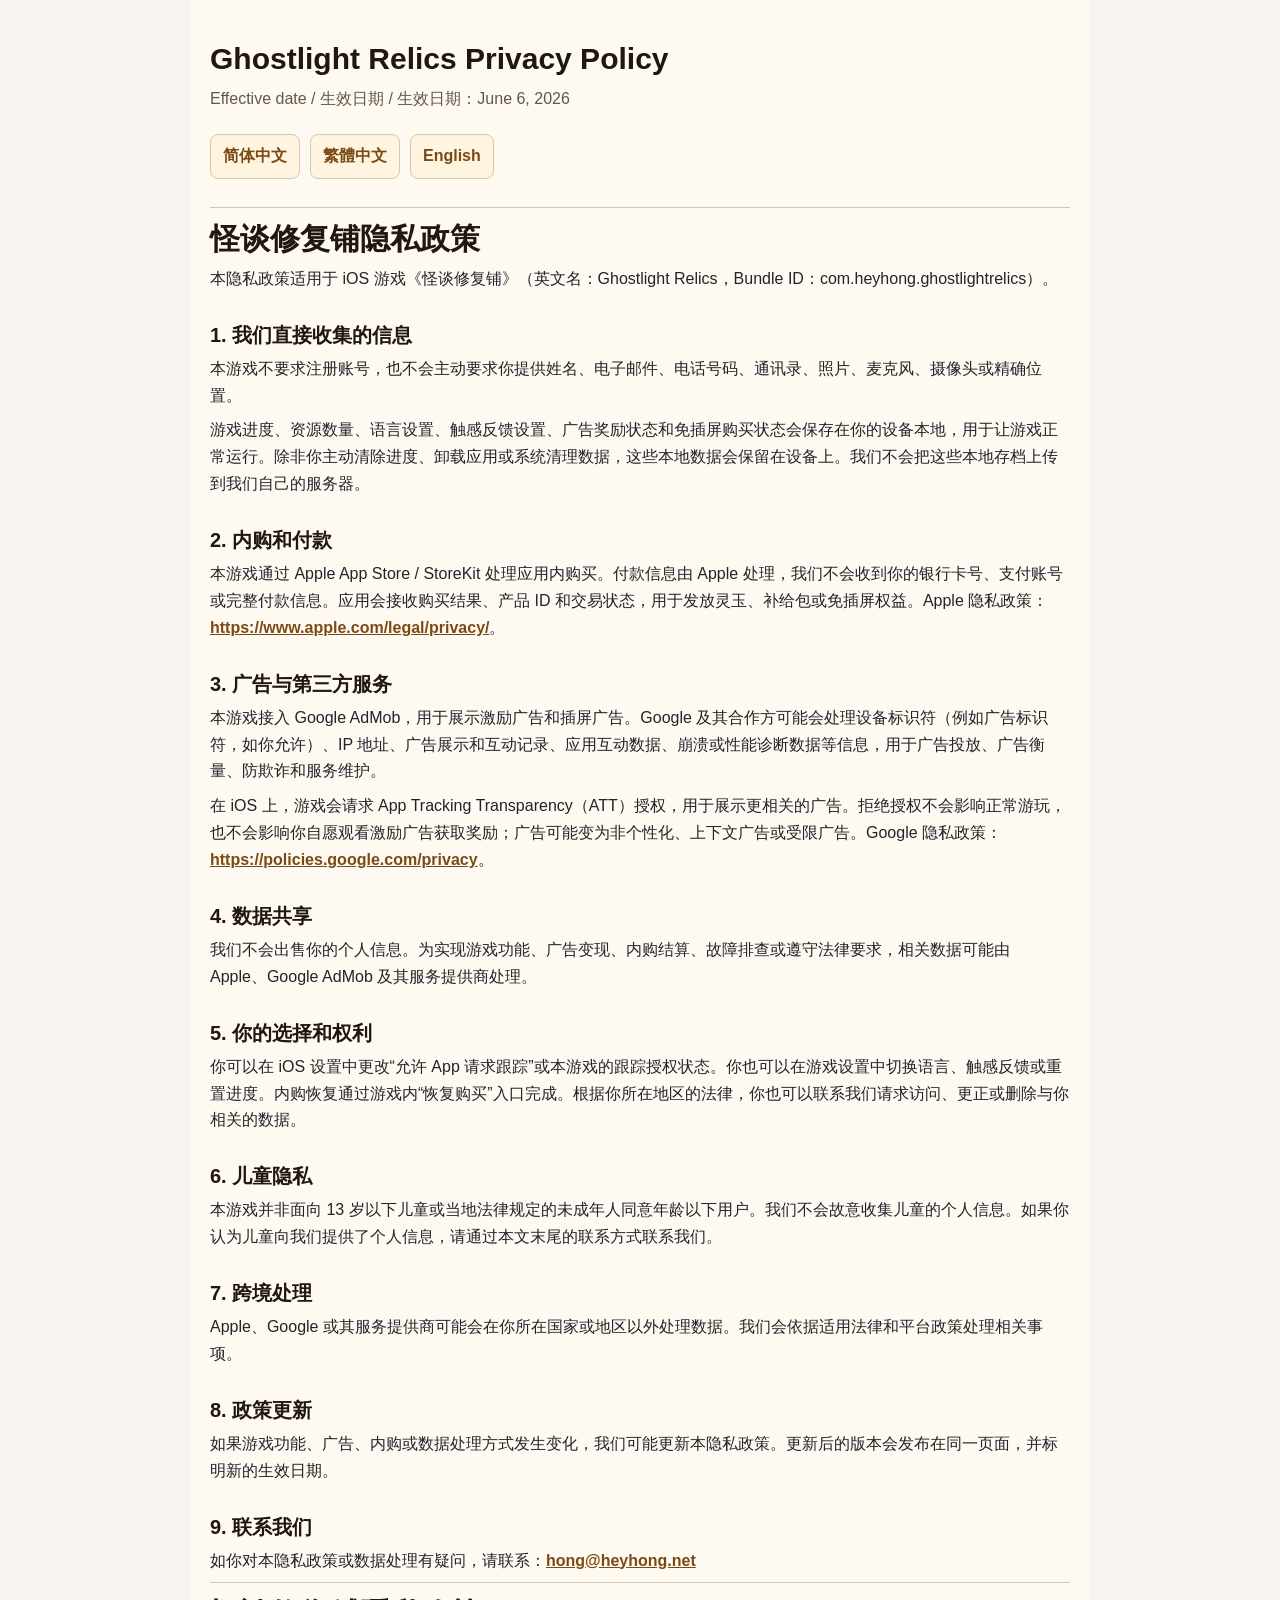
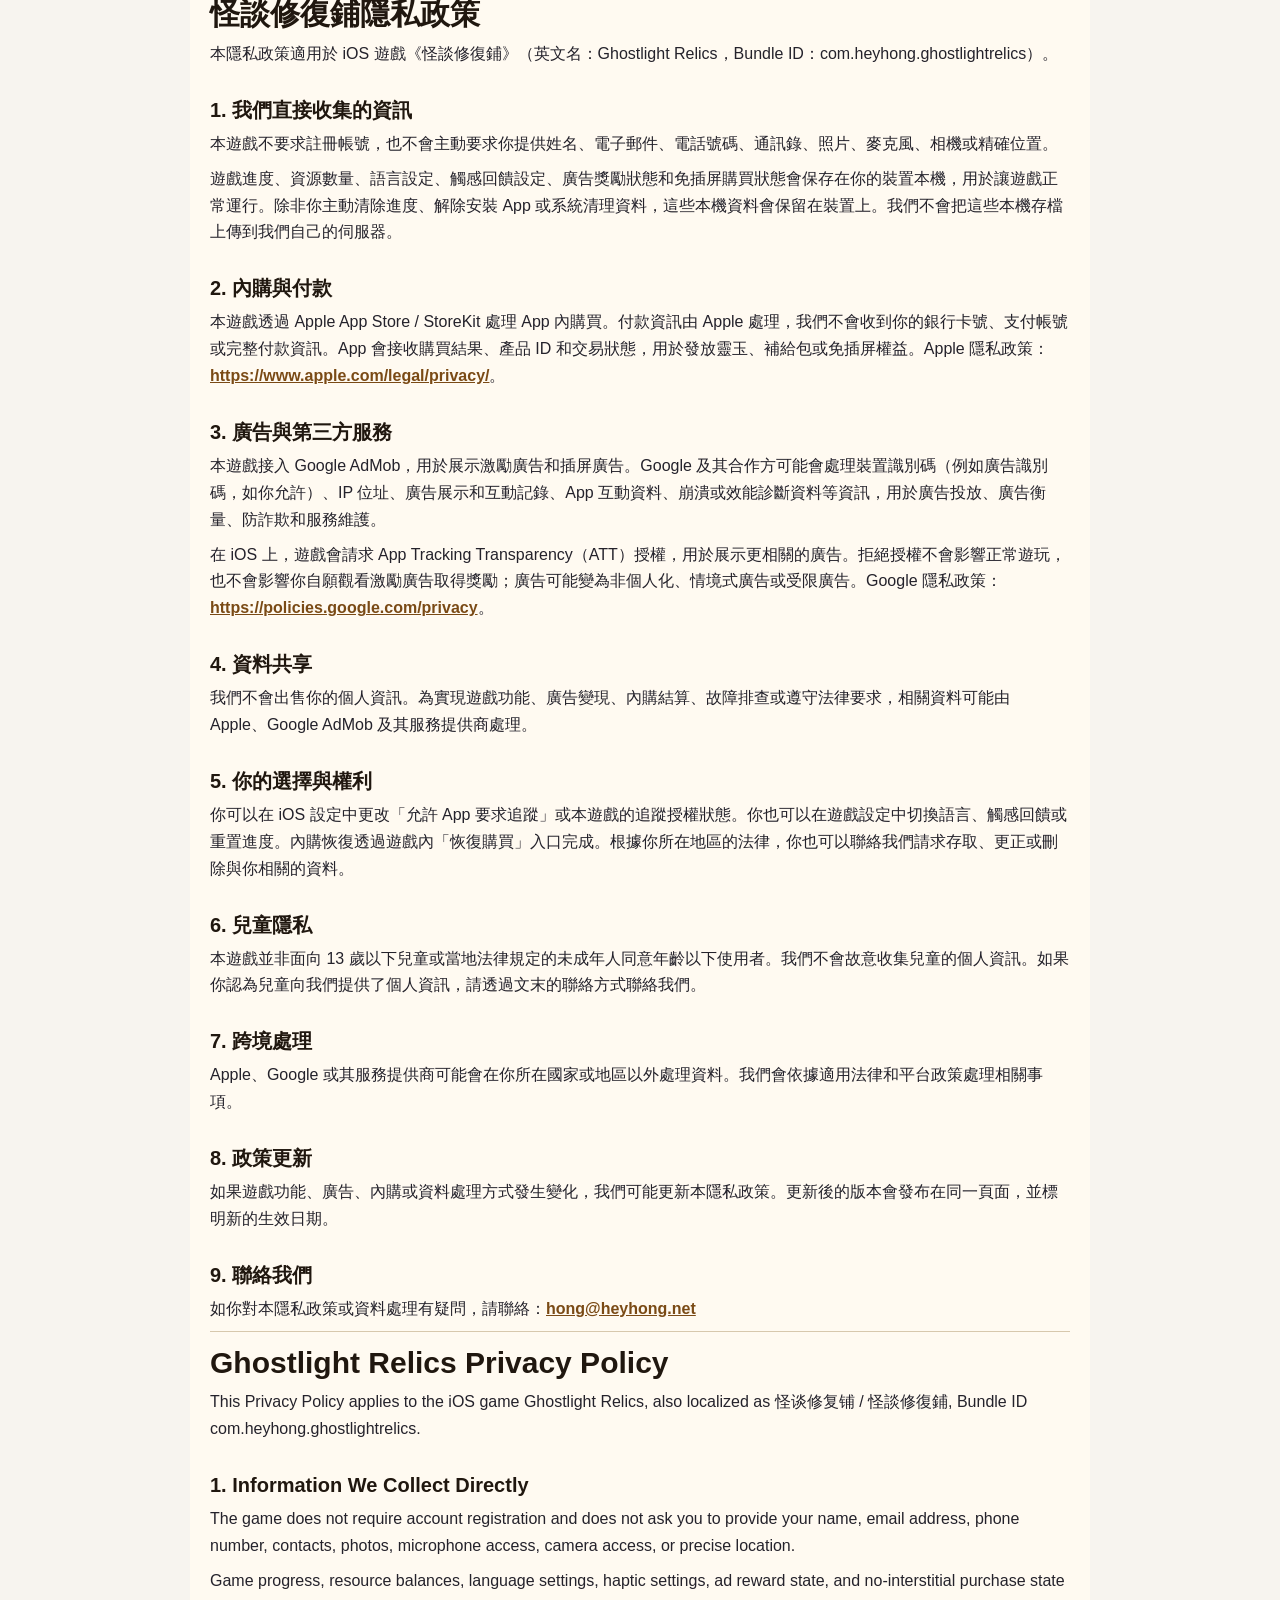
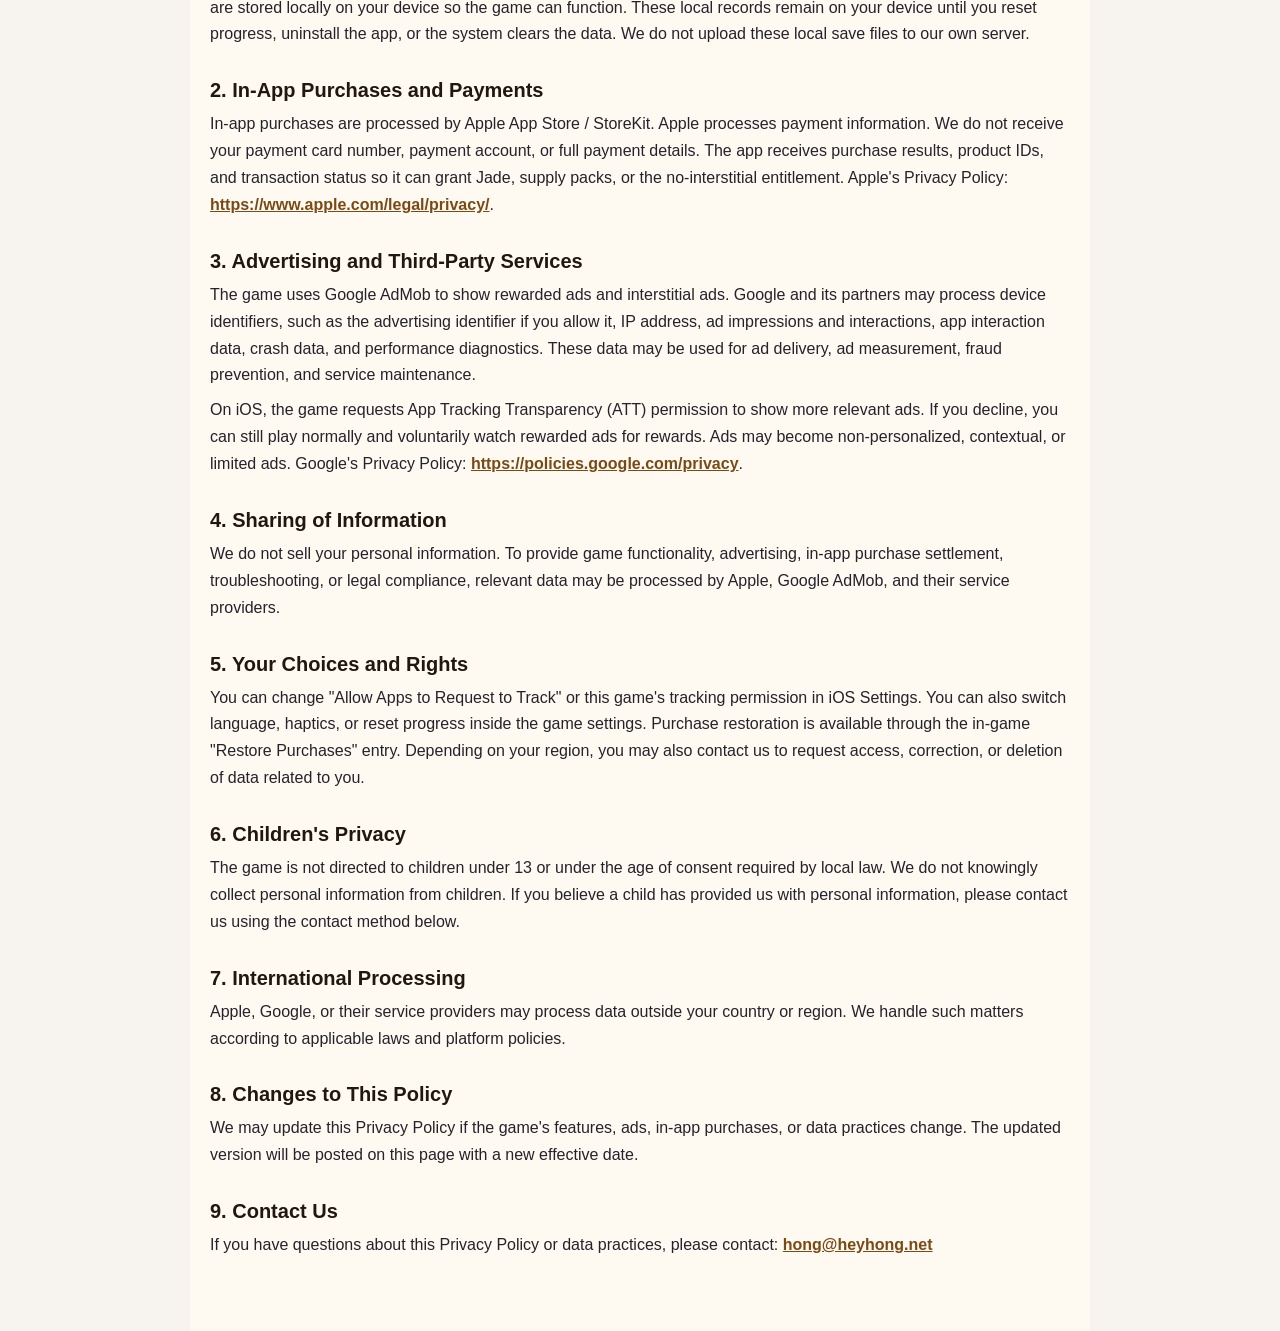
<file: ghostlight-relics/privacy/index.html>
<!doctype html>
<html lang="zh-Hans">
<head>
  <meta charset="utf-8">
  <meta name="viewport" content="width=device-width, initial-scale=1">
  <title>Ghostlight Relics Privacy Policy</title>
  <style>
    :root { color-scheme: light; --bg:#f7f4ef; --paper:#fffaf1; --ink:#20170f; --text:#24222b; --line:#d7c8ad; --accent:#7a4a15; }
    * { box-sizing: border-box; }
    body { margin: 0; font-family: -apple-system, BlinkMacSystemFont, "Segoe UI", "PingFang SC", "PingFang TC", sans-serif; line-height: 1.68; color: var(--text); background: var(--bg); }
    main { max-width: 900px; margin: 0 auto; padding: 40px 20px 64px; background: var(--paper); }
    h1, h2 { color: var(--ink); line-height: 1.25; }
    h1 { margin: 0 0 8px; font-size: 30px; }
    h2 { margin: 30px 0 8px; font-size: 20px; }
    p { margin: 8px 0; }
    a { color: var(--accent); font-weight: 700; }
    nav { display: flex; flex-wrap: wrap; gap: 10px; margin: 22px 0 28px; }
    nav a { padding: 8px 12px; border: 1px solid var(--line); border-radius: 8px; background: #fff4df; text-decoration: none; }
    section { padding-top: 12px; border-top: 1px solid var(--line); }
    .meta { color: #625849; }
  </style>
</head>
<body>
  <main>
    <h1>Ghostlight Relics Privacy Policy</h1>
    <p class="meta">Effective date / 生效日期 / 生效日期：June 6, 2026</p>
    <nav aria-label="Language">
      <a href="#zh-Hans">简体中文</a>
      <a href="#zh-Hant">繁體中文</a>
      <a href="#en">English</a>
    </nav>

    <section id="zh-Hans" lang="zh-Hans">
      <h1>怪谈修复铺隐私政策</h1>
      <p>本隐私政策适用于 iOS 游戏《怪谈修复铺》（英文名：Ghostlight Relics，Bundle ID：com.heyhong.ghostlightrelics）。</p>
      <h2>1. 我们直接收集的信息</h2>
      <p>本游戏不要求注册账号，也不会主动要求你提供姓名、电子邮件、电话号码、通讯录、照片、麦克风、摄像头或精确位置。</p>
      <p>游戏进度、资源数量、语言设置、触感反馈设置、广告奖励状态和免插屏购买状态会保存在你的设备本地，用于让游戏正常运行。除非你主动清除进度、卸载应用或系统清理数据，这些本地数据会保留在设备上。我们不会把这些本地存档上传到我们自己的服务器。</p>
      <h2>2. 内购和付款</h2>
      <p>本游戏通过 Apple App Store / StoreKit 处理应用内购买。付款信息由 Apple 处理，我们不会收到你的银行卡号、支付账号或完整付款信息。应用会接收购买结果、产品 ID 和交易状态，用于发放灵玉、补给包或免插屏权益。Apple 隐私政策：<a href="https://www.apple.com/legal/privacy/">https://www.apple.com/legal/privacy/</a>。</p>
      <h2>3. 广告与第三方服务</h2>
      <p>本游戏接入 Google AdMob，用于展示激励广告和插屏广告。Google 及其合作方可能会处理设备标识符（例如广告标识符，如你允许）、IP 地址、广告展示和互动记录、应用互动数据、崩溃或性能诊断数据等信息，用于广告投放、广告衡量、防欺诈和服务维护。</p>
      <p>在 iOS 上，游戏会请求 App Tracking Transparency（ATT）授权，用于展示更相关的广告。拒绝授权不会影响正常游玩，也不会影响你自愿观看激励广告获取奖励；广告可能变为非个性化、上下文广告或受限广告。Google 隐私政策：<a href="https://policies.google.com/privacy">https://policies.google.com/privacy</a>。</p>
      <h2>4. 数据共享</h2>
      <p>我们不会出售你的个人信息。为实现游戏功能、广告变现、内购结算、故障排查或遵守法律要求，相关数据可能由 Apple、Google AdMob 及其服务提供商处理。</p>
      <h2>5. 你的选择和权利</h2>
      <p>你可以在 iOS 设置中更改“允许 App 请求跟踪”或本游戏的跟踪授权状态。你也可以在游戏设置中切换语言、触感反馈或重置进度。内购恢复通过游戏内“恢复购买”入口完成。根据你所在地区的法律，你也可以联系我们请求访问、更正或删除与你相关的数据。</p>
      <h2>6. 儿童隐私</h2>
      <p>本游戏并非面向 13 岁以下儿童或当地法律规定的未成年人同意年龄以下用户。我们不会故意收集儿童的个人信息。如果你认为儿童向我们提供了个人信息，请通过本文末尾的联系方式联系我们。</p>
      <h2>7. 跨境处理</h2>
      <p>Apple、Google 或其服务提供商可能会在你所在国家或地区以外处理数据。我们会依据适用法律和平台政策处理相关事项。</p>
      <h2>8. 政策更新</h2>
      <p>如果游戏功能、广告、内购或数据处理方式发生变化，我们可能更新本隐私政策。更新后的版本会发布在同一页面，并标明新的生效日期。</p>
      <h2>9. 联系我们</h2>
      <p>如你对本隐私政策或数据处理有疑问，请联系：<a href="mailto:hong@heyhong.net">hong@heyhong.net</a></p>
    </section>

    <section id="zh-Hant" lang="zh-Hant">
      <h1>怪談修復鋪隱私政策</h1>
      <p>本隱私政策適用於 iOS 遊戲《怪談修復鋪》（英文名：Ghostlight Relics，Bundle ID：com.heyhong.ghostlightrelics）。</p>
      <h2>1. 我們直接收集的資訊</h2>
      <p>本遊戲不要求註冊帳號，也不會主動要求你提供姓名、電子郵件、電話號碼、通訊錄、照片、麥克風、相機或精確位置。</p>
      <p>遊戲進度、資源數量、語言設定、觸感回饋設定、廣告獎勵狀態和免插屏購買狀態會保存在你的裝置本機，用於讓遊戲正常運行。除非你主動清除進度、解除安裝 App 或系統清理資料，這些本機資料會保留在裝置上。我們不會把這些本機存檔上傳到我們自己的伺服器。</p>
      <h2>2. 內購與付款</h2>
      <p>本遊戲透過 Apple App Store / StoreKit 處理 App 內購買。付款資訊由 Apple 處理，我們不會收到你的銀行卡號、支付帳號或完整付款資訊。App 會接收購買結果、產品 ID 和交易狀態，用於發放靈玉、補給包或免插屏權益。Apple 隱私政策：<a href="https://www.apple.com/legal/privacy/">https://www.apple.com/legal/privacy/</a>。</p>
      <h2>3. 廣告與第三方服務</h2>
      <p>本遊戲接入 Google AdMob，用於展示激勵廣告和插屏廣告。Google 及其合作方可能會處理裝置識別碼（例如廣告識別碼，如你允許）、IP 位址、廣告展示和互動記錄、App 互動資料、崩潰或效能診斷資料等資訊，用於廣告投放、廣告衡量、防詐欺和服務維護。</p>
      <p>在 iOS 上，遊戲會請求 App Tracking Transparency（ATT）授權，用於展示更相關的廣告。拒絕授權不會影響正常遊玩，也不會影響你自願觀看激勵廣告取得獎勵；廣告可能變為非個人化、情境式廣告或受限廣告。Google 隱私政策：<a href="https://policies.google.com/privacy">https://policies.google.com/privacy</a>。</p>
      <h2>4. 資料共享</h2>
      <p>我們不會出售你的個人資訊。為實現遊戲功能、廣告變現、內購結算、故障排查或遵守法律要求，相關資料可能由 Apple、Google AdMob 及其服務提供商處理。</p>
      <h2>5. 你的選擇與權利</h2>
      <p>你可以在 iOS 設定中更改「允許 App 要求追蹤」或本遊戲的追蹤授權狀態。你也可以在遊戲設定中切換語言、觸感回饋或重置進度。內購恢復透過遊戲內「恢復購買」入口完成。根據你所在地區的法律，你也可以聯絡我們請求存取、更正或刪除與你相關的資料。</p>
      <h2>6. 兒童隱私</h2>
      <p>本遊戲並非面向 13 歲以下兒童或當地法律規定的未成年人同意年齡以下使用者。我們不會故意收集兒童的個人資訊。如果你認為兒童向我們提供了個人資訊，請透過文末的聯絡方式聯絡我們。</p>
      <h2>7. 跨境處理</h2>
      <p>Apple、Google 或其服務提供商可能會在你所在國家或地區以外處理資料。我們會依據適用法律和平台政策處理相關事項。</p>
      <h2>8. 政策更新</h2>
      <p>如果遊戲功能、廣告、內購或資料處理方式發生變化，我們可能更新本隱私政策。更新後的版本會發布在同一頁面，並標明新的生效日期。</p>
      <h2>9. 聯絡我們</h2>
      <p>如你對本隱私政策或資料處理有疑問，請聯絡：<a href="mailto:hong@heyhong.net">hong@heyhong.net</a></p>
    </section>

    <section id="en" lang="en">
      <h1>Ghostlight Relics Privacy Policy</h1>
      <p>This Privacy Policy applies to the iOS game Ghostlight Relics, also localized as 怪谈修复铺 / 怪談修復鋪, Bundle ID com.heyhong.ghostlightrelics.</p>
      <h2>1. Information We Collect Directly</h2>
      <p>The game does not require account registration and does not ask you to provide your name, email address, phone number, contacts, photos, microphone access, camera access, or precise location.</p>
      <p>Game progress, resource balances, language settings, haptic settings, ad reward state, and no-interstitial purchase state are stored locally on your device so the game can function. These local records remain on your device until you reset progress, uninstall the app, or the system clears the data. We do not upload these local save files to our own server.</p>
      <h2>2. In-App Purchases and Payments</h2>
      <p>In-app purchases are processed by Apple App Store / StoreKit. Apple processes payment information. We do not receive your payment card number, payment account, or full payment details. The app receives purchase results, product IDs, and transaction status so it can grant Jade, supply packs, or the no-interstitial entitlement. Apple's Privacy Policy: <a href="https://www.apple.com/legal/privacy/">https://www.apple.com/legal/privacy/</a>.</p>
      <h2>3. Advertising and Third-Party Services</h2>
      <p>The game uses Google AdMob to show rewarded ads and interstitial ads. Google and its partners may process device identifiers, such as the advertising identifier if you allow it, IP address, ad impressions and interactions, app interaction data, crash data, and performance diagnostics. These data may be used for ad delivery, ad measurement, fraud prevention, and service maintenance.</p>
      <p>On iOS, the game requests App Tracking Transparency (ATT) permission to show more relevant ads. If you decline, you can still play normally and voluntarily watch rewarded ads for rewards. Ads may become non-personalized, contextual, or limited ads. Google's Privacy Policy: <a href="https://policies.google.com/privacy">https://policies.google.com/privacy</a>.</p>
      <h2>4. Sharing of Information</h2>
      <p>We do not sell your personal information. To provide game functionality, advertising, in-app purchase settlement, troubleshooting, or legal compliance, relevant data may be processed by Apple, Google AdMob, and their service providers.</p>
      <h2>5. Your Choices and Rights</h2>
      <p>You can change "Allow Apps to Request to Track" or this game's tracking permission in iOS Settings. You can also switch language, haptics, or reset progress inside the game settings. Purchase restoration is available through the in-game "Restore Purchases" entry. Depending on your region, you may also contact us to request access, correction, or deletion of data related to you.</p>
      <h2>6. Children's Privacy</h2>
      <p>The game is not directed to children under 13 or under the age of consent required by local law. We do not knowingly collect personal information from children. If you believe a child has provided us with personal information, please contact us using the contact method below.</p>
      <h2>7. International Processing</h2>
      <p>Apple, Google, or their service providers may process data outside your country or region. We handle such matters according to applicable laws and platform policies.</p>
      <h2>8. Changes to This Policy</h2>
      <p>We may update this Privacy Policy if the game's features, ads, in-app purchases, or data practices change. The updated version will be posted on this page with a new effective date.</p>
      <h2>9. Contact Us</h2>
      <p>If you have questions about this Privacy Policy or data practices, please contact: <a href="mailto:hong@heyhong.net">hong@heyhong.net</a></p>
    </section>
  </main>
</body>
</html>
</file>
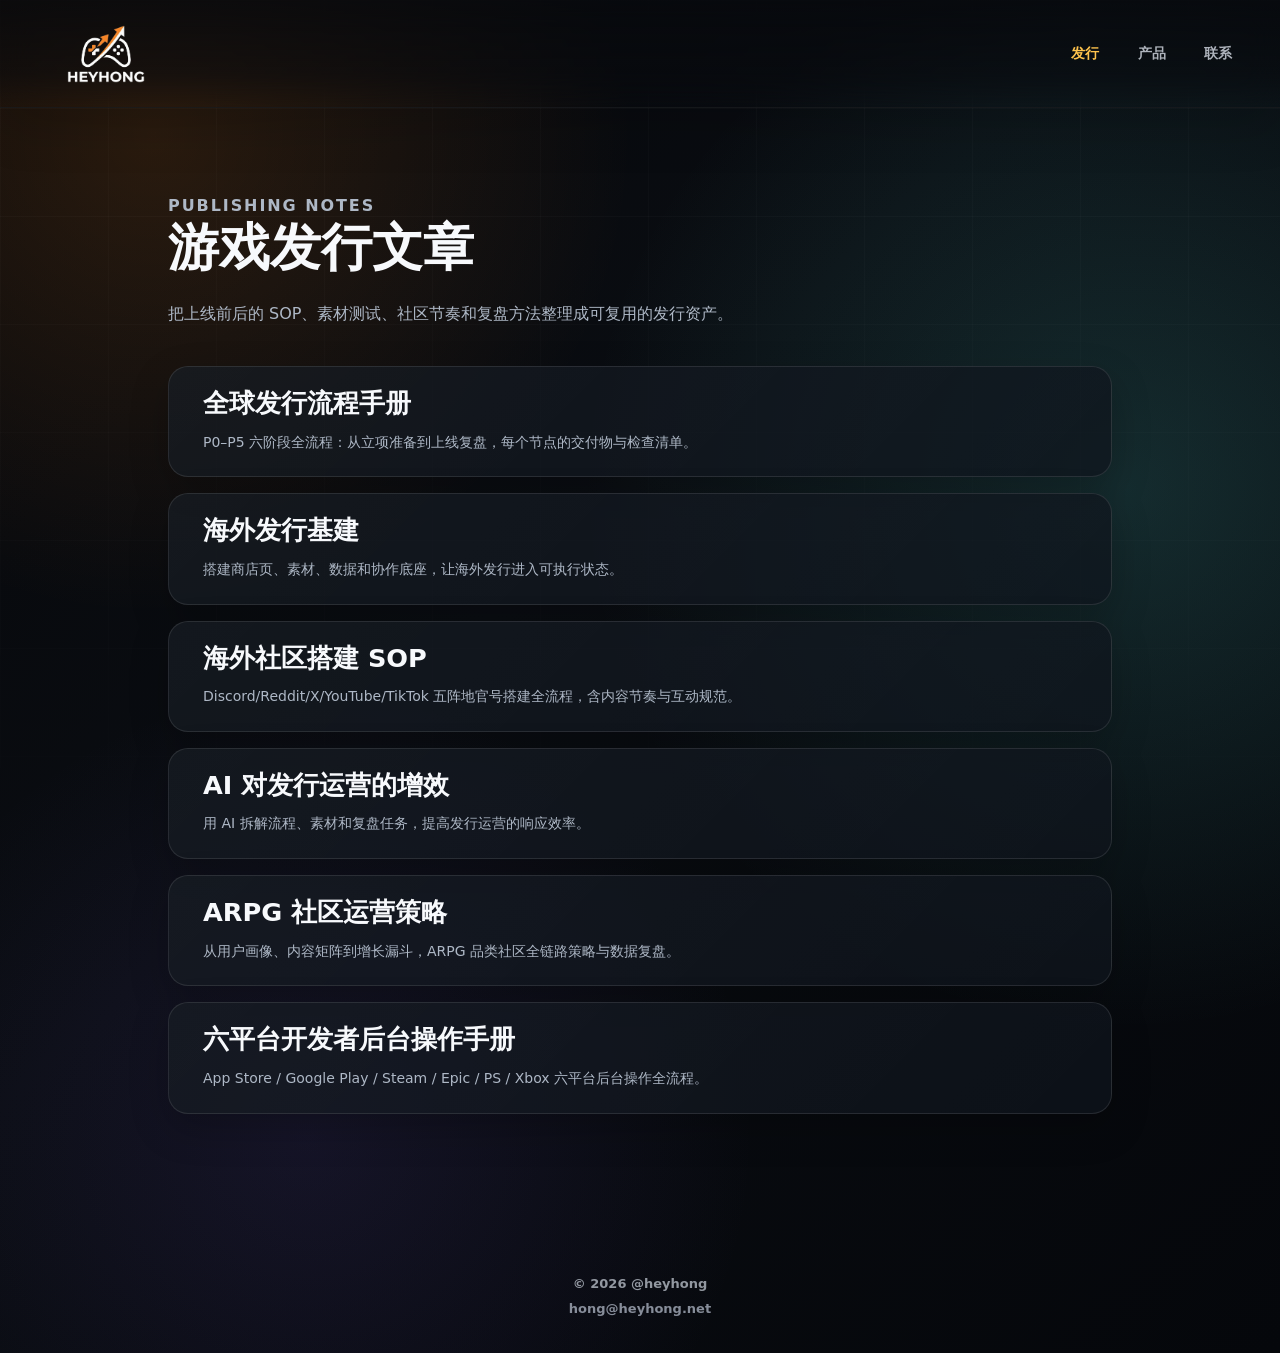
<file: articles.html>
<!doctype html>
<html lang="zh-CN">
  <head>
    <meta charset="UTF-8" />
    <meta name="viewport" content="width=device-width, initial-scale=1.0" />
    <title>发行文章 | HEYHONG</title>
    <link rel="stylesheet" href="article-pages.css" />
  </head>
  <body class="article-list-page">
    <header class="header">
      <a class="brand" href="index.html" aria-label="HEYHONG 首页">
        <img src="assets/logo.png" alt="HEYHONG" />
      </a>
      <nav class="nav" aria-label="主导航">
        <a href="articles.html" aria-current="page">发行</a>
        <a href="index.html#games">产品</a>
        <a href="#contact">联系</a>
      </nav>
    </header>

    <main>
      <section class="shell page-hero">
        <p class="eyebrow">Publishing Notes</p>
        <h1>游戏发行文章</h1>
        <p>把上线前后的 SOP、素材测试、社区节奏和复盘方法整理成可复用的发行资产。</p>
      </section>

      <section class="shell">
        <div class="article-grid">
          <a
            class="article-card"
            href="article-publish-flow.html"
            style="--tone-a: #172533; --tone-b: #53301a; --image: url('assets/articles/article-01.jpg')"
          >
            <div class="article-card-content">
              <h2>全球发行流程手册</h2>
              <p>P0–P5 六阶段全流程：从立项准备到上线复盘，每个节点的交付物与检查清单。</p>
            </div>
          </a>

          <a
            class="article-card"
            href="article-overseas-infra.html"
            style="--tone-a: #162d2a; --tone-b: #38432b; --image: url('assets/articles/article-02.jpg')"
          >
            <div class="article-card-content">
              <h2>海外发行基建</h2>
              <p>搭建商店页、素材、数据和协作底座，让海外发行进入可执行状态。</p>
            </div>
          </a>

          <a
            class="article-card"
            href="article-community-sop.html"
            style="--tone-a: #241a33; --tone-b: #12343a; --image: url('assets/articles/article-03.jpg')"
          >
            <div class="article-card-content">
              <h2>海外社区搭建 SOP</h2>
              <p>Discord/Reddit/X/YouTube/TikTok 五阵地官号搭建全流程，含内容节奏与互动规范。</p>
            </div>
          </a>

          <a
            class="article-card"
            href="article-ai-ops.html"
            style="--tone-a: #2a2436; --tone-b: #594026; --image: url('assets/articles/article-04.jpg')"
          >
            <div class="article-card-content">
              <h2>AI 对发行运营的增效</h2>
              <p>用 AI 拆解流程、素材和复盘任务，提高发行运营的响应效率。</p>
            </div>
          </a>

          <a
            class="article-card"
            href="article-arpg-strategy.html"
            style="--tone-a: #2d1a2e; --tone-b: #1a3045; --image: url('assets/articles/article-05.jpg')"
          >
            <div class="article-card-content">
              <h2>ARPG 社区运营策略</h2>
              <p>从用户画像、内容矩阵到增长漏斗，ARPG 品类社区全链路策略与数据复盘。</p>
            </div>
          </a>

          <a
            class="article-card"
            href="article-platform-ops.html"
            style="--tone-a: #1c2433; --tone-b: #2a1f0e; --image: url('assets/articles/article-06.jpg')"
          >
            <div class="article-card-content">
              <h2>六平台开发者后台操作手册</h2>
              <p>App Store / Google Play / Steam / Epic / PS / Xbox 六平台后台操作全流程。</p>
            </div>
          </a>
        </div>
      </section>
    </main>

    <footer id="contact" class="footer">
      <div>© 2026 @heyhong</div>
      <a href="mailto:hong@heyhong.net">hong@heyhong.net</a>
    </footer>
  </body>
</html>
</file>
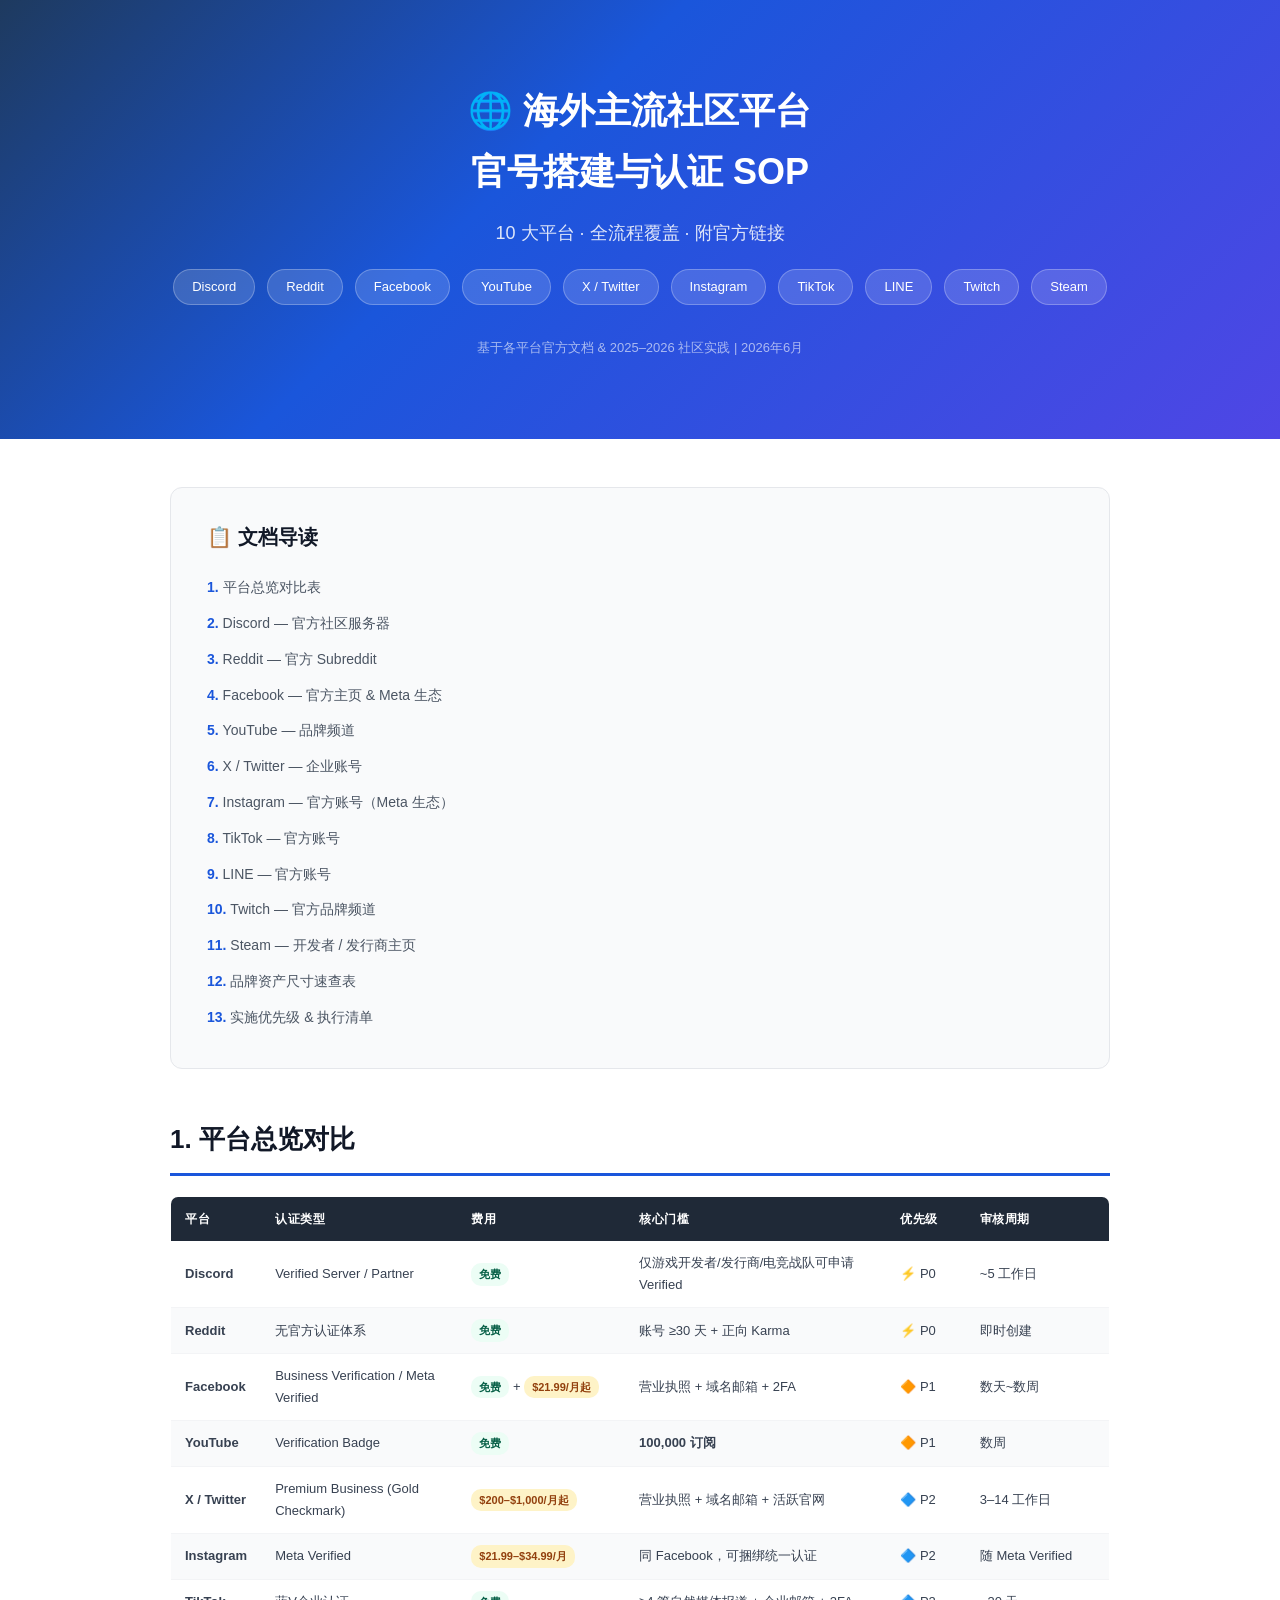
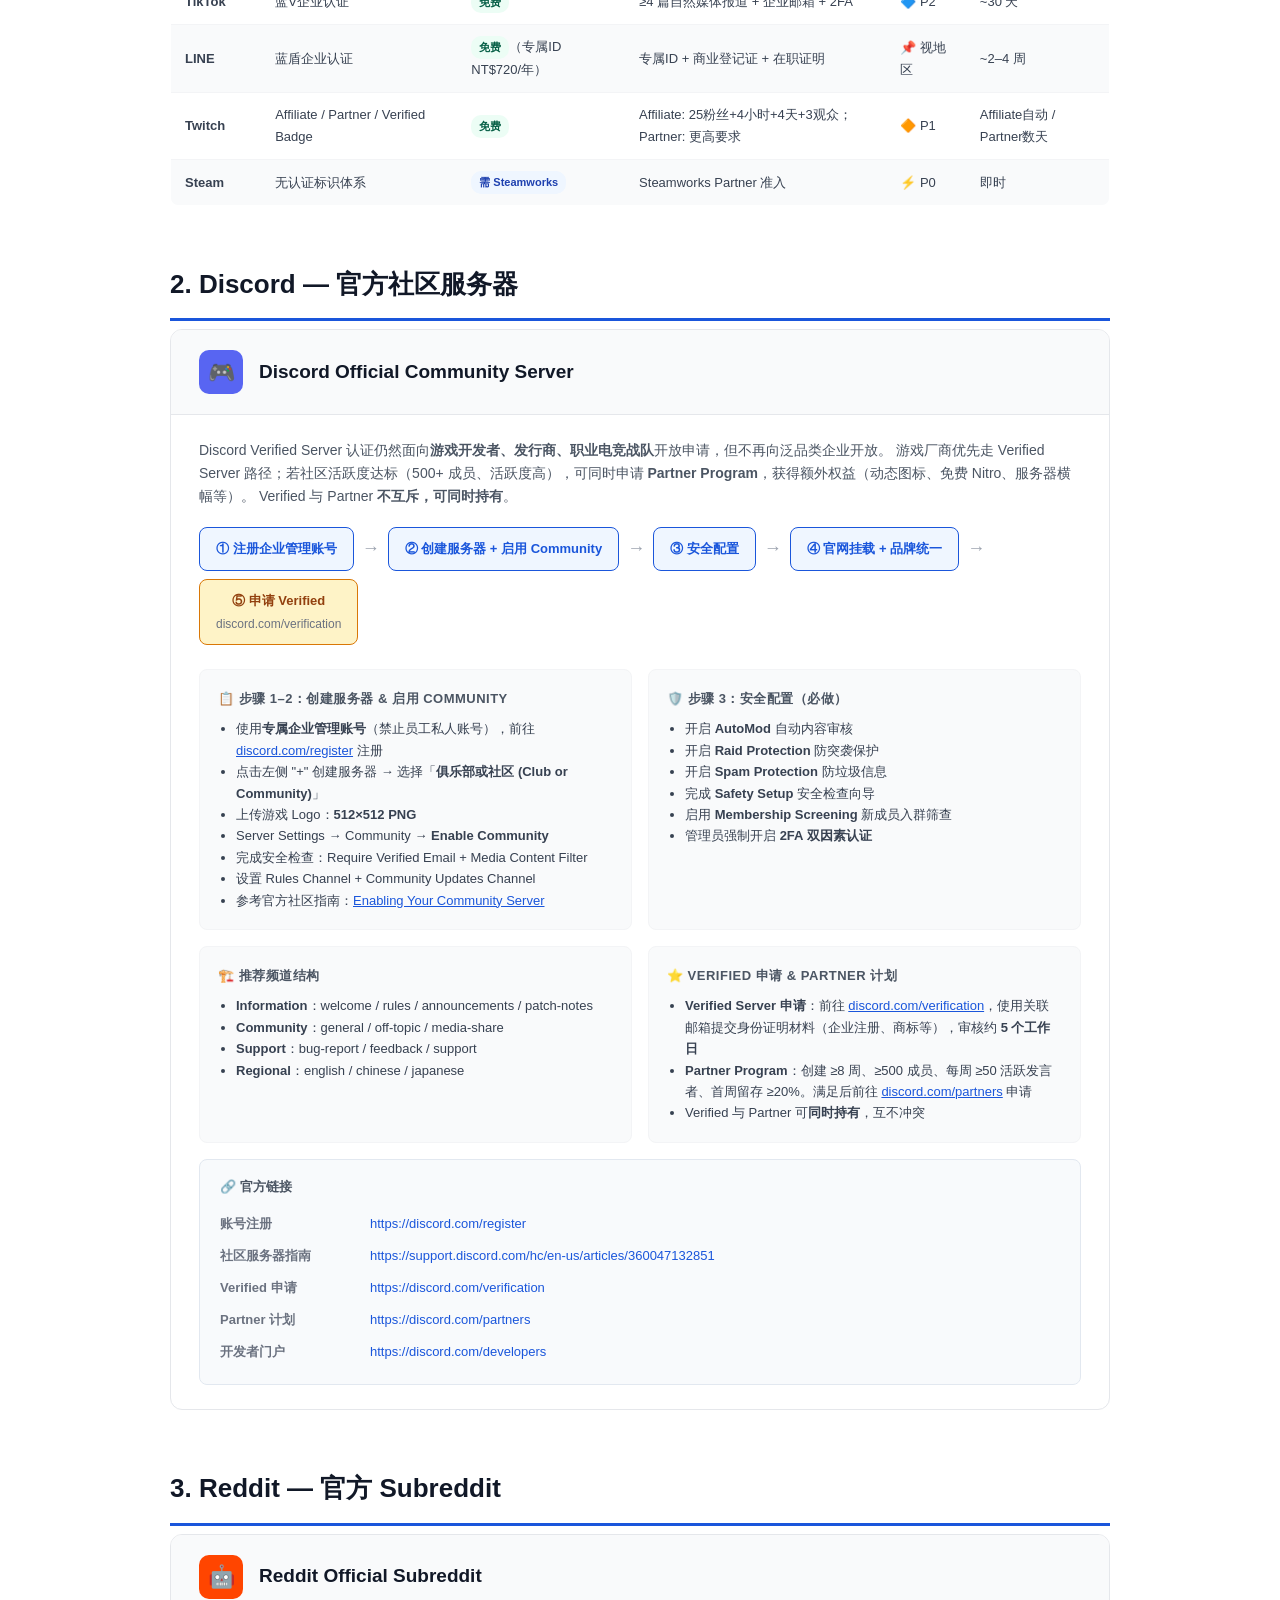
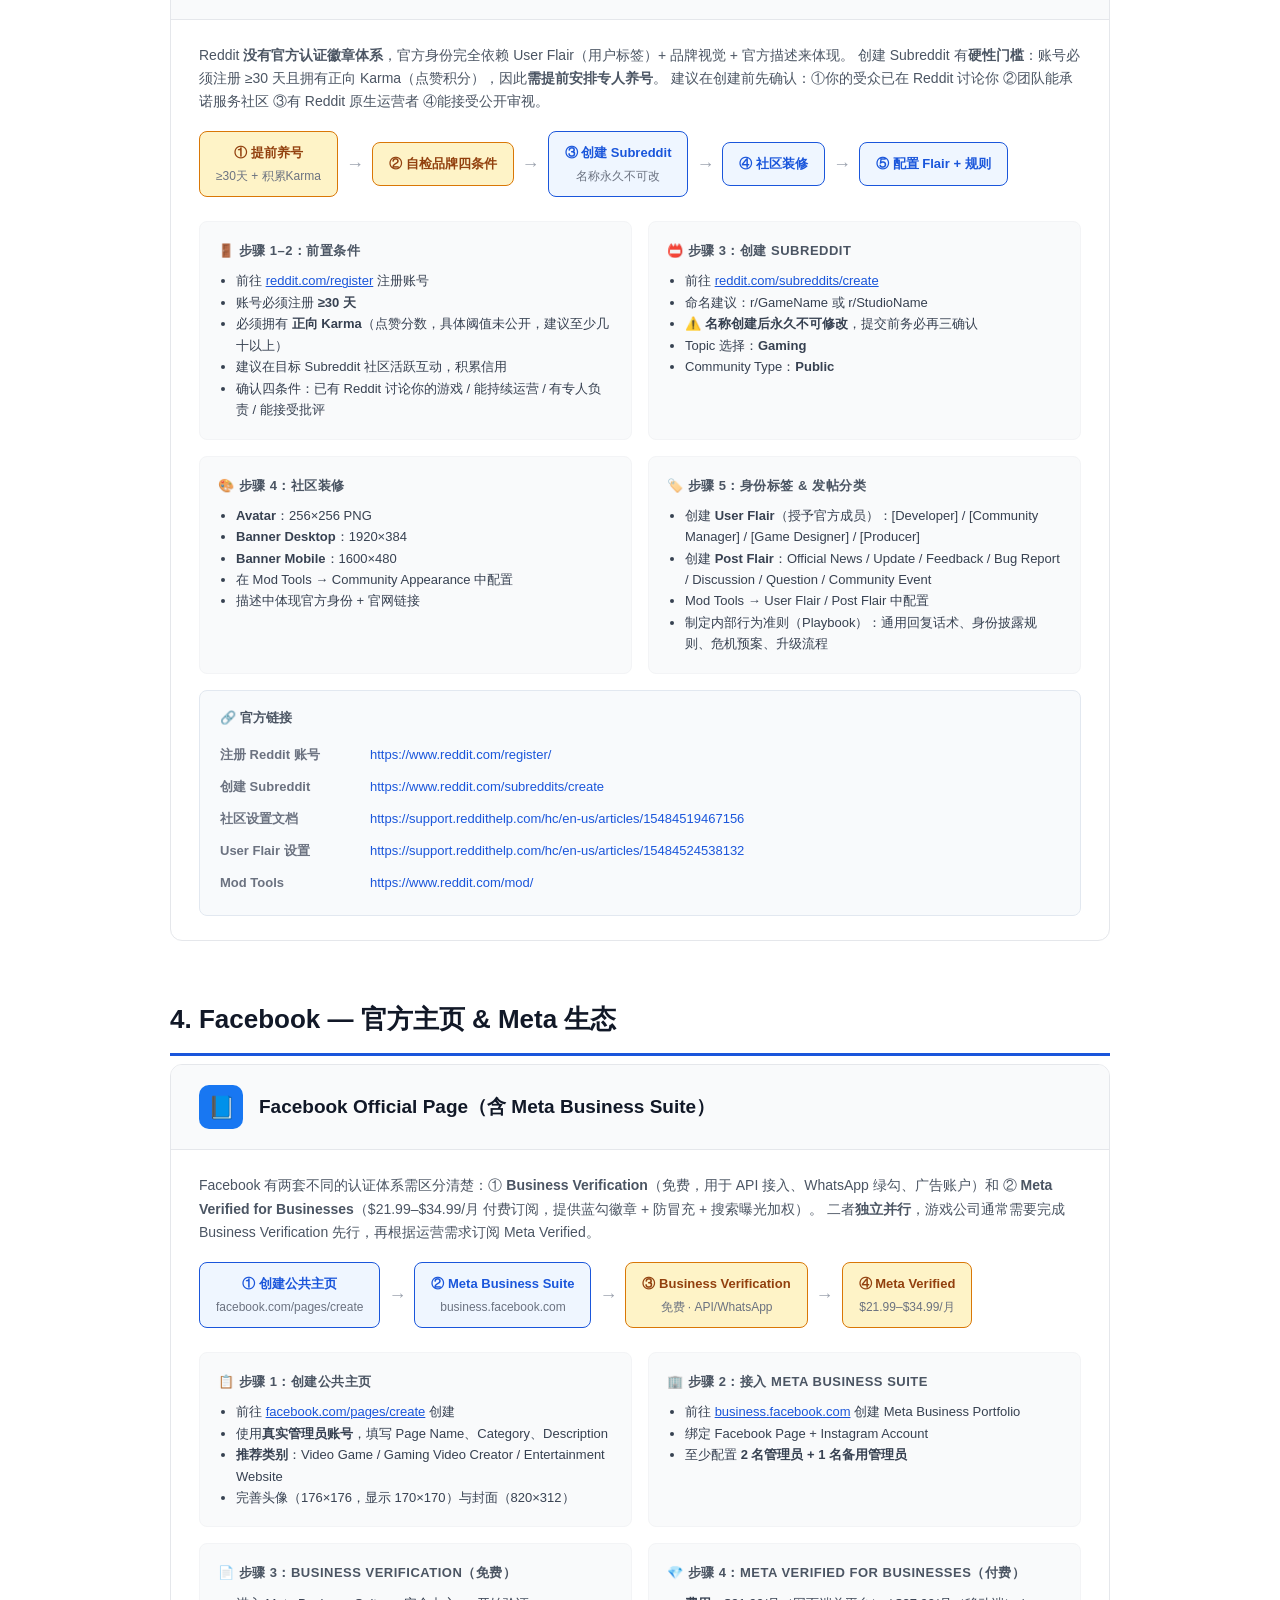
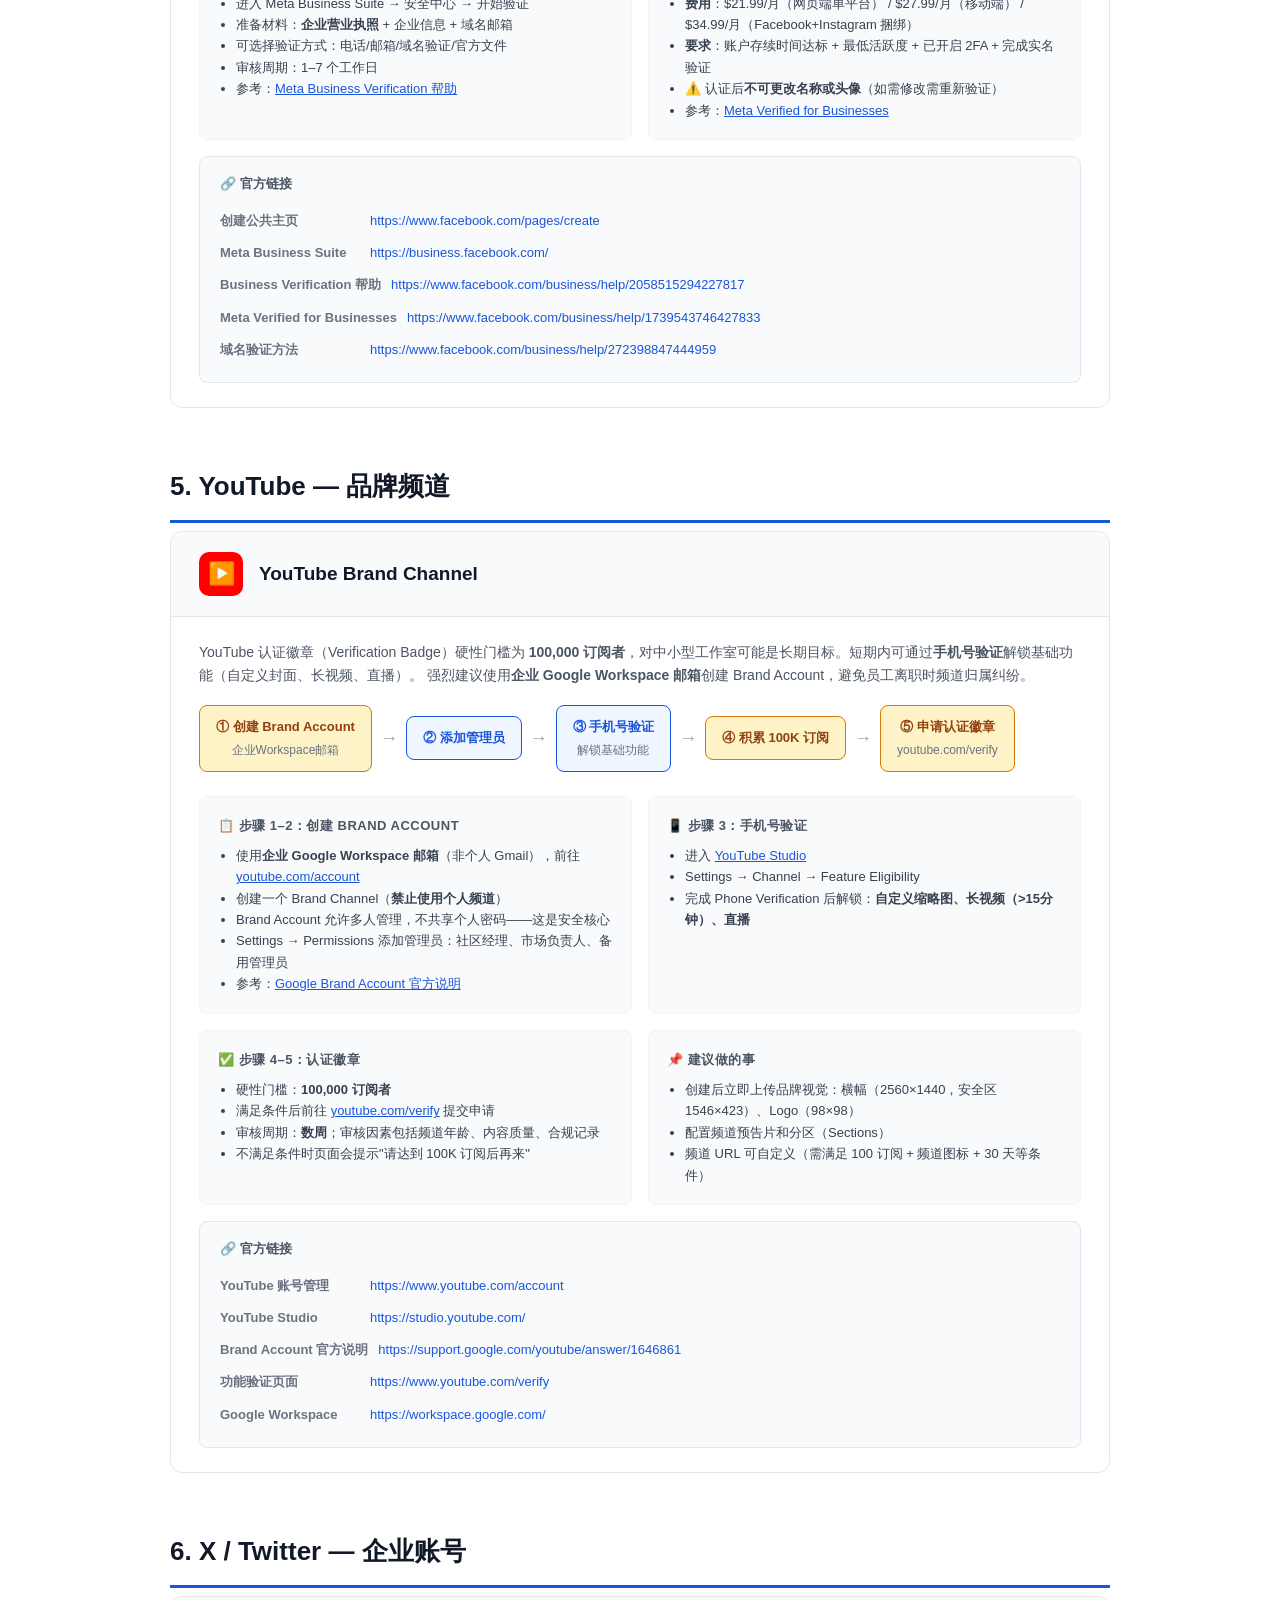
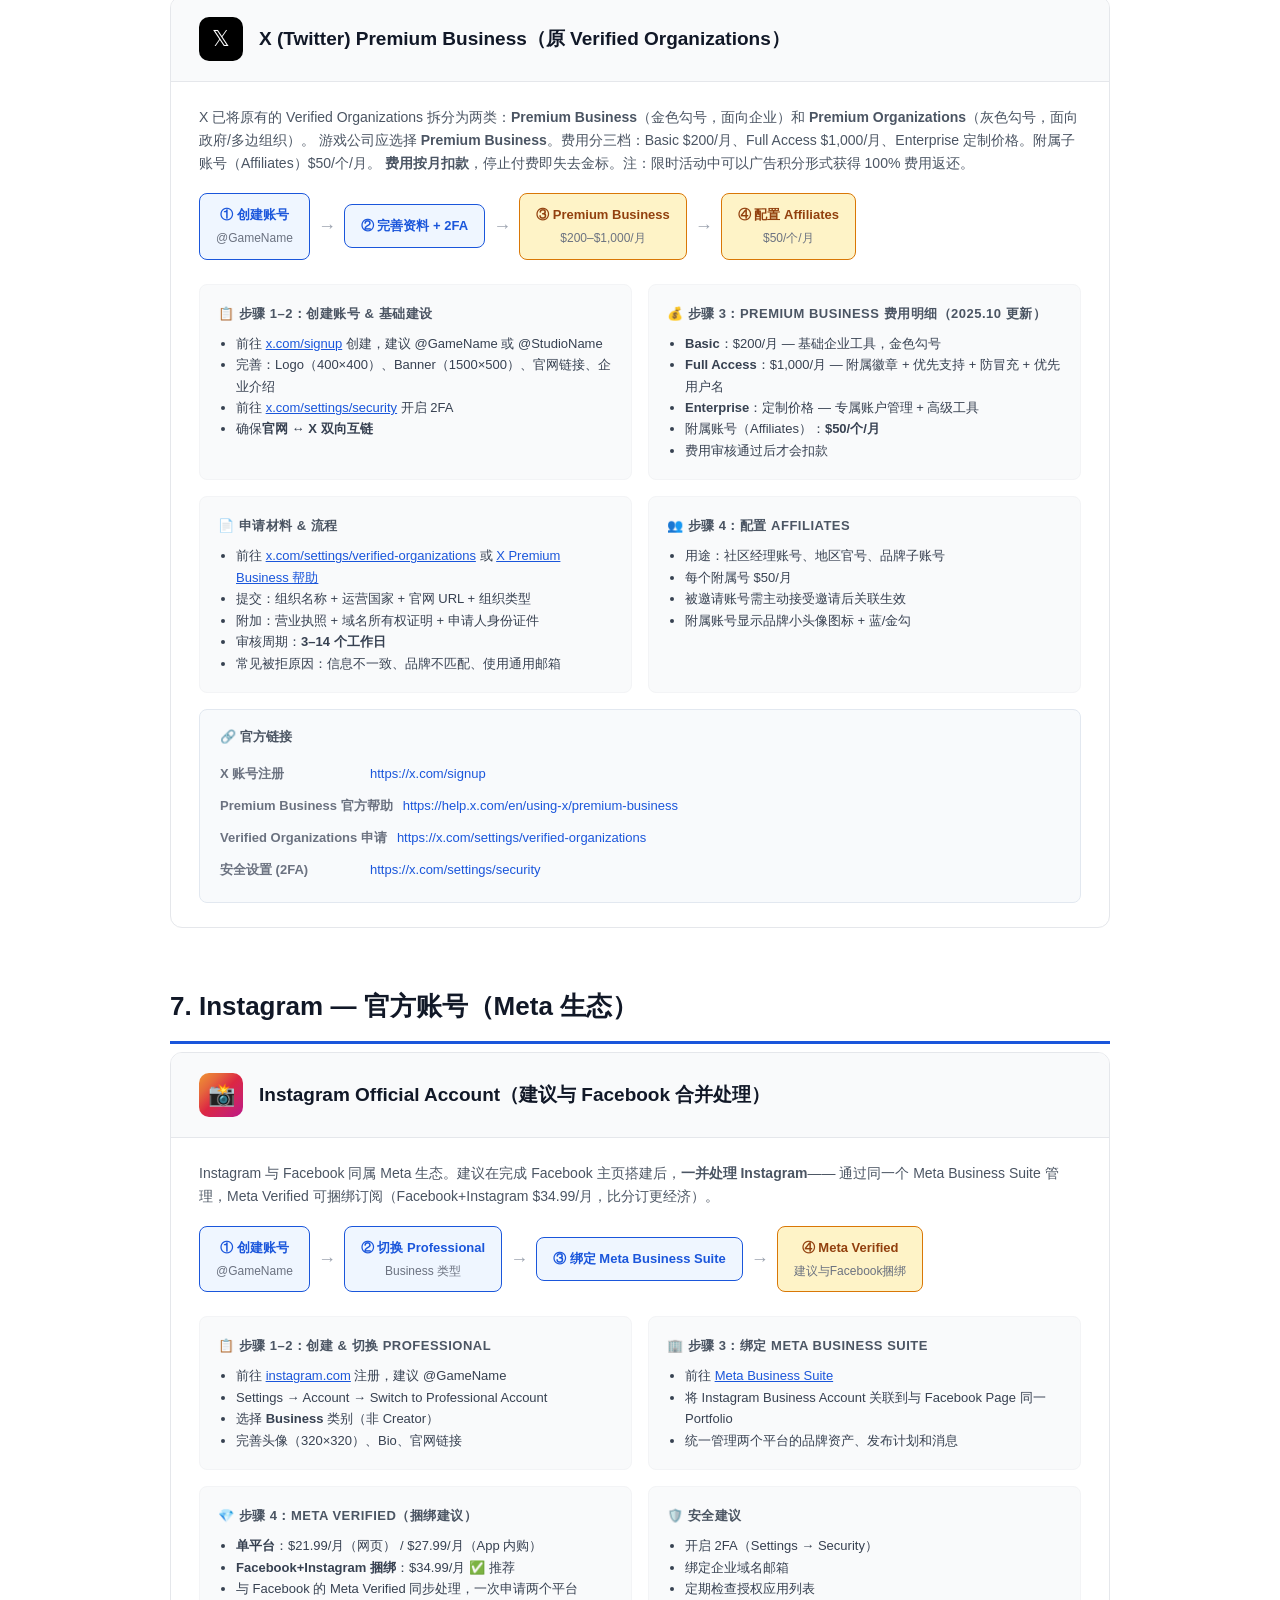
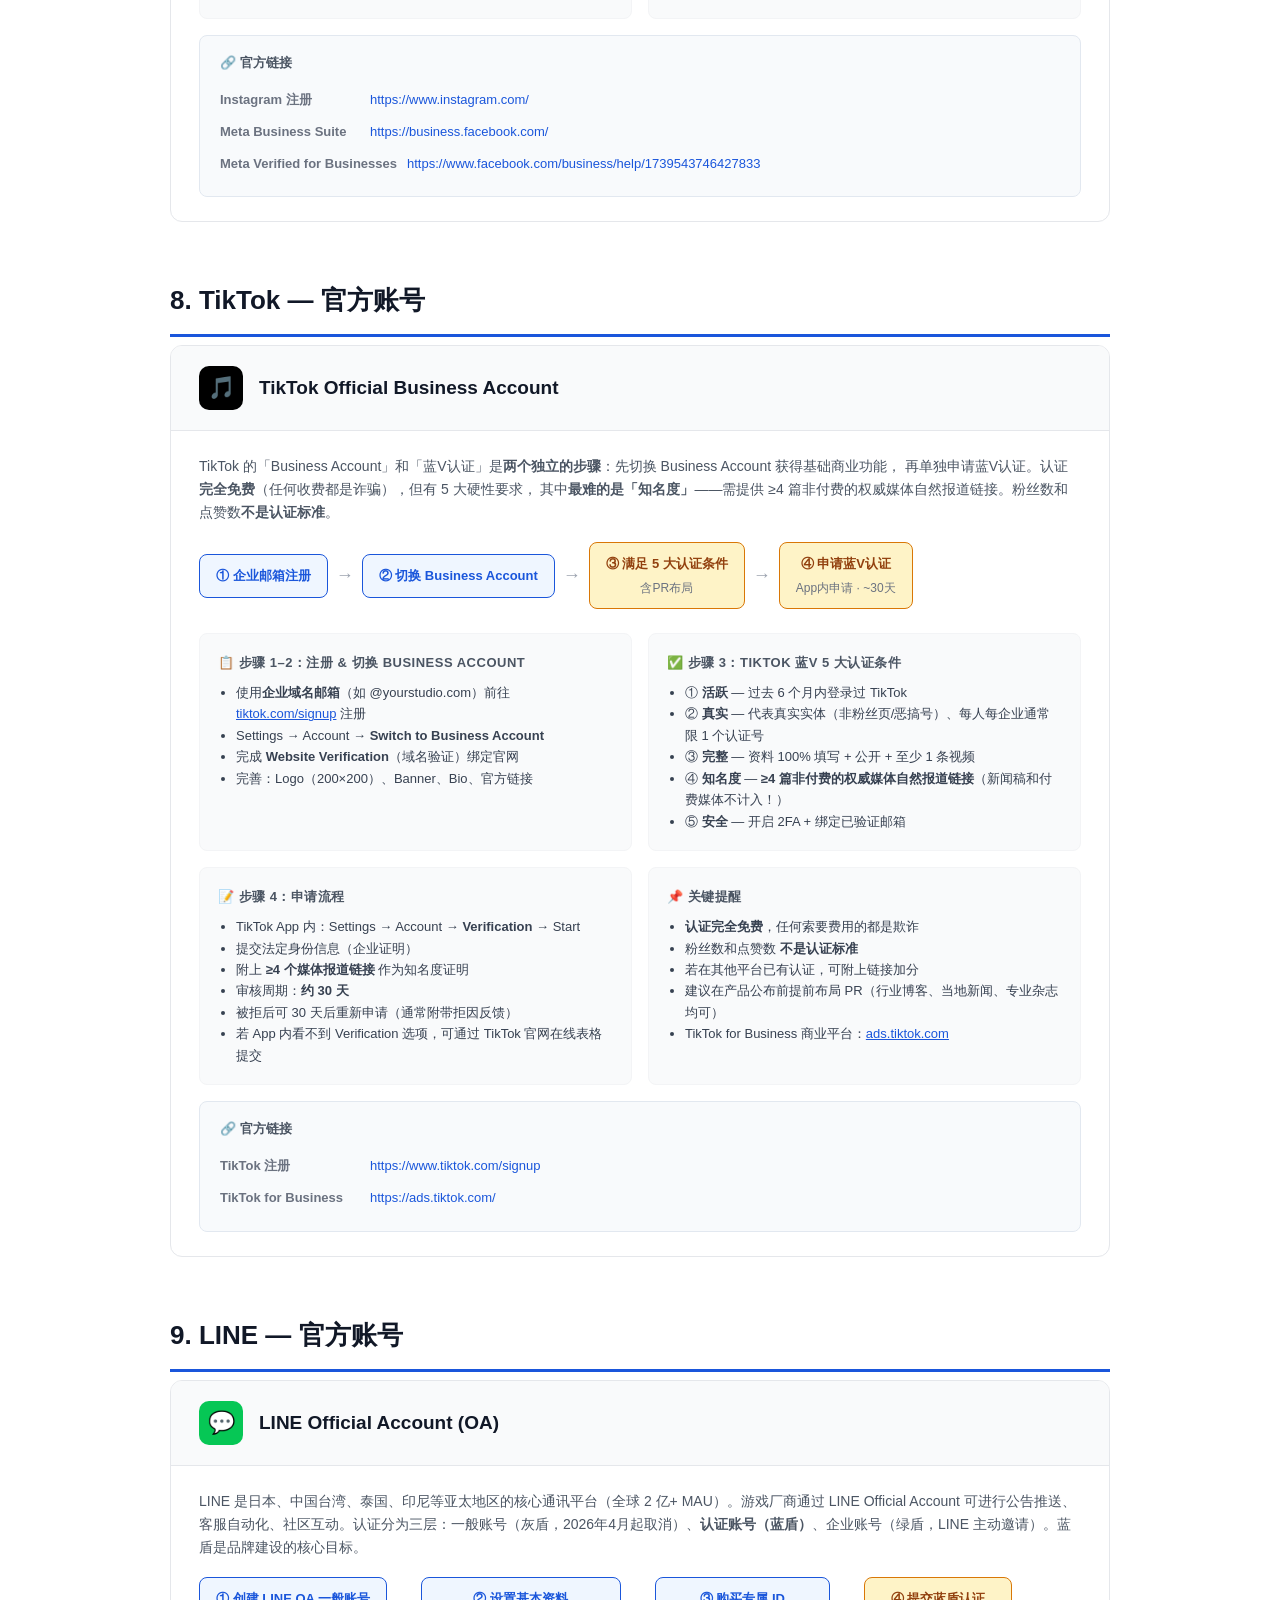
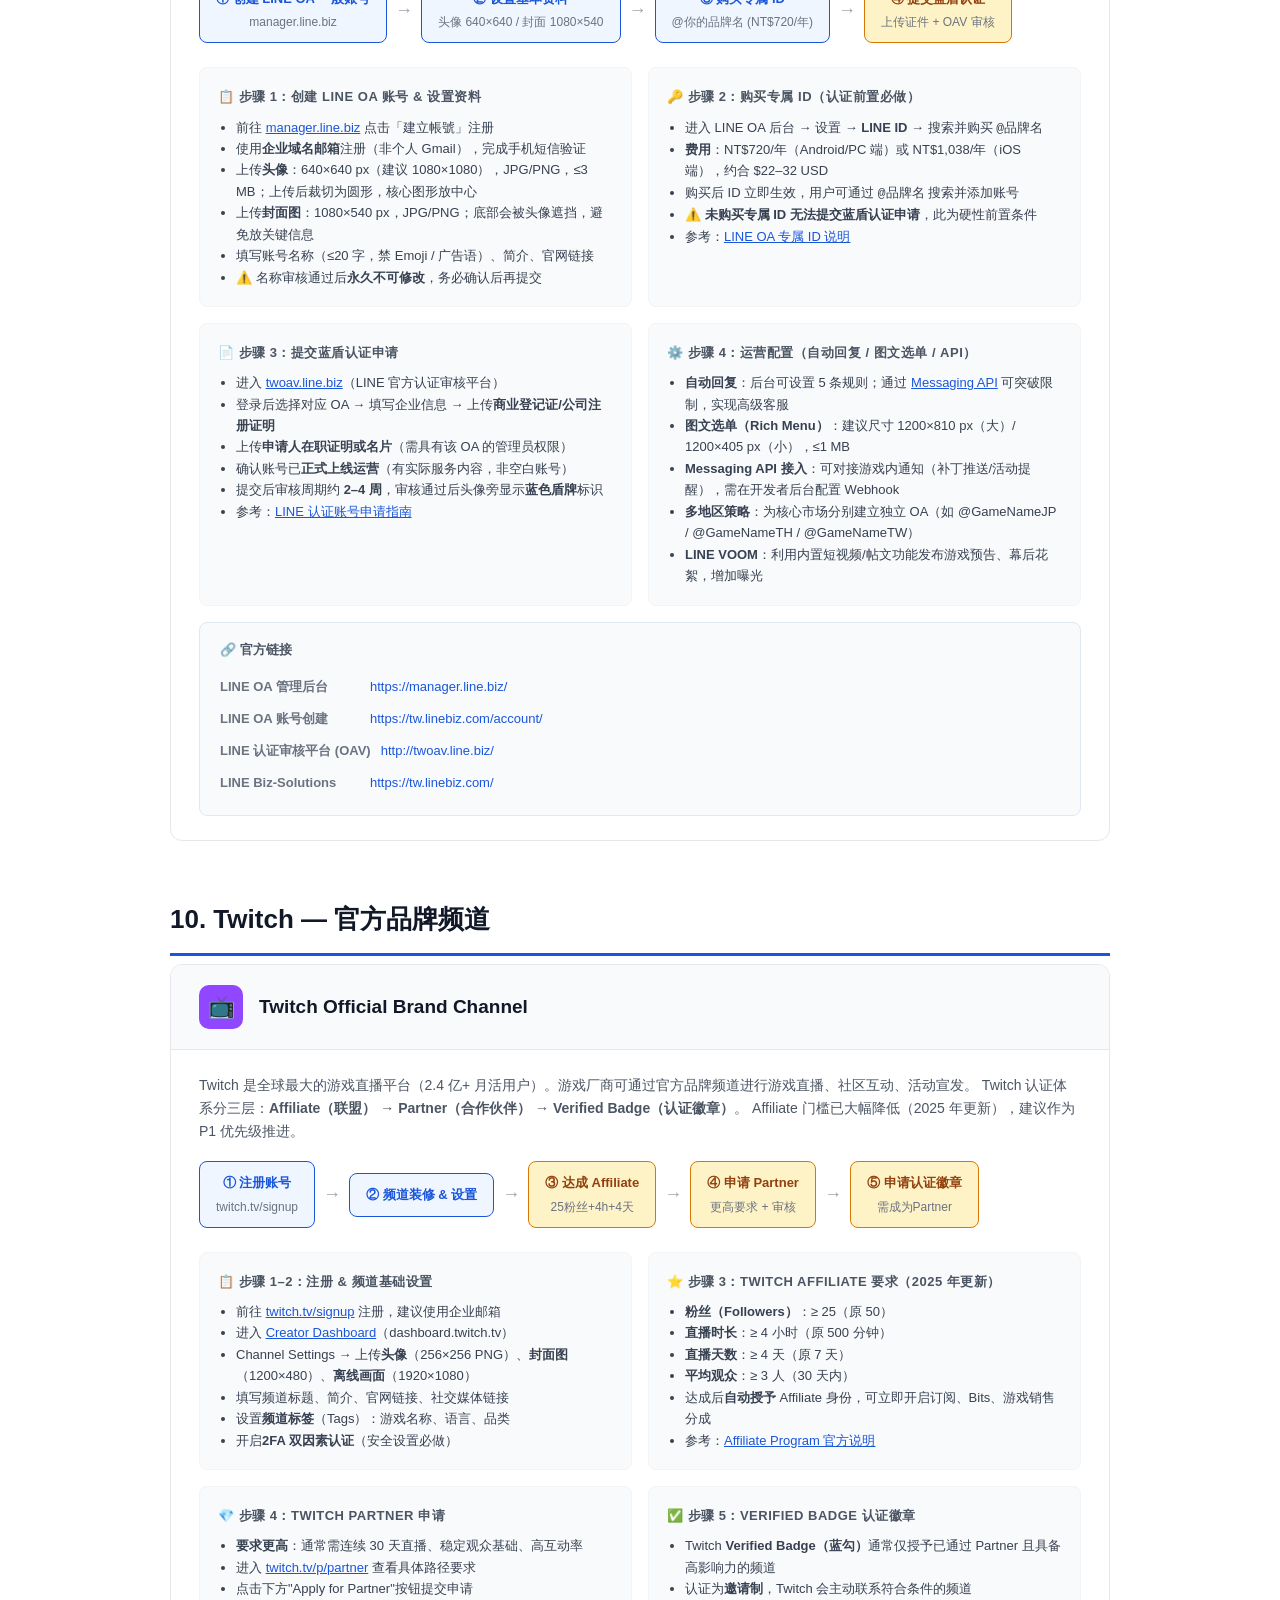
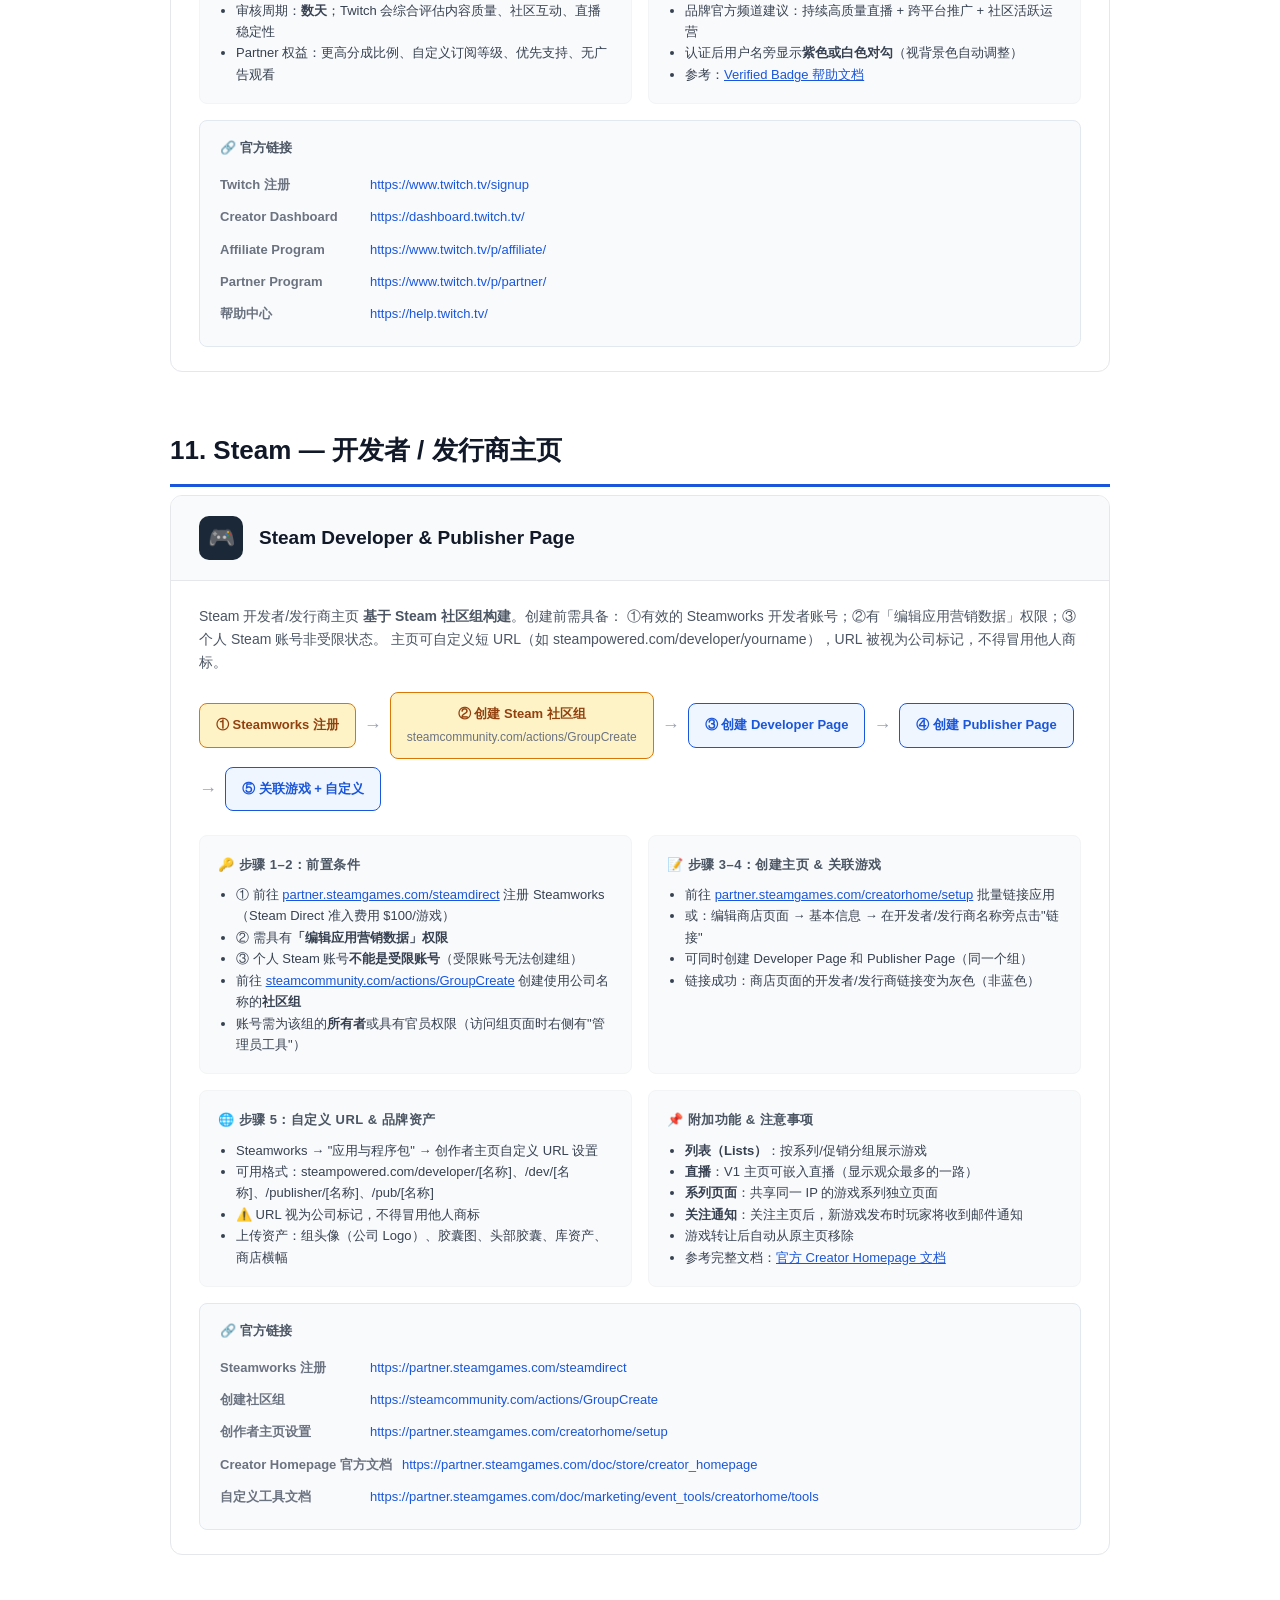
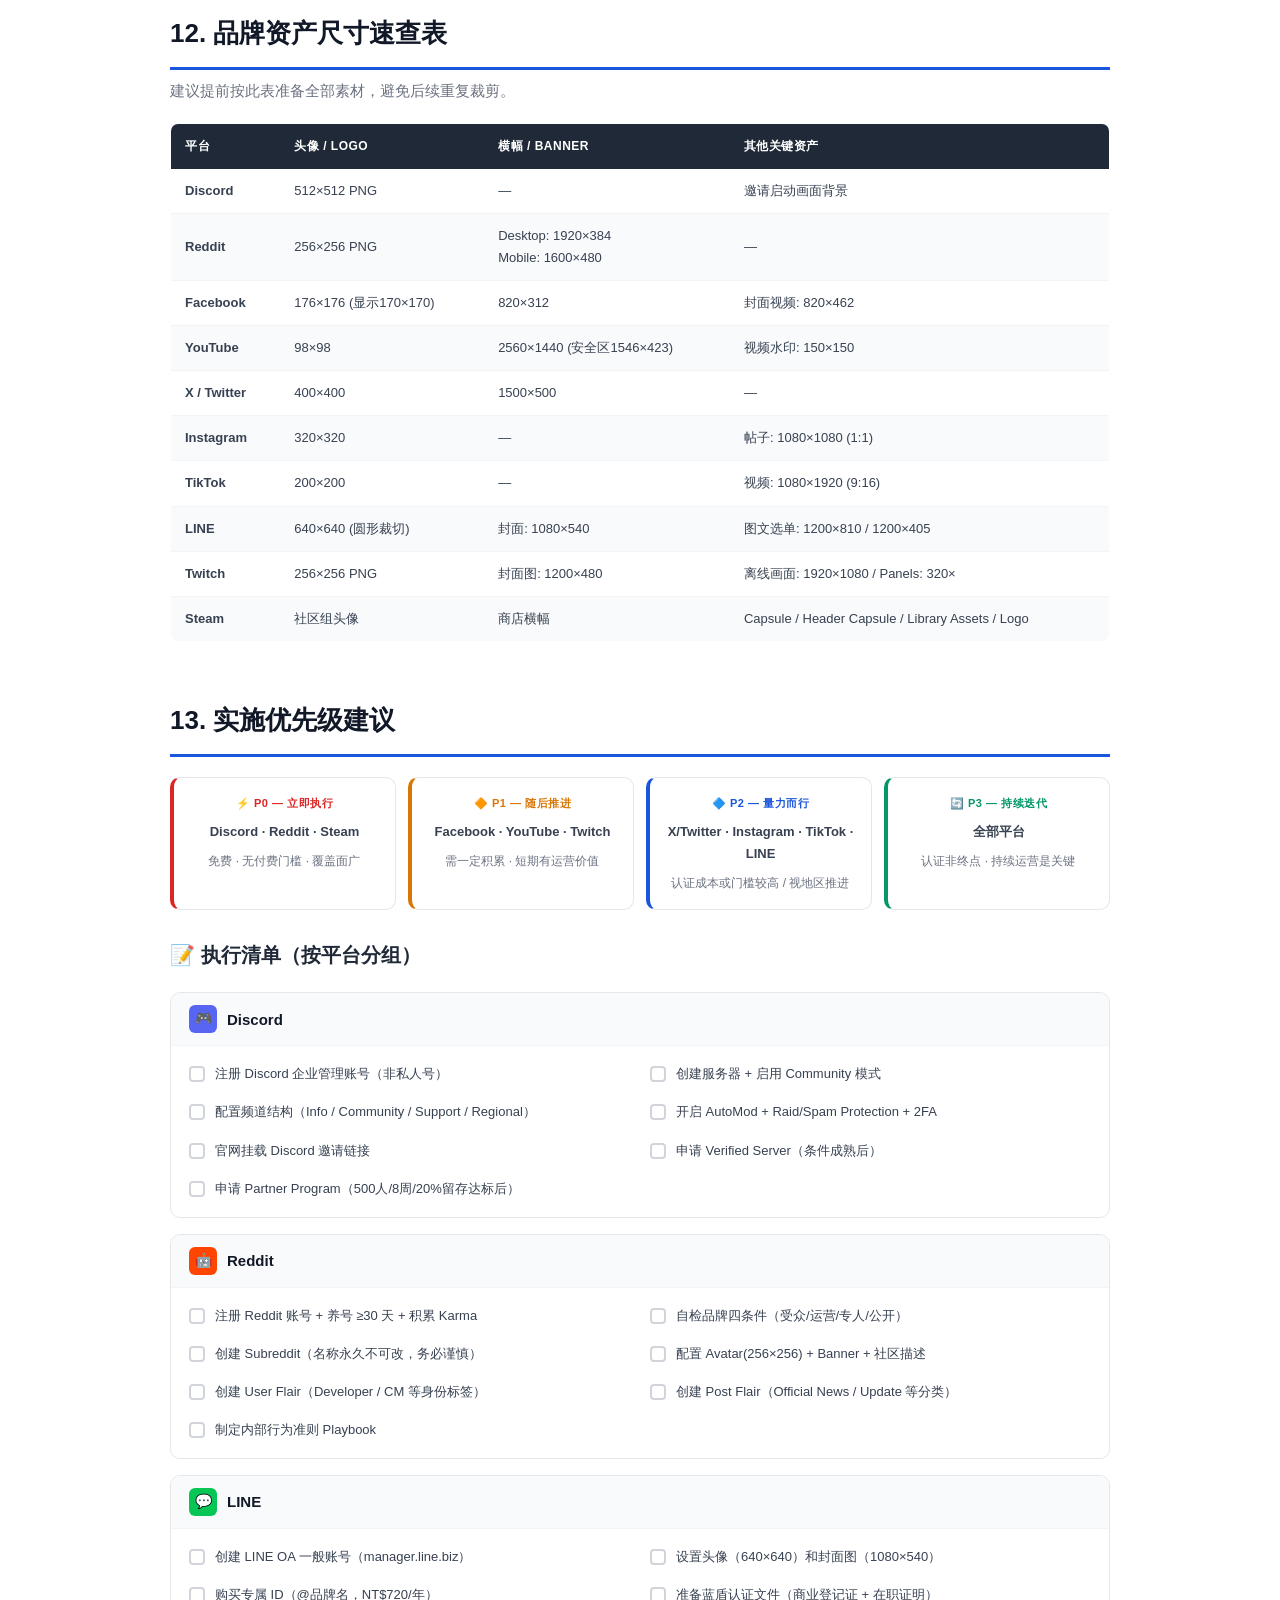
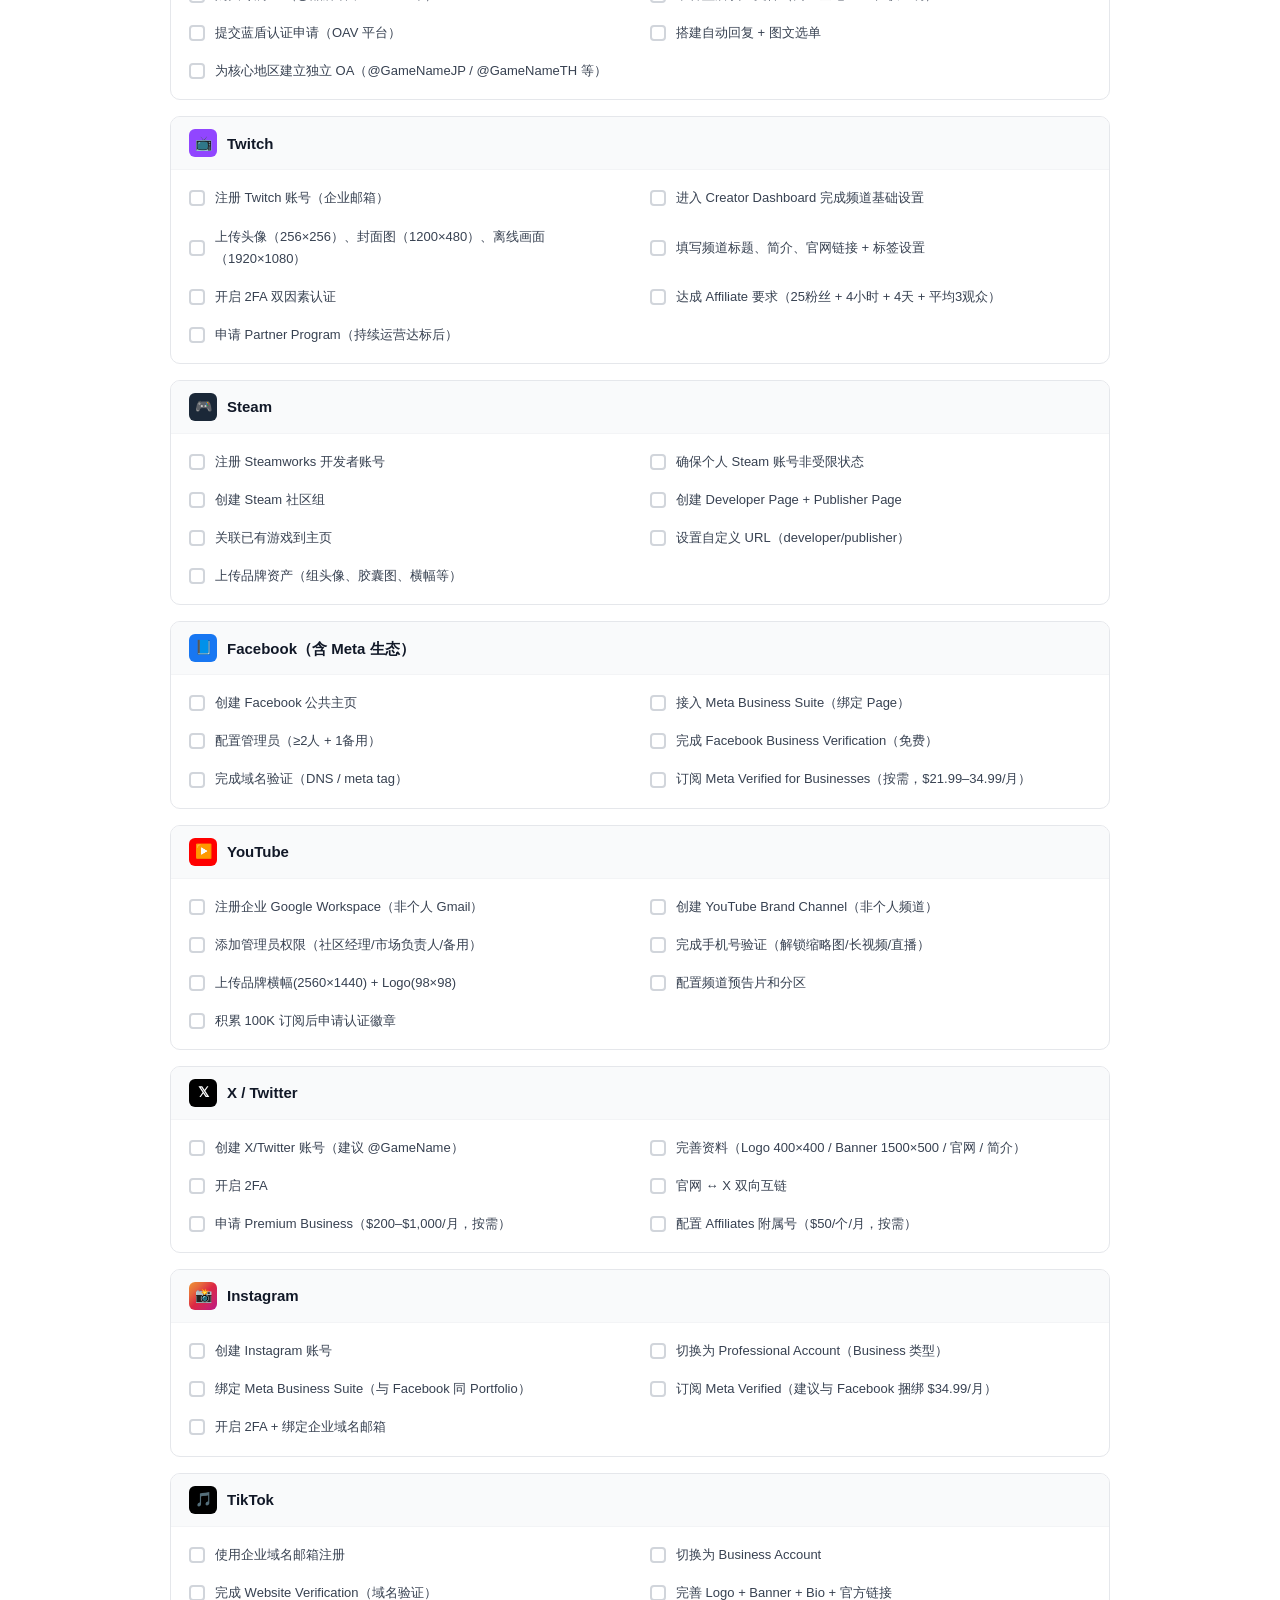
<file: Community Platform Setup SOP.html>
<!DOCTYPE html>
<html lang="zh-CN">
<head>
<meta charset="UTF-8">
<meta name="viewport" content="width=device-width, initial-scale=1.0">
<title>海外主流社区平台官号搭建与认证 SOP</title>
<style>
  :root {
    --primary: #1a56db;
    --primary-light: #eff6ff;
    --success: #059669;
    --warning: #d97706;
    --danger: #dc2626;
    --gray-50: #f9fafb;
    --gray-100: #f3f4f6;
    --gray-200: #e5e7eb;
    --gray-300: #d1d5db;
    --gray-400: #9ca3af;
    --gray-500: #6b7280;
    --gray-600: #4b5563;
    --gray-700: #374151;
    --gray-800: #1f2937;
    --gray-900: #111827;
  }
  * { margin: 0; padding: 0; box-sizing: border-box; }
  html { scroll-behavior: smooth; }
  body {
    font-family: -apple-system, BlinkMacSystemFont, "Segoe UI", "PingFang SC", "Microsoft YaHei", sans-serif;
    background: #ffffff;
    color: var(--gray-800);
    line-height: 1.7;
    font-size: 15px;
  }

  /* Cover */
  .cover {
    background: linear-gradient(135deg, #1e3a5f 0%, #1a56db 40%, #4f46e5 100%);
    color: #fff;
    padding: 80px 60px;
    text-align: center;
  }
  .cover h1 { font-size: 36px; font-weight: 800; margin-bottom: 16px; }
  .cover .subtitle { font-size: 18px; opacity: 0.85; }
  .cover .meta { margin-top: 32px; font-size: 13px; opacity: 0.6; }
  .cover .badge-row { margin-top: 20px; display: flex; justify-content: center; gap: 12px; flex-wrap: wrap; }
  .cover .badge { background: rgba(255,255,255,0.15); border: 1px solid rgba(255,255,255,0.25); border-radius: 20px; padding: 6px 18px; font-size: 13px; }

  /* Container */
  .container { max-width: 1020px; margin: 0 auto; padding: 48px 40px; }

  /* TOC */
  .toc { background: var(--gray-50); border: 1px solid var(--gray-200); border-radius: 12px; padding: 32px 36px; margin-bottom: 48px; }
  .toc h2 { font-size: 20px; color: var(--gray-900); margin-bottom: 16px; }
  .toc ol { list-style: none; counter-reset: toc; }
  .toc ol li { counter-increment: toc; padding: 6px 0; font-size: 14px; }
  .toc ol li::before { content: counter(toc) ". "; font-weight: 700; color: var(--primary); }
  .toc ol li a { color: var(--gray-600); text-decoration: none; transition: color 0.15s; }
  .toc ol li a:hover { color: var(--primary); text-decoration: underline; }

  /* Section */
  .section { margin-bottom: 56px; }
  .section h2 { font-size: 26px; font-weight: 800; color: var(--gray-900); margin-bottom: 8px; padding-bottom: 12px; border-bottom: 3px solid var(--primary); }
  .section h3 { font-size: 20px; font-weight: 700; color: var(--gray-800); margin: 28px 0 10px; }

  /* Platform Card */
  .platform-section {
    margin-bottom: 48px;
    border: 1px solid var(--gray-200);
    border-radius: 12px;
    overflow: hidden;
    page-break-inside: avoid;
  }
  .platform-header {
    display: flex; align-items: center; gap: 16px;
    padding: 20px 28px;
    background: var(--gray-50);
    border-bottom: 1px solid var(--gray-200);
  }
  .platform-header .platform-icon {
    width: 44px; height: 44px; border-radius: 10px;
    display: flex; align-items: center; justify-content: center;
    font-size: 22px; flex-shrink: 0;
  }
  .platform-header .platform-name { font-size: 19px; font-weight: 800; color: var(--gray-900); }
  .platform-body { padding: 24px 28px; }

  /* Flow */
  .flow { display: flex; flex-wrap: wrap; align-items: center; gap: 8px; margin-bottom: 24px; }
  .flow-step {
    background: var(--primary-light); border: 1.5px solid var(--primary); border-radius: 8px;
    padding: 10px 16px; font-size: 13px; font-weight: 600; color: var(--primary);
    text-align: center; min-width: 90px;
  }
  .flow-step.key {
    background: #fef3c7; border-color: var(--warning); color: #92400e;
  }
  .flow-arrow { color: var(--gray-400); font-size: 18px; font-weight: 300; }
  .flow-note { font-size: 12px; color: var(--gray-500); font-weight: 400; display: block; margin-top: 2px; }

  /* Detail Grid */
  .detail-grid { display: grid; grid-template-columns: 1fr 1fr; gap: 16px; margin-bottom: 16px; }
  @media (max-width: 768px) { .detail-grid { grid-template-columns: 1fr; } }
  .detail-card { background: var(--gray-50); border-radius: 8px; padding: 18px; border: 1px solid var(--gray-100); }
  .detail-card h4 { font-size: 13px; font-weight: 700; color: var(--gray-600); text-transform: uppercase; letter-spacing: 0.5px; margin-bottom: 8px; }
  .detail-card p, .detail-card li { font-size: 13px; color: var(--gray-700); line-height: 1.65; }
  .detail-card ul { padding-left: 18px; }

  /* Official Links */
  .official-links {
    margin-top: 16px;
    background: #f8fafc;
    border: 1px solid #e2e8f0;
    border-radius: 8px;
    padding: 16px 20px;
  }
  .official-links h4 { font-size: 13px; font-weight: 700; color: var(--gray-600); margin-bottom: 10px; }
  .official-links .link-item {
    display: flex; align-items: flex-start; gap: 10px;
    padding: 5px 0; font-size: 13px;
  }
  .official-links .link-item .link-label {
    color: var(--gray-500); min-width: 140px; flex-shrink: 0; font-weight: 600;
  }
  .official-links .link-item a {
    color: var(--primary); text-decoration: none; word-break: break-all;
  }
  .official-links .link-item a:hover { text-decoration: underline; }

  /* Comparison Table */
  .comparison-table {
    width: 100%; border-collapse: collapse; font-size: 13px;
    margin: 20px 0; border: 1px solid var(--gray-200); border-radius: 8px; overflow: hidden;
  }
  .comparison-table th {
    background: var(--gray-800); color: #fff; padding: 12px 14px;
    text-align: left; font-weight: 600; font-size: 12px;
    text-transform: uppercase; letter-spacing: 0.5px; white-space: nowrap;
  }
  .comparison-table td { padding: 11px 14px; border-bottom: 1px solid var(--gray-100); color: var(--gray-700); }
  .comparison-table tr:last-child td { border-bottom: none; }
  .comparison-table tr:nth-child(even) td { background: var(--gray-50); }
  .tag { display: inline-block; padding: 2px 8px; border-radius: 10px; font-size: 11px; font-weight: 600; }
  .tag.free { background: #ecfdf5; color: #065f46; }
  .tag.paid { background: #fef3c7; color: #92400e; }
  .tag.conditional { background: #eff6ff; color: #1e40af; }

  /* Asset Table */
  .asset-table { width: 100%; border-collapse: collapse; font-size: 13px; margin: 12px 0; }
  .asset-table th { background: var(--gray-100); padding: 8px 12px; text-align: left; font-weight: 700; font-size: 12px; color: var(--gray-600); border-bottom: 2px solid var(--gray-200); }
  .asset-table td { padding: 8px 12px; border-bottom: 1px solid var(--gray-100); color: var(--gray-700); }

  /* Priorities */
  .priority-grid { display: grid; grid-template-columns: repeat(4, 1fr); gap: 12px; margin: 20px 0; }
  @media (max-width: 768px) { .priority-grid { grid-template-columns: 1fr 1fr; } }
  .priority-card { border: 1px solid var(--gray-200); border-radius: 10px; padding: 16px; text-align: center; }
  .priority-card.p0 { border-left: 4px solid var(--danger); }
  .priority-card.p1 { border-left: 4px solid var(--warning); }
  .priority-card.p2 { border-left: 4px solid var(--primary); }
  .priority-card.p3 { border-left: 4px solid var(--success); }
  .priority-card .pri-label { font-size: 11px; font-weight: 800; text-transform: uppercase; letter-spacing: 0.5px; margin-bottom: 8px; }
  .priority-card.p0 .pri-label { color: var(--danger); }
  .priority-card.p1 .pri-label { color: var(--warning); }
  .priority-card.p2 .pri-label { color: var(--primary); }
  .priority-card.p3 .pri-label { color: var(--success); }
  .priority-card .pri-platforms { font-size: 13px; color: var(--gray-700); font-weight: 600; }

  /* Checklist */
  .checklist { display: grid; grid-template-columns: 1fr 1fr; gap: 8px 24px; margin: 20px 0; }
  @media (max-width: 768px) { .checklist { grid-template-columns: 1fr; } }
  .checklist-item { display: flex; align-items: center; gap: 10px; padding: 8px 0; font-size: 14px; color: var(--gray-700); }
  .checklist-item .checkbox { width: 18px; height: 18px; border: 2px solid var(--gray-300); border-radius: 4px; flex-shrink: 0; }

  /* Platform-grouped checklist */
  .platform-checklist { margin: 20px 0; }
  .platform-checklist-group {
    border: 1px solid var(--gray-200);
    border-radius: 10px;
    margin-bottom: 16px;
    overflow: hidden;
  }
  .platform-checklist-header {
    display: flex; align-items: center; gap: 10px;
    padding: 12px 18px;
    background: var(--gray-50);
    border-bottom: 1px solid var(--gray-100);
    font-size: 15px; font-weight: 700; color: var(--gray-900);
  }
  .platform-checklist-header .pch-icon {
    width: 28px; height: 28px; border-radius: 6px;
    display: flex; align-items: center; justify-content: center;
    font-size: 14px; flex-shrink: 0;
  }
  .platform-checklist-body {
    padding: 12px 18px;
    display: grid;
    grid-template-columns: 1fr 1fr;
    gap: 6px 20px;
  }
  @media (max-width: 768px) { .platform-checklist-body { grid-template-columns: 1fr; } }
  .platform-checklist-body .checklist-item { padding: 5px 0; font-size: 13px; }
  .platform-checklist-body .checklist-item .checkbox { width: 16px; height: 16px; }

  /* Summary */
  .summary-box {
    background: linear-gradient(135deg, #eff6ff, #f0f9ff);
    border: 1px solid #bfdbfe; border-radius: 12px; padding: 28px 32px; margin: 36px 0;
  }
  .summary-box h3 { color: var(--primary); margin-top: 0; }
  .summary-box ul { padding-left: 20px; }
  .summary-box li { margin-bottom: 6px; font-size: 14px; color: var(--gray-700); }

  /* Intro */
  .intro-note {
    background: var(--gray-50); border-left: 4px solid var(--primary);
    border-radius: 8px; padding: 16px 20px; margin-bottom: 12px;
    font-size: 14px; color: var(--gray-600);
  }
  .intro-note strong { color: var(--gray-800); }

  /* Platform intro */
  .platform-intro {
    font-size: 14px; color: var(--gray-600); margin-bottom: 18px; line-height: 1.65;
  }

  /* Footer */
  .footer { text-align: center; padding: 32px; color: var(--gray-400); font-size: 12px; border-top: 1px solid var(--gray-100); margin-top: 48px; }

  @media print {
    .cover { page-break-after: always; }
    .platform-section { page-break-inside: avoid; }
    body { font-size: 13px; }
  }
</style>
</head>
<body>

<!-- ============== COVER ============== -->
<div class="cover">
  <h1>🌐 海外主流社区平台<br>官号搭建与认证 SOP</h1>
  <div class="subtitle">10 大平台 · 全流程覆盖 · 附官方链接</div>
  <div class="badge-row">
    <span class="badge">Discord</span><span class="badge">Reddit</span><span class="badge">Facebook</span>
    <span class="badge">YouTube</span><span class="badge">X / Twitter</span><span class="badge">Instagram</span>
    <span class="badge">TikTok</span><span class="badge">LINE</span><span class="badge">Twitch</span><span class="badge">Steam</span>
  </div>
  <div class="meta">基于各平台官方文档 & 2025–2026 社区实践  |  2026年6月</div>
</div>

<!-- ============== CONTAINER ============== -->
<div class="container">

<!-- TOC -->
<div class="toc">
  <h2>📋 文档导读</h2>
  <ol>
    <li><a href="#section-overview">平台总览对比表</a></li>
    <li><a href="#section-discord">Discord — 官方社区服务器</a></li>
    <li><a href="#section-reddit">Reddit — 官方 Subreddit</a></li>
    <li><a href="#section-facebook">Facebook — 官方主页 &amp; Meta 生态</a></li>
    <li><a href="#section-youtube">YouTube — 品牌频道</a></li>
    <li><a href="#section-x">X / Twitter — 企业账号</a></li>
    <li><a href="#section-instagram">Instagram — 官方账号（Meta 生态）</a></li>
    <li><a href="#section-tiktok">TikTok — 官方账号</a></li>
    <li><a href="#section-line">LINE — 官方账号</a></li>
    <li><a href="#section-twitch">Twitch — 官方品牌频道</a></li>
    <li><a href="#section-steam">Steam — 开发者 / 发行商主页</a></li>
    <li><a href="#section-assets">品牌资产尺寸速查表</a></li>
    <li><a href="#section-priority">实施优先级 &amp; 执行清单</a></li>
  </ol>
</div>

<!-- ============ 1. 平台总览 ============ -->
<div class="section" id="section-overview">
  <h2>1. 平台总览对比</h2>
  <table class="comparison-table">
    <thead>
      <tr><th>平台</th><th>认证类型</th><th>费用</th><th>核心门槛</th><th>优先级</th><th>审核周期</th></tr>
    </thead>
    <tbody>
      <tr>
        <td><strong>Discord</strong></td>
        <td>Verified Server / Partner</td>
        <td><span class="tag free">免费</span></td>
        <td>仅游戏开发者/发行商/电竞战队可申请 Verified</td>
        <td>⚡ P0</td>
        <td>~5 工作日</td>
      </tr>
      <tr>
        <td><strong>Reddit</strong></td>
        <td>无官方认证体系</td>
        <td><span class="tag free">免费</span></td>
        <td>账号 ≥30 天 + 正向 Karma</td>
        <td>⚡ P0</td>
        <td>即时创建</td>
      </tr>
      <tr>
        <td><strong>Facebook</strong></td>
        <td>Business Verification / Meta Verified</td>
        <td><span class="tag free">免费</span> + <span class="tag paid">$21.99/月起</span></td>
        <td>营业执照 + 域名邮箱 + 2FA</td>
        <td>🔶 P1</td>
        <td>数天~数周</td>
      </tr>
      <tr>
        <td><strong>YouTube</strong></td>
        <td>Verification Badge</td>
        <td><span class="tag free">免费</span></td>
        <td><strong>100,000 订阅</strong></td>
        <td>🔶 P1</td>
        <td>数周</td>
      </tr>
      <tr>
        <td><strong>X / Twitter</strong></td>
        <td>Premium Business (Gold Checkmark)</td>
        <td><span class="tag paid">$200–$1,000/月起</span></td>
        <td>营业执照 + 域名邮箱 + 活跃官网</td>
        <td>🔷 P2</td>
        <td>3–14 工作日</td>
      </tr>
      <tr>
        <td><strong>Instagram</strong></td>
        <td>Meta Verified</td>
        <td><span class="tag paid">$21.99–$34.99/月</span></td>
        <td>同 Facebook，可捆绑统一认证</td>
        <td>🔷 P2</td>
        <td>随 Meta Verified</td>
      </tr>
      <tr>
        <td><strong>TikTok</strong></td>
        <td>蓝V企业认证</td>
        <td><span class="tag free">免费</span></td>
        <td>≥4 篇自然媒体报道 + 企业邮箱 + 2FA</td>
        <td>🔷 P2</td>
        <td>~30 天</td>
      </tr>
      <tr>
        <td><strong>LINE</strong></td>
        <td>蓝盾企业认证</td>
        <td><span class="tag free">免费</span>（专属ID NT$720/年）</td>
        <td>专属ID + 商业登记证 + 在职证明</td>
        <td>📌 视地区</td>
        <td>~2–4 周</td>
      </tr>
      <tr>
        <td><strong>Twitch</strong></td>
        <td>Affiliate / Partner / Verified Badge</td>
        <td><span class="tag free">免费</span></td>
        <td>Affiliate: 25粉丝+4小时+4天+3观众；Partner: 更高要求</td>
        <td>🔶 P1</td>
        <td>Affiliate自动 / Partner数天</td>
      </tr>
      <tr>
        <td><strong>Steam</strong></td>
        <td>无认证标识体系</td>
        <td><span class="tag conditional">需 Steamworks</span></td>
        <td>Steamworks Partner 准入</td>
        <td>⚡ P0</td>
        <td>即时</td>
      </tr>
    </tbody>
  </table>
</div>

<!-- ============ 2. Discord ============ -->
<div class="section" id="section-discord">
  <h2>2. Discord — 官方社区服务器</h2>
  <div class="platform-section">
    <div class="platform-header">
      <div class="platform-icon" style="background:#5865f2;color:#fff;">🎮</div>
      <div class="platform-name">Discord Official Community Server</div>
    </div>
    <div class="platform-body">

      <div class="platform-intro">
        Discord Verified Server 认证仍然面向<strong>游戏开发者、发行商、职业电竞战队</strong>开放申请，但不再向泛品类企业开放。
        游戏厂商优先走 Verified Server 路径；若社区活跃度达标（500+ 成员、活跃度高），可同时申请 <strong>Partner Program</strong>，获得额外权益（动态图标、免费 Nitro、服务器横幅等）。
        Verified 与 Partner <strong>不互斥，可同时持有</strong>。
      </div>

      <div class="flow">
        <div class="flow-step">① 注册企业管理账号</div><span class="flow-arrow">→</span>
        <div class="flow-step">② 创建服务器 + 启用 Community</div><span class="flow-arrow">→</span>
        <div class="flow-step">③ 安全配置</div><span class="flow-arrow">→</span>
        <div class="flow-step">④ 官网挂载 + 品牌统一</div><span class="flow-arrow">→</span>
        <div class="flow-step key">⑤ 申请 Verified<br><span class="flow-note">discord.com/verification</span></div>
      </div>

      <div class="detail-grid">
        <div class="detail-card">
          <h4>📋 步骤 1–2：创建服务器 &amp; 启用 Community</h4>
          <ul>
            <li>使用<strong>专属企业管理账号</strong>（禁止员工私人账号），前往 <a href="https://discord.com/register" target="_blank" style="color:var(--primary)">discord.com/register</a> 注册</li>
            <li>点击左侧 "+" 创建服务器 → 选择「<strong>俱乐部或社区 (Club or Community)</strong>」</li>
            <li>上传游戏 Logo：<strong>512×512 PNG</strong></li>
            <li>Server Settings → Community → <strong>Enable Community</strong></li>
            <li>完成安全检查：Require Verified Email + Media Content Filter</li>
            <li>设置 Rules Channel + Community Updates Channel</li>
            <li>参考官方社区指南：<a href="https://support.discord.com/hc/en-us/articles/360047132851-Enabling-Your-Community-Server" target="_blank" style="color:var(--primary)">Enabling Your Community Server</a></li>
          </ul>
        </div>
        <div class="detail-card">
          <h4>🛡️ 步骤 3：安全配置（必做）</h4>
          <ul>
            <li>开启 <strong>AutoMod</strong> 自动内容审核</li>
            <li>开启 <strong>Raid Protection</strong> 防突袭保护</li>
            <li>开启 <strong>Spam Protection</strong> 防垃圾信息</li>
            <li>完成 <strong>Safety Setup</strong> 安全检查向导</li>
            <li>启用 <strong>Membership Screening</strong> 新成员入群筛查</li>
            <li>管理员强制开启 <strong>2FA 双因素认证</strong></li>
          </ul>
        </div>
        <div class="detail-card">
          <h4>🏗️ 推荐频道结构</h4>
          <ul>
            <li><strong>Information</strong>：welcome / rules / announcements / patch-notes</li>
            <li><strong>Community</strong>：general / off-topic / media-share</li>
            <li><strong>Support</strong>：bug-report / feedback / support</li>
            <li><strong>Regional</strong>：english / chinese / japanese</li>
          </ul>
        </div>
        <div class="detail-card">
          <h4>⭐ Verified 申请 &amp; Partner 计划</h4>
          <ul>
            <li><strong>Verified Server 申请</strong>：前往 <a href="https://discord.com/verification" target="_blank" style="color:var(--primary)">discord.com/verification</a>，使用关联邮箱提交身份证明材料（企业注册、商标等），审核约 <strong>5 个工作日</strong></li>
            <li><strong>Partner Program</strong>：创建 ≥8 周、≥500 成员、每周 ≥50 活跃发言者、首周留存 ≥20%。满足后前往 <a href="https://discord.com/partners" target="_blank" style="color:var(--primary)">discord.com/partners</a> 申请</li>
            <li>Verified 与 Partner 可<strong>同时持有</strong>，互不冲突</li>
          </ul>
        </div>
      </div>

      <div class="official-links">
        <h4>🔗 官方链接</h4>
        <div class="link-item"><span class="link-label">账号注册</span><a href="https://discord.com/register" target="_blank">https://discord.com/register</a></div>
        <div class="link-item"><span class="link-label">社区服务器指南</span><a href="https://support.discord.com/hc/en-us/articles/360047132851-Enabling-Your-Community-Server" target="_blank">https://support.discord.com/hc/en-us/articles/360047132851</a></div>
        <div class="link-item"><span class="link-label">Verified 申请</span><a href="https://discord.com/verification" target="_blank">https://discord.com/verification</a></div>
        <div class="link-item"><span class="link-label">Partner 计划</span><a href="https://discord.com/partners" target="_blank">https://discord.com/partners</a></div>
        <div class="link-item"><span class="link-label">开发者门户</span><a href="https://discord.com/developers" target="_blank">https://discord.com/developers</a></div>
      </div>
    </div>
  </div>
</div>

<!-- ============ 3. Reddit ============ -->
<div class="section" id="section-reddit">
  <h2>3. Reddit — 官方 Subreddit</h2>
  <div class="platform-section">
    <div class="platform-header">
      <div class="platform-icon" style="background:#ff4500;color:#fff;">🤖</div>
      <div class="platform-name">Reddit Official Subreddit</div>
    </div>
    <div class="platform-body">

      <div class="platform-intro">
        Reddit <strong>没有官方认证徽章体系</strong>，官方身份完全依赖 User Flair（用户标签）+ 品牌视觉 + 官方描述来体现。
        创建 Subreddit 有<strong>硬性门槛</strong>：账号必须注册 ≥30 天且拥有正向 Karma（点赞积分），因此<strong>需提前安排专人养号</strong>。
        建议在创建前先确认：①你的受众已在 Reddit 讨论你 ②团队能承诺服务社区 ③有 Reddit 原生运营者 ④能接受公开审视。
      </div>

      <div class="flow">
        <div class="flow-step key">① 提前养号<br><span class="flow-note">≥30天 + 积累Karma</span></div><span class="flow-arrow">→</span>
        <div class="flow-step key">② 自检品牌四条件</div><span class="flow-arrow">→</span>
        <div class="flow-step">③ 创建 Subreddit<br><span class="flow-note">名称永久不可改</span></div><span class="flow-arrow">→</span>
        <div class="flow-step">④ 社区装修</div><span class="flow-arrow">→</span>
        <div class="flow-step">⑤ 配置 Flair + 规则</div>
      </div>

      <div class="detail-grid">
        <div class="detail-card">
          <h4>🚪 步骤 1–2：前置条件</h4>
          <ul>
            <li>前往 <a href="https://www.reddit.com/register/" target="_blank" style="color:var(--primary)">reddit.com/register</a> 注册账号</li>
            <li>账号必须注册 <strong>≥30 天</strong></li>
            <li>必须拥有 <strong>正向 Karma</strong>（点赞分数，具体阈值未公开，建议至少几十以上）</li>
            <li>建议在目标 Subreddit 社区活跃互动，积累信用</li>
            <li>确认四条件：已有 Reddit 讨论你的游戏 / 能持续运营 / 有专人负责 / 能接受批评</li>
          </ul>
        </div>
        <div class="detail-card">
          <h4>📛 步骤 3：创建 Subreddit</h4>
          <ul>
            <li>前往 <a href="https://www.reddit.com/subreddits/create" target="_blank" style="color:var(--primary)">reddit.com/subreddits/create</a></li>
            <li>命名建议：r/GameName 或 r/StudioName</li>
            <li>⚠️ <strong>名称创建后永久不可修改</strong>，提交前务必再三确认</li>
            <li>Topic 选择：<strong>Gaming</strong></li>
            <li>Community Type：<strong>Public</strong></li>
          </ul>
        </div>
        <div class="detail-card">
          <h4>🎨 步骤 4：社区装修</h4>
          <ul>
            <li><strong>Avatar</strong>：256×256 PNG</li>
            <li><strong>Banner Desktop</strong>：1920×384</li>
            <li><strong>Banner Mobile</strong>：1600×480</li>
            <li>在 Mod Tools → Community Appearance 中配置</li>
            <li>描述中体现官方身份 + 官网链接</li>
          </ul>
        </div>
        <div class="detail-card">
          <h4>🏷️ 步骤 5：身份标签 &amp; 发帖分类</h4>
          <ul>
            <li>创建 <strong>User Flair</strong>（授予官方成员）：[Developer] / [Community Manager] / [Game Designer] / [Producer]</li>
            <li>创建 <strong>Post Flair</strong>：Official News / Update / Feedback / Bug Report / Discussion / Question / Community Event</li>
            <li>Mod Tools → User Flair / Post Flair 中配置</li>
            <li>制定内部行为准则（Playbook）：通用回复话术、身份披露规则、危机预案、升级流程</li>
          </ul>
        </div>
      </div>

      <div class="official-links">
        <h4>🔗 官方链接</h4>
        <div class="link-item"><span class="link-label">注册 Reddit 账号</span><a href="https://www.reddit.com/register/" target="_blank">https://www.reddit.com/register/</a></div>
        <div class="link-item"><span class="link-label">创建 Subreddit</span><a href="https://www.reddit.com/subreddits/create" target="_blank">https://www.reddit.com/subreddits/create</a></div>
        <div class="link-item"><span class="link-label">社区设置文档</span><a href="https://support.reddithelp.com/hc/en-us/articles/15484519467156-Community-settings" target="_blank">https://support.reddithelp.com/hc/en-us/articles/15484519467156</a></div>
        <div class="link-item"><span class="link-label">User Flair 设置</span><a href="https://support.reddithelp.com/hc/en-us/articles/15484524538132-User-flair" target="_blank">https://support.reddithelp.com/hc/en-us/articles/15484524538132</a></div>
        <div class="link-item"><span class="link-label">Mod Tools</span><a href="https://www.reddit.com/mod/" target="_blank">https://www.reddit.com/mod/</a></div>
      </div>
    </div>
  </div>
</div>

<!-- ============ 4. Facebook ============ -->
<div class="section" id="section-facebook">
  <h2>4. Facebook — 官方主页 &amp; Meta 生态</h2>
  <div class="platform-section">
    <div class="platform-header">
      <div class="platform-icon" style="background:#1877f2;color:#fff;">📘</div>
      <div class="platform-name">Facebook Official Page（含 Meta Business Suite）</div>
    </div>
    <div class="platform-body">

      <div class="platform-intro">
        Facebook 有两套不同的认证体系需区分清楚：① <strong>Business Verification</strong>（免费，用于 API 接入、WhatsApp 绿勾、广告账户）和
        ② <strong>Meta Verified for Businesses</strong>（$21.99–$34.99/月 付费订阅，提供蓝勾徽章 + 防冒充 + 搜索曝光加权）。
        二者<strong>独立并行</strong>，游戏公司通常需要完成 Business Verification 先行，再根据运营需求订阅 Meta Verified。
      </div>

      <div class="flow">
        <div class="flow-step">① 创建公共主页<br><span class="flow-note">facebook.com/pages/create</span></div><span class="flow-arrow">→</span>
        <div class="flow-step">② Meta Business Suite<br><span class="flow-note">business.facebook.com</span></div><span class="flow-arrow">→</span>
        <div class="flow-step key">③ Business Verification<br><span class="flow-note">免费 · API/WhatsApp</span></div><span class="flow-arrow">→</span>
        <div class="flow-step key">④ Meta Verified<br><span class="flow-note">$21.99–$34.99/月</span></div>
      </div>

      <div class="detail-grid">
        <div class="detail-card">
          <h4>📋 步骤 1：创建公共主页</h4>
          <ul>
            <li>前往 <a href="https://www.facebook.com/pages/create" target="_blank" style="color:var(--primary)">facebook.com/pages/create</a> 创建</li>
            <li>使用<strong>真实管理员账号</strong>，填写 Page Name、Category、Description</li>
            <li><strong>推荐类别</strong>：Video Game / Gaming Video Creator / Entertainment Website</li>
            <li>完善头像（176×176，显示 170×170）与封面（820×312）</li>
          </ul>
        </div>
        <div class="detail-card">
          <h4>🏢 步骤 2：接入 Meta Business Suite</h4>
          <ul>
            <li>前往 <a href="https://business.facebook.com/" target="_blank" style="color:var(--primary)">business.facebook.com</a> 创建 Meta Business Portfolio</li>
            <li>绑定 Facebook Page + Instagram Account</li>
            <li>至少配置 <strong>2 名管理员 + 1 名备用管理员</strong></li>
          </ul>
        </div>
        <div class="detail-card">
          <h4>📄 步骤 3：Business Verification（免费）</h4>
          <ul>
            <li>进入 Meta Business Suite → 安全中心 → 开始验证</li>
            <li>准备材料：<strong>企业营业执照</strong> + 企业信息 + 域名邮箱</li>
            <li>可选择验证方式：电话/邮箱/域名验证/官方文件</li>
            <li>审核周期：1–7 个工作日</li>
            <li>参考：<a href="https://www.facebook.com/business/help/2058515294227817" target="_blank" style="color:var(--primary)">Meta Business Verification 帮助</a></li>
          </ul>
        </div>
        <div class="detail-card">
          <h4>💎 步骤 4：Meta Verified for Businesses（付费）</h4>
          <ul>
            <li><strong>费用</strong>：$21.99/月（网页端单平台） / $27.99/月（移动端） / $34.99/月（Facebook+Instagram 捆绑）</li>
            <li><strong>要求</strong>：账户存续时间达标 + 最低活跃度 + 已开启 2FA + 完成实名验证</li>
            <li>⚠️ 认证后<strong>不可更改名称或头像</strong>（如需修改需重新验证）</li>
            <li>参考：<a href="https://www.facebook.com/business/help/1739543746427833" target="_blank" style="color:var(--primary)">Meta Verified for Businesses</a></li>
          </ul>
        </div>
      </div>

      <div class="official-links">
        <h4>🔗 官方链接</h4>
        <div class="link-item"><span class="link-label">创建公共主页</span><a href="https://www.facebook.com/pages/create" target="_blank">https://www.facebook.com/pages/create</a></div>
        <div class="link-item"><span class="link-label">Meta Business Suite</span><a href="https://business.facebook.com/" target="_blank">https://business.facebook.com/</a></div>
        <div class="link-item"><span class="link-label">Business Verification 帮助</span><a href="https://www.facebook.com/business/help/2058515294227817" target="_blank">https://www.facebook.com/business/help/2058515294227817</a></div>
        <div class="link-item"><span class="link-label">Meta Verified for Businesses</span><a href="https://www.facebook.com/business/help/1739543746427833" target="_blank">https://www.facebook.com/business/help/1739543746427833</a></div>
        <div class="link-item"><span class="link-label">域名验证方法</span><a href="https://www.facebook.com/business/help/272398847444959" target="_blank">https://www.facebook.com/business/help/272398847444959</a></div>
      </div>
    </div>
  </div>
</div>

<!-- ============ 5. YouTube ============ -->
<div class="section" id="section-youtube">
  <h2>5. YouTube — 品牌频道</h2>
  <div class="platform-section">
    <div class="platform-header">
      <div class="platform-icon" style="background:#ff0000;color:#fff;">▶️</div>
      <div class="platform-name">YouTube Brand Channel</div>
    </div>
    <div class="platform-body">

      <div class="platform-intro">
        YouTube 认证徽章（Verification Badge）硬性门槛为 <strong>100,000 订阅者</strong>，对中小型工作室可能是长期目标。短期内可通过<strong>手机号验证</strong>解锁基础功能（自定义封面、长视频、直播）。
        强烈建议使用<strong>企业 Google Workspace 邮箱</strong>创建 Brand Account，避免员工离职时频道归属纠纷。
      </div>

      <div class="flow">
        <div class="flow-step key">① 创建 Brand Account<br><span class="flow-note">企业Workspace邮箱</span></div><span class="flow-arrow">→</span>
        <div class="flow-step">② 添加管理员</div><span class="flow-arrow">→</span>
        <div class="flow-step">③ 手机号验证<br><span class="flow-note">解锁基础功能</span></div><span class="flow-arrow">→</span>
        <div class="flow-step key">④ 积累 100K 订阅</div><span class="flow-arrow">→</span>
        <div class="flow-step key">⑤ 申请认证徽章<br><span class="flow-note">youtube.com/verify</span></div>
      </div>

      <div class="detail-grid">
        <div class="detail-card">
          <h4>📋 步骤 1–2：创建 Brand Account</h4>
          <ul>
            <li>使用<strong>企业 Google Workspace 邮箱</strong>（非个人 Gmail），前往 <a href="https://www.youtube.com/account" target="_blank" style="color:var(--primary)">youtube.com/account</a></li>
            <li>创建一个 Brand Channel（<strong>禁止使用个人频道</strong>）</li>
            <li>Brand Account 允许多人管理，不共享个人密码——这是安全核心</li>
            <li>Settings → Permissions 添加管理员：社区经理、市场负责人、备用管理员</li>
            <li>参考：<a href="https://support.google.com/youtube/answer/1646861" target="_blank" style="color:var(--primary)">Google Brand Account 官方说明</a></li>
          </ul>
        </div>
        <div class="detail-card">
          <h4>📱 步骤 3：手机号验证</h4>
          <ul>
            <li>进入 <a href="https://studio.youtube.com/" target="_blank" style="color:var(--primary)">YouTube Studio</a></li>
            <li>Settings → Channel → Feature Eligibility</li>
            <li>完成 Phone Verification 后解锁：<strong>自定义缩略图、长视频（>15分钟）、直播</strong></li>
          </ul>
        </div>
        <div class="detail-card">
          <h4>✅ 步骤 4–5：认证徽章</h4>
          <ul>
            <li>硬性门槛：<strong>100,000 订阅者</strong></li>
            <li>满足条件后前往 <a href="https://www.youtube.com/verify" target="_blank" style="color:var(--primary)">youtube.com/verify</a> 提交申请</li>
            <li>审核周期：<strong>数周</strong>；审核因素包括频道年龄、内容质量、合规记录</li>
            <li>不满足条件时页面会提示"请达到 100K 订阅后再来"</li>
          </ul>
        </div>
        <div class="detail-card">
          <h4>📌 建议做的事</h4>
          <ul>
            <li>创建后立即上传品牌视觉：横幅（2560×1440，安全区 1546×423）、Logo（98×98）</li>
            <li>配置频道预告片和分区（Sections）</li>
            <li>频道 URL 可自定义（需满足 100 订阅 + 频道图标 + 30 天等条件）</li>
          </ul>
        </div>
      </div>

      <div class="official-links">
        <h4>🔗 官方链接</h4>
        <div class="link-item"><span class="link-label">YouTube 账号管理</span><a href="https://www.youtube.com/account" target="_blank">https://www.youtube.com/account</a></div>
        <div class="link-item"><span class="link-label">YouTube Studio</span><a href="https://studio.youtube.com/" target="_blank">https://studio.youtube.com/</a></div>
        <div class="link-item"><span class="link-label">Brand Account 官方说明</span><a href="https://support.google.com/youtube/answer/1646861" target="_blank">https://support.google.com/youtube/answer/1646861</a></div>
        <div class="link-item"><span class="link-label">功能验证页面</span><a href="https://www.youtube.com/verify" target="_blank">https://www.youtube.com/verify</a></div>
        <div class="link-item"><span class="link-label">Google Workspace</span><a href="https://workspace.google.com/" target="_blank">https://workspace.google.com/</a></div>
      </div>
    </div>
  </div>
</div>

<!-- ============ 6. X/Twitter ============ -->
<div class="section" id="section-x">
  <h2>6. X / Twitter — 企业账号</h2>
  <div class="platform-section">
    <div class="platform-header">
      <div class="platform-icon" style="background:#000;color:#fff;">𝕏</div>
      <div class="platform-name">X (Twitter) Premium Business（原 Verified Organizations）</div>
    </div>
    <div class="platform-body">

      <div class="platform-intro">
        X 已将原有的 Verified Organizations 拆分为两类：<strong>Premium Business</strong>（金色勾号，面向企业）和 <strong>Premium Organizations</strong>（灰色勾号，面向政府/多边组织）。
        游戏公司应选择 <strong>Premium Business</strong>。费用分三档：Basic $200/月、Full Access $1,000/月、Enterprise 定制价格。附属子账号（Affiliates）$50/个/月。
        <strong>费用按月扣款</strong>，停止付费即失去金标。注：限时活动中可以广告积分形式获得 100% 费用返还。
      </div>

      <div class="flow">
        <div class="flow-step">① 创建账号<br><span class="flow-note">@GameName</span></div><span class="flow-arrow">→</span>
        <div class="flow-step">② 完善资料 + 2FA</div><span class="flow-arrow">→</span>
        <div class="flow-step key">③ Premium Business<br><span class="flow-note">$200–$1,000/月</span></div><span class="flow-arrow">→</span>
        <div class="flow-step key">④ 配置 Affiliates<br><span class="flow-note">$50/个/月</span></div>
      </div>

      <div class="detail-grid">
        <div class="detail-card">
          <h4>📋 步骤 1–2：创建账号 &amp; 基础建设</h4>
          <ul>
            <li>前往 <a href="https://x.com/signup" target="_blank" style="color:var(--primary)">x.com/signup</a> 创建，建议 @GameName 或 @StudioName</li>
            <li>完善：Logo（400×400）、Banner（1500×500）、官网链接、企业介绍</li>
            <li>前往 <a href="https://x.com/settings/security" target="_blank" style="color:var(--primary)">x.com/settings/security</a> 开启 2FA</li>
            <li>确保<strong>官网 ↔ X 双向互链</strong></li>
          </ul>
        </div>
        <div class="detail-card">
          <h4>💰 步骤 3：Premium Business 费用明细（2025.10 更新）</h4>
          <ul>
            <li><strong>Basic</strong>：$200/月 — 基础企业工具，金色勾号</li>
            <li><strong>Full Access</strong>：$1,000/月 — 附属徽章 + 优先支持 + 防冒充 + 优先用户名</li>
            <li><strong>Enterprise</strong>：定制价格 — 专属账户管理 + 高级工具</li>
            <li>附属账号（Affiliates）：<strong>$50/个/月</strong></li>
            <li>费用审核通过后才会扣款</li>
          </ul>
        </div>
        <div class="detail-card">
          <h4>📄 申请材料 &amp; 流程</h4>
          <ul>
            <li>前往 <a href="https://x.com/settings/verified-organizations" target="_blank" style="color:var(--primary)">x.com/settings/verified-organizations</a> 或 <a href="https://help.x.com/en/using-x/premium-business" target="_blank" style="color:var(--primary)">X Premium Business 帮助</a></li>
            <li>提交：组织名称 + 运营国家 + 官网 URL + 组织类型</li>
            <li>附加：营业执照 + 域名所有权证明 + 申请人身份证件</li>
            <li>审核周期：<strong>3–14 个工作日</strong></li>
            <li>常见被拒原因：信息不一致、品牌不匹配、使用通用邮箱</li>
          </ul>
        </div>
        <div class="detail-card">
          <h4>👥 步骤 4：配置 Affiliates</h4>
          <ul>
            <li>用途：社区经理账号、地区官号、品牌子账号</li>
            <li>每个附属号 $50/月</li>
            <li>被邀请账号需主动接受邀请后关联生效</li>
            <li>附属账号显示品牌小头像图标 + 蓝/金勾</li>
          </ul>
        </div>
      </div>

      <div class="official-links">
        <h4>🔗 官方链接</h4>
        <div class="link-item"><span class="link-label">X 账号注册</span><a href="https://x.com/signup" target="_blank">https://x.com/signup</a></div>
        <div class="link-item"><span class="link-label">Premium Business 官方帮助</span><a href="https://help.x.com/en/using-x/premium-business" target="_blank">https://help.x.com/en/using-x/premium-business</a></div>
        <div class="link-item"><span class="link-label">Verified Organizations 申请</span><a href="https://x.com/settings/verified-organizations" target="_blank">https://x.com/settings/verified-organizations</a></div>
        <div class="link-item"><span class="link-label">安全设置 (2FA)</span><a href="https://x.com/settings/security" target="_blank">https://x.com/settings/security</a></div>
      </div>
    </div>
  </div>
</div>

<!-- ============ 7. Instagram ============ -->
<div class="section" id="section-instagram">
  <h2>7. Instagram — 官方账号（Meta 生态）</h2>
  <div class="platform-section">
    <div class="platform-header">
      <div class="platform-icon" style="background:linear-gradient(135deg,#f09433,#e6683c,#dc2743,#cc2366,#bc1888);color:#fff;">📸</div>
      <div class="platform-name">Instagram Official Account（建议与 Facebook 合并处理）</div>
    </div>
    <div class="platform-body">

      <div class="platform-intro">
        Instagram 与 Facebook 同属 Meta 生态。建议在完成 Facebook 主页搭建后，<strong>一并处理 Instagram</strong>——
        通过同一个 Meta Business Suite 管理，Meta Verified 可捆绑订阅（Facebook+Instagram $34.99/月，比分订更经济）。
      </div>

      <div class="flow">
        <div class="flow-step">① 创建账号<br><span class="flow-note">@GameName</span></div><span class="flow-arrow">→</span>
        <div class="flow-step">② 切换 Professional<br><span class="flow-note">Business 类型</span></div><span class="flow-arrow">→</span>
        <div class="flow-step">③ 绑定 Meta Business Suite</div><span class="flow-arrow">→</span>
        <div class="flow-step key">④ Meta Verified<br><span class="flow-note">建议与Facebook捆绑</span></div>
      </div>

      <div class="detail-grid">
        <div class="detail-card">
          <h4>📋 步骤 1–2：创建 &amp; 切换 Professional</h4>
          <ul>
            <li>前往 <a href="https://www.instagram.com/" target="_blank" style="color:var(--primary)">instagram.com</a> 注册，建议 @GameName</li>
            <li>Settings → Account → Switch to Professional Account</li>
            <li>选择 <strong>Business</strong> 类别（非 Creator）</li>
            <li>完善头像（320×320）、Bio、官网链接</li>
          </ul>
        </div>
        <div class="detail-card">
          <h4>🏢 步骤 3：绑定 Meta Business Suite</h4>
          <ul>
            <li>前往 <a href="https://business.facebook.com/" target="_blank" style="color:var(--primary)">Meta Business Suite</a></li>
            <li>将 Instagram Business Account 关联到与 Facebook Page 同一 Portfolio</li>
            <li>统一管理两个平台的品牌资产、发布计划和消息</li>
          </ul>
        </div>
        <div class="detail-card">
          <h4>💎 步骤 4：Meta Verified（捆绑建议）</h4>
          <ul>
            <li><strong>单平台</strong>：$21.99/月（网页） / $27.99/月（App 内购）</li>
            <li><strong>Facebook+Instagram 捆绑</strong>：$34.99/月 ✅ 推荐</li>
            <li>与 Facebook 的 Meta Verified 同步处理，一次申请两个平台</li>
          </ul>
        </div>
        <div class="detail-card">
          <h4>🛡️ 安全建议</h4>
          <ul>
            <li>开启 2FA（Settings → Security）</li>
            <li>绑定企业域名邮箱</li>
            <li>定期检查授权应用列表</li>
          </ul>
        </div>
      </div>

      <div class="official-links">
        <h4>🔗 官方链接</h4>
        <div class="link-item"><span class="link-label">Instagram 注册</span><a href="https://www.instagram.com/" target="_blank">https://www.instagram.com/</a></div>
        <div class="link-item"><span class="link-label">Meta Business Suite</span><a href="https://business.facebook.com/" target="_blank">https://business.facebook.com/</a></div>
        <div class="link-item"><span class="link-label">Meta Verified for Businesses</span><a href="https://www.facebook.com/business/help/1739543746427833" target="_blank">https://www.facebook.com/business/help/1739543746427833</a></div>
      </div>
    </div>
  </div>
</div>

<!-- ============ 8. TikTok ============ -->
<div class="section" id="section-tiktok">
  <h2>8. TikTok — 官方账号</h2>
  <div class="platform-section">
    <div class="platform-header">
      <div class="platform-icon" style="background:#000;color:#fff;">🎵</div>
      <div class="platform-name">TikTok Official Business Account</div>
    </div>
    <div class="platform-body">

      <div class="platform-intro">
        TikTok 的「Business Account」和「蓝V认证」是<strong>两个独立的步骤</strong>：先切换 Business Account 获得基础商业功能，
        再单独申请蓝V认证。认证<strong>完全免费</strong>（任何收费都是诈骗），但有 5 大硬性要求，
        其中<strong>最难的是「知名度」</strong>——需提供 ≥4 篇非付费的权威媒体自然报道链接。粉丝数和点赞数<strong>不是认证标准</strong>。
      </div>

      <div class="flow">
        <div class="flow-step">① 企业邮箱注册</div><span class="flow-arrow">→</span>
        <div class="flow-step">② 切换 Business Account</div><span class="flow-arrow">→</span>
        <div class="flow-step key">③ 满足 5 大认证条件<br><span class="flow-note">含PR布局</span></div><span class="flow-arrow">→</span>
        <div class="flow-step key">④ 申请蓝V认证<br><span class="flow-note">App内申请 · ~30天</span></div>
      </div>

      <div class="detail-grid">
        <div class="detail-card">
          <h4>📋 步骤 1–2：注册 &amp; 切换 Business Account</h4>
          <ul>
            <li>使用<strong>企业域名邮箱</strong>（如 @yourstudio.com）前往 <a href="https://www.tiktok.com/signup" target="_blank" style="color:var(--primary)">tiktok.com/signup</a> 注册</li>
            <li>Settings → Account → <strong>Switch to Business Account</strong></li>
            <li>完成 <strong>Website Verification</strong>（域名验证）绑定官网</li>
            <li>完善：Logo（200×200）、Banner、Bio、官方链接</li>
          </ul>
        </div>
        <div class="detail-card">
          <h4>✅ 步骤 3：TikTok 蓝V 5 大认证条件</h4>
          <ul>
            <li>① <strong>活跃</strong> — 过去 6 个月内登录过 TikTok</li>
            <li>② <strong>真实</strong> — 代表真实实体（非粉丝页/恶搞号）、每人每企业通常限 1 个认证号</li>
            <li>③ <strong>完整</strong> — 资料 100% 填写 + 公开 + 至少 1 条视频</li>
            <li>④ <strong>知名度</strong> — <strong>≥4 篇非付费的权威媒体自然报道链接</strong>（新闻稿和付费媒体不计入！）</li>
            <li>⑤ <strong>安全</strong> — 开启 2FA + 绑定已验证邮箱</li>
          </ul>
        </div>
        <div class="detail-card">
          <h4>📝 步骤 4：申请流程</h4>
          <ul>
            <li>TikTok App 内：Settings → Account → <strong>Verification</strong> → Start</li>
            <li>提交法定身份信息（企业证明）</li>
            <li>附上 <strong>≥4 个媒体报道链接</strong> 作为知名度证明</li>
            <li>审核周期：<strong>约 30 天</strong></li>
            <li>被拒后可 30 天后重新申请（通常附带拒因反馈）</li>
            <li>若 App 内看不到 Verification 选项，可通过 TikTok 官网在线表格提交</li>
          </ul>
        </div>
        <div class="detail-card">
          <h4>📌 关键提醒</h4>
          <ul>
            <li><strong>认证完全免费</strong>，任何索要费用的都是欺诈</li>
            <li>粉丝数和点赞数 <strong>不是认证标准</strong></li>
            <li>若在其他平台已有认证，可附上链接加分</li>
            <li>建议在产品公布前提前布局 PR（行业博客、当地新闻、专业杂志均可）</li>
            <li>TikTok for Business 商业平台：<a href="https://ads.tiktok.com/" target="_blank" style="color:var(--primary)">ads.tiktok.com</a></li>
          </ul>
        </div>
      </div>

      <div class="official-links">
        <h4>🔗 官方链接</h4>
        <div class="link-item"><span class="link-label">TikTok 注册</span><a href="https://www.tiktok.com/signup" target="_blank">https://www.tiktok.com/signup</a></div>
        <div class="link-item"><span class="link-label">TikTok for Business</span><a href="https://ads.tiktok.com/" target="_blank">https://ads.tiktok.com/</a></div>
      </div>
    </div>
  </div>
</div>

<!-- ============ 9. LINE ============ -->
<div class="section" id="section-line">
  <h2>9. LINE — 官方账号</h2>
  <div class="platform-section">
    <div class="platform-header">
      <div class="platform-icon" style="background:#06c755;color:#fff;">💬</div>
      <div class="platform-name">LINE Official Account (OA)</div>
    </div>
    <div class="platform-body">

      <div class="platform-intro">
        LINE 是日本、中国台湾、泰国、印尼等亚太地区的核心通讯平台（全球 2 亿+ MAU）。游戏厂商通过 LINE Official Account 可进行公告推送、客服自动化、社区互动。认证分为三层：一般账号（灰盾，2026年4月起取消）、<strong>认证账号（蓝盾）</strong>、企业账号（绿盾，LINE 主动邀请）。蓝盾是品牌建设的核心目标。
      </div>

      <div class="flow">
        <div class="flow-step ">① 创建 LINE OA 一般账号<br><span class="flow-note">manager.line.biz</span></div><span class="flow-arrow">→</span>
        <div class="flow-step ">② 设置基本资料<br><span class="flow-note">头像 640×640 / 封面 1080×540</span></div><span class="flow-arrow">→</span>
        <div class="flow-step ">③ 购买专属 ID<br><span class="flow-note">@你的品牌名 (NT$720/年)</span></div><span class="flow-arrow">→</span>
        <div class="flow-step key">④ 提交蓝盾认证<br><span class="flow-note">上传证件 + OAV 审核</span></div>
      </div>

      <div class="detail-grid">
        <div class="detail-card">
          <h4>📋 步骤 1：创建 LINE OA 账号 &amp; 设置资料</h4>
          <ul>
            <li>前往 <a href="https://manager.line.biz/" target="_blank" style="color:var(--primary)">manager.line.biz</a> 点击「建立帳號」注册</li>
            <li>使用<strong>企业域名邮箱</strong>注册（非个人 Gmail），完成手机短信验证</li>
            <li>上传<strong>头像</strong>：640×640 px（建议 1080×1080），JPG/PNG，≤3 MB；上传后裁切为圆形，核心图形放中心</li>
            <li>上传<strong>封面图</strong>：1080×540 px，JPG/PNG；底部会被头像遮挡，避免放关键信息</li>
            <li>填写账号名称（≤20 字，禁 Emoji / 广告语）、简介、官网链接</li>
            <li>⚠️ 名称审核通过后<strong>永久不可修改</strong>，务必确认后再提交</li>
          </ul>
        </div>
        <div class="detail-card">
          <h4>🔑 步骤 2：购买专属 ID（认证前置必做）</h4>
          <ul>
            <li>进入 LINE OA 后台 → 设置 → <strong>LINE ID</strong> → 搜索并购买 <code>@品牌名</code></li>
            <li><strong>费用</strong>：NT$720/年（Android/PC 端）或 NT$1,038/年（iOS 端），约合 $22–32 USD</li>
            <li>购买后 ID 立即生效，用户可通过 <code>@品牌名</code> 搜索并添加账号</li>
            <li>⚠️ <strong>未购买专属 ID 无法提交蓝盾认证申请</strong>，此为硬性前置条件</li>
            <li>参考：<a href="https://tw.linebiz.com/tw/blog/2023/08/02/line-oa-id/" target="_blank" style="color:var(--primary)">LINE OA 专属 ID 说明</a></li>
          </ul>
        </div>
        <div class="detail-card">
          <h4>📄 步骤 3：提交蓝盾认证申请</h4>
          <ul>
            <li>进入 <a href="http://twoav.line.biz/" target="_blank" style="color:var(--primary)">twoav.line.biz</a>（LINE 官方认证审核平台）</li>
            <li>登录后选择对应 OA → 填写企业信息 → 上传<strong>商业登记证/公司注册证明</strong></li>
            <li>上传<strong>申请人在职证明或名片</strong>（需具有该 OA 的管理员权限）</li>
            <li>确认账号已<strong>正式上线运营</strong>（有实际服务内容，非空白账号）</li>
            <li>提交后审核周期约 <strong>2–4 周</strong>，审核通过后头像旁显示<strong>蓝色盾牌</strong>标识</li>
            <li>参考：<a href="https://tw.linebiz.com/tw/blog/2021/11/25/line-oa-verification/" target="_blank" style="color:var(--primary)">LINE 认证账号申请指南</a></li>
          </ul>
        </div>
        <div class="detail-card">
          <h4>⚙️ 步骤 4：运营配置（自动回复 / 图文选单 / API）</h4>
          <ul>
            <li><strong>自动回复</strong>：后台可设置 5 条规则；通过 <a href="https://developers.line.biz/" target="_blank" style="color:var(--primary)">Messaging API</a> 可突破限制，实现高级客服</li>
            <li><strong>图文选单（Rich Menu）</strong>：建议尺寸 1200×810 px（大）/ 1200×405 px（小），≤1 MB</li>
            <li><strong>Messaging API 接入</strong>：可对接游戏内通知（补丁推送/活动提醒），需在开发者后台配置 Webhook</li>
            <li><strong>多地区策略</strong>：为核心市场分别建立独立 OA（如 @GameNameJP / @GameNameTH / @GameNameTW）</li>
            <li><strong>LINE VOOM</strong>：利用内置短视频/帖文功能发布游戏预告、幕后花絮，增加曝光</li>
          </ul>
        </div>
      </div>

      <div class="official-links">
        <h4>🔗 官方链接</h4>
        <div class="link-item"><span class="link-label">LINE OA 管理后台</span><a href="https://manager.line.biz/" target="_blank">https://manager.line.biz/</a></div>
        <div class="link-item"><span class="link-label">LINE OA 账号创建</span><a href="https://tw.linebiz.com/account/" target="_blank">https://tw.linebiz.com/account/</a></div>
        <div class="link-item"><span class="link-label">LINE 认证审核平台 (OAV)</span><a href="http://twoav.line.biz/" target="_blank">http://twoav.line.biz/</a></div>
        <div class="link-item"><span class="link-label">LINE Biz-Solutions</span><a href="https://tw.linebiz.com/" target="_blank">https://tw.linebiz.com/</a></div>
      </div>
    </div>
  </div>
</div>

<!-- ============ 10. Twitch ============ -->
<div class="section" id="section-twitch">
  <h2>10. Twitch — 官方品牌频道</h2>
  <div class="platform-section">
    <div class="platform-header">
      <div class="platform-icon" style="background:#9146ff;color:#fff;">📺</div>
      <div class="platform-name">Twitch Official Brand Channel</div>
    </div>
    <div class="platform-body">

      <div class="platform-intro">
        Twitch 是全球最大的游戏直播平台（2.4 亿+ 月活用户）。游戏厂商可通过官方品牌频道进行游戏直播、社区互动、活动宣发。
        Twitch 认证体系分三层：<strong>Affiliate（联盟）</strong> → <strong>Partner（合作伙伴）</strong> → <strong>Verified Badge（认证徽章）</strong>。
        Affiliate 门槛已大幅降低（2025 年更新），建议作为 P1 优先级推进。
      </div>

      <div class="flow">
        <div class="flow-step">① 注册账号<br><span class="flow-note">twitch.tv/signup</span></div><span class="flow-arrow">→</span>
        <div class="flow-step">② 频道装修 &amp; 设置</div><span class="flow-arrow">→</span>
        <div class="flow-step key">③ 达成 Affiliate<br><span class="flow-note">25粉丝+4h+4天</span></div><span class="flow-arrow">→</span>
        <div class="flow-step key">④ 申请 Partner<br><span class="flow-note">更高要求 + 审核</span></div><span class="flow-arrow">→</span>
        <div class="flow-step key">⑤ 申请认证徽章<br><span class="flow-note">需成为Partner</span></div>
      </div>

      <div class="detail-grid">
        <div class="detail-card">
          <h4>📋 步骤 1–2：注册 &amp; 频道基础设置</h4>
          <ul>
            <li>前往 <a href="https://www.twitch.tv/signup" target="_blank" style="color:var(--primary)">twitch.tv/signup</a> 注册，建议使用企业邮箱</li>
            <li>进入 <a href="https://dashboard.twitch.tv/" target="_blank" style="color:var(--primary)">Creator Dashboard</a>（dashboard.twitch.tv）</li>
            <li>Channel Settings → 上传<strong>头像</strong>（256×256 PNG）、<strong>封面图</strong>（1200×480）、<strong>离线画面</strong>（1920×1080）</li>
            <li>填写频道标题、简介、官网链接、社交媒体链接</li>
            <li>设置<strong>频道标签</strong>（Tags）：游戏名称、语言、品类</li>
            <li>开启<strong>2FA 双因素认证</strong>（安全设置必做）</li>
          </ul>
        </div>
        <div class="detail-card">
          <h4>⭐ 步骤 3：Twitch Affiliate 要求（2025 年更新）</h4>
          <ul>
            <li><strong>粉丝（Followers）</strong>：≥ 25（原 50）</li>
            <li><strong>直播时长</strong>：≥ 4 小时（原 500 分钟）</li>
            <li><strong>直播天数</strong>：≥ 4 天（原 7 天）</li>
            <li><strong>平均观众</strong>：≥ 3 人（30 天内）</li>
            <li>达成后<strong>自动授予</strong> Affiliate 身份，可立即开启订阅、Bits、游戏销售分成</li>
            <li>参考：<a href="https://www.twitch.tv/p/affiliate/" target="_blank" style="color:var(--primary)">Affiliate Program 官方说明</a></li>
          </ul>
        </div>
        <div class="detail-card">
          <h4>💎 步骤 4：Twitch Partner 申请</h4>
          <ul>
            <li><strong>要求更高</strong>：通常需连续 30 天直播、稳定观众基础、高互动率</li>
            <li>进入 <a href="https://www.twitch.tv/p/partner/" target="_blank" style="color:var(--primary)">twitch.tv/p/partner</a> 查看具体路径要求</li>
            <li>点击下方"Apply for Partner"按钮提交申请</li>
            <li>审核周期：<strong>数天</strong>；Twitch 会综合评估内容质量、社区互动、直播稳定性</li>
            <li>Partner 权益：更高分成比例、自定义订阅等级、优先支持、无广告观看</li>
          </ul>
        </div>
        <div class="detail-card">
          <h4>✅ 步骤 5：Verified Badge 认证徽章</h4>
          <ul>
            <li>Twitch <strong>Verified Badge（蓝勾）</strong>通常仅授予已通过 Partner 且具备高影响力的频道</li>
            <li>认证为<strong>邀请制</strong>，Twitch 会主动联系符合条件的频道</li>
            <li>品牌官方频道建议：持续高质量直播 + 跨平台推广 + 社区活跃运营</li>
            <li>认证后用户名旁显示<strong>紫色或白色对勾</strong>（视背景色自动调整）</li>
            <li>参考：<a href="https://help.twitch.tv/s/article/twitch-verified-badge" target="_blank" style="color:var(--primary)">Verified Badge 帮助文档</a></li>
          </ul>
        </div>
      </div>

      <div class="official-links">
        <h4>🔗 官方链接</h4>
        <div class="link-item"><span class="link-label">Twitch 注册</span><a href="https://www.twitch.tv/signup" target="_blank">https://www.twitch.tv/signup</a></div>
        <div class="link-item"><span class="link-label">Creator Dashboard</span><a href="https://dashboard.twitch.tv/" target="_blank">https://dashboard.twitch.tv/</a></div>
        <div class="link-item"><span class="link-label">Affiliate Program</span><a href="https://www.twitch.tv/p/affiliate/" target="_blank">https://www.twitch.tv/p/affiliate/</a></div>
        <div class="link-item"><span class="link-label">Partner Program</span><a href="https://www.twitch.tv/p/partner/" target="_blank">https://www.twitch.tv/p/partner/</a></div>
        <div class="link-item"><span class="link-label">帮助中心</span><a href="https://help.twitch.tv/" target="_blank">https://help.twitch.tv/</a></div>
      </div>
    </div>
  </div>
</div>

<!-- ============ 11. Steam ============ -->
<div class="section" id="section-steam">
  <h2>11. Steam — 开发者 / 发行商主页</h2>
  <div class="platform-section">
    <div class="platform-header">
      <div class="platform-icon" style="background:#1b2838;color:#fff;">🎮</div>
      <div class="platform-name">Steam Developer &amp; Publisher Page</div>
    </div>
    <div class="platform-body">

      <div class="platform-intro">
        Steam 开发者/发行商主页 <strong>基于 Steam 社区组构建</strong>。创建前需具备：
        ①有效的 Steamworks 开发者账号；②有「编辑应用营销数据」权限；③个人 Steam 账号非受限状态。
        主页可自定义短 URL（如 steampowered.com/developer/yourname），URL 被视为公司标记，不得冒用他人商标。
      </div>

      <div class="flow">
        <div class="flow-step key">① Steamworks 注册</div><span class="flow-arrow">→</span>
        <div class="flow-step key">② 创建 Steam 社区组<br><span class="flow-note">steamcommunity.com/actions/GroupCreate</span></div><span class="flow-arrow">→</span>
        <div class="flow-step">③ 创建 Developer Page</div><span class="flow-arrow">→</span>
        <div class="flow-step">④ 创建 Publisher Page</div><span class="flow-arrow">→</span>
        <div class="flow-step">⑤ 关联游戏 + 自定义</div>
      </div>

      <div class="detail-grid">
        <div class="detail-card">
          <h4>🔑 步骤 1–2：前置条件</h4>
          <ul>
            <li>① 前往 <a href="https://partner.steamgames.com/steamdirect" target="_blank" style="color:var(--primary)">partner.steamgames.com/steamdirect</a> 注册 Steamworks（Steam Direct 准入费用 $100/游戏）</li>
            <li>② 需具有<strong>「编辑应用营销数据」权限</strong></li>
            <li>③ 个人 Steam 账号<strong>不能是受限账号</strong>（受限账号无法创建组）</li>
            <li>前往 <a href="https://steamcommunity.com/actions/GroupCreate" target="_blank" style="color:var(--primary)">steamcommunity.com/actions/GroupCreate</a> 创建使用公司名称的<strong>社区组</strong></li>
            <li>账号需为该组的<strong>所有者</strong>或具有官员权限（访问组页面时右侧有"管理员工具"）</li>
          </ul>
        </div>
        <div class="detail-card">
          <h4>📝 步骤 3–4：创建主页 &amp; 关联游戏</h4>
          <ul>
            <li>前往 <a href="https://partner.steamgames.com/creatorhome/setup" target="_blank" style="color:var(--primary)">partner.steamgames.com/creatorhome/setup</a> 批量链接应用</li>
            <li>或：编辑商店页面 → 基本信息 → 在开发者/发行商名称旁点击"链接"</li>
            <li>可同时创建 Developer Page 和 Publisher Page（同一个组）</li>
            <li>链接成功：商店页面的开发者/发行商链接变为灰色（非蓝色）</li>
          </ul>
        </div>
        <div class="detail-card">
          <h4>🌐 步骤 5：自定义 URL &amp; 品牌资产</h4>
          <ul>
            <li>Steamworks → "应用与程序包" → 创作者主页自定义 URL 设置</li>
            <li>可用格式：steampowered.com/developer/[名称]、/dev/[名称]、/publisher/[名称]、/pub/[名称]</li>
            <li>⚠️ URL 视为公司标记，不得冒用他人商标</li>
            <li>上传资产：组头像（公司 Logo）、胶囊图、头部胶囊、库资产、商店横幅</li>
          </ul>
        </div>
        <div class="detail-card">
          <h4>📌 附加功能 &amp; 注意事项</h4>
          <ul>
            <li><strong>列表（Lists）</strong>：按系列/促销分组展示游戏</li>
            <li><strong>直播</strong>：V1 主页可嵌入直播（显示观众最多的一路）</li>
            <li><strong>系列页面</strong>：共享同一 IP 的游戏系列独立页面</li>
            <li><strong>关注通知</strong>：关注主页后，新游戏发布时玩家将收到邮件通知</li>
            <li>游戏转让后自动从原主页移除</li>
            <li>参考完整文档：<a href="https://partner.steamgames.com/doc/store/creator_homepage" target="_blank" style="color:var(--primary)">官方 Creator Homepage 文档</a></li>
          </ul>
        </div>
      </div>

      <div class="official-links">
        <h4>🔗 官方链接</h4>
        <div class="link-item"><span class="link-label">Steamworks 注册</span><a href="https://partner.steamgames.com/steamdirect" target="_blank">https://partner.steamgames.com/steamdirect</a></div>
        <div class="link-item"><span class="link-label">创建社区组</span><a href="https://steamcommunity.com/actions/GroupCreate" target="_blank">https://steamcommunity.com/actions/GroupCreate</a></div>
        <div class="link-item"><span class="link-label">创作者主页设置</span><a href="https://partner.steamgames.com/creatorhome/setup" target="_blank">https://partner.steamgames.com/creatorhome/setup</a></div>
        <div class="link-item"><span class="link-label">Creator Homepage 官方文档</span><a href="https://partner.steamgames.com/doc/store/creator_homepage" target="_blank">https://partner.steamgames.com/doc/store/creator_homepage</a></div>
        <div class="link-item"><span class="link-label">自定义工具文档</span><a href="https://partner.steamgames.com/doc/marketing/event_tools/creatorhome/tools" target="_blank">https://partner.steamgames.com/doc/marketing/event_tools/creatorhome/tools</a></div>
      </div>
    </div>
  </div>
</div>

<!-- ============ 10. 资产速查表 ============ -->
<div class="section" id="section-assets">
  <h2>12. 品牌资产尺寸速查表</h2>
  <p style="color:var(--gray-500);margin-bottom:16px;">建议提前按此表准备全部素材，避免后续重复裁剪。</p>

  <table class="comparison-table">
    <thead>
      <tr><th>平台</th><th>头像 / Logo</th><th>横幅 / Banner</th><th>其他关键资产</th></tr>
    </thead>
    <tbody>
      <tr><td><strong>Discord</strong></td><td>512×512 PNG</td><td>—</td><td>邀请启动画面背景</td></tr>
      <tr><td><strong>Reddit</strong></td><td>256×256 PNG</td><td>Desktop: 1920×384<br>Mobile: 1600×480</td><td>—</td></tr>
      <tr><td><strong>Facebook</strong></td><td>176×176 (显示170×170)</td><td>820×312</td><td>封面视频: 820×462</td></tr>
      <tr><td><strong>YouTube</strong></td><td>98×98</td><td>2560×1440 (安全区1546×423)</td><td>视频水印: 150×150</td></tr>
      <tr><td><strong>X / Twitter</strong></td><td>400×400</td><td>1500×500</td><td>—</td></tr>
      <tr><td><strong>Instagram</strong></td><td>320×320</td><td>—</td><td>帖子: 1080×1080 (1:1)</td></tr>
      <tr><td><strong>TikTok</strong></td><td>200×200</td><td>—</td><td>视频: 1080×1920 (9:16)</td></tr>
      <tr><td><strong>LINE</strong></td><td>640×640 (圆形裁切)</td><td>封面: 1080×540</td><td>图文选单: 1200×810 / 1200×405</td></tr>
      <tr><td><strong>Twitch</strong></td><td>256×256 PNG</td><td>封面图: 1200×480</td><td>离线画面: 1920×1080 / Panels: 320×</td></tr>
      <tr><td><strong>Steam</strong></td><td>社区组头像</td><td>商店横幅</td><td>Capsule / Header Capsule / Library Assets / Logo</td></tr>
    </tbody>
  </table>
</div>

<!-- ============ 11. 优先级 ============ -->
<div class="section" id="section-priority">
  <h2>13. 实施优先级建议</h2>

  <div class="priority-grid">
    <div class="priority-card p0">
      <div class="pri-label">⚡ P0 — 立即执行</div>
      <div class="pri-platforms">Discord · Reddit · Steam</div>
      <div style="font-size:12px;color:var(--gray-500);margin-top:8px;">免费 · 无付费门槛 · 覆盖面广</div>
    </div>
    <div class="priority-card p1">
      <div class="pri-label">🔶 P1 — 随后推进</div>
      <div class="pri-platforms">Facebook · YouTube · Twitch</div>
      <div style="font-size:12px;color:var(--gray-500);margin-top:8px;">需一定积累 · 短期有运营价值</div>
    </div>
    <div class="priority-card p2">
      <div class="pri-label">🔷 P2 — 量力而行</div>
      <div class="pri-platforms">X/Twitter · Instagram · TikTok · LINE</div>
      <div style="font-size:12px;color:var(--gray-500);margin-top:8px;">认证成本或门槛较高 / 视地区推进</div>
    </div>
    <div class="priority-card p3">
      <div class="pri-label">🔄 P3 — 持续迭代</div>
      <div class="pri-platforms">全部平台</div>
      <div style="font-size:12px;color:var(--gray-500);margin-top:8px;">认证非终点 · 持续运营是关键</div>
    </div>
  </div>

  <h3>📝 执行清单（按平台分组）</h3>
  <div class="platform-checklist">

    <div class="platform-checklist-group">
      <div class="platform-checklist-header">
        <div class="pch-icon" style="background:#5865f2;color:#fff;">🎮</div>
        <span>Discord</span>
      </div>
      <div class="platform-checklist-body">
        <div class="checklist-item"><span class="checkbox"></span> 注册 Discord 企业管理账号（非私人号）</div>
        <div class="checklist-item"><span class="checkbox"></span> 创建服务器 + 启用 Community 模式</div>
        <div class="checklist-item"><span class="checkbox"></span> 配置频道结构（Info / Community / Support / Regional）</div>
        <div class="checklist-item"><span class="checkbox"></span> 开启 AutoMod + Raid/Spam Protection + 2FA</div>
        <div class="checklist-item"><span class="checkbox"></span> 官网挂载 Discord 邀请链接</div>
        <div class="checklist-item"><span class="checkbox"></span> 申请 Verified Server（条件成熟后）</div>
        <div class="checklist-item"><span class="checkbox"></span> 申请 Partner Program（500人/8周/20%留存达标后）</div>
      </div>
    </div>

    <div class="platform-checklist-group">
      <div class="platform-checklist-header">
        <div class="pch-icon" style="background:#ff4500;color:#fff;">🤖</div>
        <span>Reddit</span>
      </div>
      <div class="platform-checklist-body">
        <div class="checklist-item"><span class="checkbox"></span> 注册 Reddit 账号 + 养号 ≥30 天 + 积累 Karma</div>
        <div class="checklist-item"><span class="checkbox"></span> 自检品牌四条件（受众/运营/专人/公开）</div>
        <div class="checklist-item"><span class="checkbox"></span> 创建 Subreddit（名称永久不可改，务必谨慎）</div>
        <div class="checklist-item"><span class="checkbox"></span> 配置 Avatar(256×256) + Banner + 社区描述</div>
        <div class="checklist-item"><span class="checkbox"></span> 创建 User Flair（Developer / CM 等身份标签）</div>
        <div class="checklist-item"><span class="checkbox"></span> 创建 Post Flair（Official News / Update 等分类）</div>
        <div class="checklist-item"><span class="checkbox"></span> 制定内部行为准则 Playbook</div>
      </div>
    </div>

    <div class="platform-checklist-group">
      <div class="platform-checklist-header">
        <div class="pch-icon" style="background:#06c755;color:#fff;">💬</div>
        <span>LINE</span>
      </div>
      <div class="platform-checklist-body">
        <div class="checklist-item"><span class="checkbox"></span> 创建 LINE OA 一般账号（manager.line.biz）</div>
        <div class="checklist-item"><span class="checkbox"></span> 设置头像（640×640）和封面图（1080×540）</div>
        <div class="checklist-item"><span class="checkbox"></span> 购买专属 ID（@品牌名，NT$720/年）</div>
        <div class="checklist-item"><span class="checkbox"></span> 准备蓝盾认证文件（商业登记证 + 在职证明）</div>
        <div class="checklist-item"><span class="checkbox"></span> 提交蓝盾认证申请（OAV 平台）</div>
        <div class="checklist-item"><span class="checkbox"></span> 搭建自动回复 + 图文选单</div>
        <div class="checklist-item"><span class="checkbox"></span> 为核心地区建立独立 OA（@GameNameJP / @GameNameTH 等）</div>
      </div>
    </div>

    <div class="platform-checklist-group">
      <div class="platform-checklist-header">
        <div class="pch-icon" style="background:#9146ff;color:#fff;">📺</div>
        <span>Twitch</span>
      </div>
      <div class="platform-checklist-body">
        <div class="checklist-item"><span class="checkbox"></span> 注册 Twitch 账号（企业邮箱）</div>
        <div class="checklist-item"><span class="checkbox"></span> 进入 Creator Dashboard 完成频道基础设置</div>
        <div class="checklist-item"><span class="checkbox"></span> 上传头像（256×256）、封面图（1200×480）、离线画面（1920×1080）</div>
        <div class="checklist-item"><span class="checkbox"></span> 填写频道标题、简介、官网链接 + 标签设置</div>
        <div class="checklist-item"><span class="checkbox"></span> 开启 2FA 双因素认证</div>
        <div class="checklist-item"><span class="checkbox"></span> 达成 Affiliate 要求（25粉丝 + 4小时 + 4天 + 平均3观众）</div>
        <div class="checklist-item"><span class="checkbox"></span> 申请 Partner Program（持续运营达标后）</div>
      </div>
    </div>

    <div class="platform-checklist-group">
      <div class="platform-checklist-header">
        <div class="pch-icon" style="background:#1b2838;color:#fff;">🎮</div>
        <span>Steam</span>
      </div>
      <div class="platform-checklist-body">
        <div class="checklist-item"><span class="checkbox"></span> 注册 Steamworks 开发者账号</div>
        <div class="checklist-item"><span class="checkbox"></span> 确保个人 Steam 账号非受限状态</div>
        <div class="checklist-item"><span class="checkbox"></span> 创建 Steam 社区组</div>
        <div class="checklist-item"><span class="checkbox"></span> 创建 Developer Page + Publisher Page</div>
        <div class="checklist-item"><span class="checkbox"></span> 关联已有游戏到主页</div>
        <div class="checklist-item"><span class="checkbox"></span> 设置自定义 URL（developer/publisher）</div>
        <div class="checklist-item"><span class="checkbox"></span> 上传品牌资产（组头像、胶囊图、横幅等）</div>
      </div>
    </div>

    <div class="platform-checklist-group">
      <div class="platform-checklist-header">
        <div class="pch-icon" style="background:#1877f2;color:#fff;">📘</div>
        <span>Facebook（含 Meta 生态）</span>
      </div>
      <div class="platform-checklist-body">
        <div class="checklist-item"><span class="checkbox"></span> 创建 Facebook 公共主页</div>
        <div class="checklist-item"><span class="checkbox"></span> 接入 Meta Business Suite（绑定 Page）</div>
        <div class="checklist-item"><span class="checkbox"></span> 配置管理员（≥2人 + 1备用）</div>
        <div class="checklist-item"><span class="checkbox"></span> 完成 Facebook Business Verification（免费）</div>
        <div class="checklist-item"><span class="checkbox"></span> 完成域名验证（DNS / meta tag）</div>
        <div class="checklist-item"><span class="checkbox"></span> 订阅 Meta Verified for Businesses（按需，$21.99–34.99/月）</div>
      </div>
    </div>

    <div class="platform-checklist-group">
      <div class="platform-checklist-header">
        <div class="pch-icon" style="background:#ff0000;color:#fff;">▶️</div>
        <span>YouTube</span>
      </div>
      <div class="platform-checklist-body">
        <div class="checklist-item"><span class="checkbox"></span> 注册企业 Google Workspace（非个人 Gmail）</div>
        <div class="checklist-item"><span class="checkbox"></span> 创建 YouTube Brand Channel（非个人频道）</div>
        <div class="checklist-item"><span class="checkbox"></span> 添加管理员权限（社区经理/市场负责人/备用）</div>
        <div class="checklist-item"><span class="checkbox"></span> 完成手机号验证（解锁缩略图/长视频/直播）</div>
        <div class="checklist-item"><span class="checkbox"></span> 上传品牌横幅(2560×1440) + Logo(98×98)</div>
        <div class="checklist-item"><span class="checkbox"></span> 配置频道预告片和分区</div>
        <div class="checklist-item"><span class="checkbox"></span> 积累 100K 订阅后申请认证徽章</div>
      </div>
    </div>

    <div class="platform-checklist-group">
      <div class="platform-checklist-header">
        <div class="pch-icon" style="background:#000;color:#fff;">𝕏</div>
        <span>X / Twitter</span>
      </div>
      <div class="platform-checklist-body">
        <div class="checklist-item"><span class="checkbox"></span> 创建 X/Twitter 账号（建议 @GameName）</div>
        <div class="checklist-item"><span class="checkbox"></span> 完善资料（Logo 400×400 / Banner 1500×500 / 官网 / 简介）</div>
        <div class="checklist-item"><span class="checkbox"></span> 开启 2FA</div>
        <div class="checklist-item"><span class="checkbox"></span> 官网 ↔ X 双向互链</div>
        <div class="checklist-item"><span class="checkbox"></span> 申请 Premium Business（$200–$1,000/月，按需）</div>
        <div class="checklist-item"><span class="checkbox"></span> 配置 Affiliates 附属号（$50/个/月，按需）</div>
      </div>
    </div>

    <div class="platform-checklist-group">
      <div class="platform-checklist-header">
        <div class="pch-icon" style="background:linear-gradient(135deg,#f09433,#e6683c,#dc2743,#cc2366,#bc1888);color:#fff;">📸</div>
        <span>Instagram</span>
      </div>
      <div class="platform-checklist-body">
        <div class="checklist-item"><span class="checkbox"></span> 创建 Instagram 账号</div>
        <div class="checklist-item"><span class="checkbox"></span> 切换为 Professional Account（Business 类型）</div>
        <div class="checklist-item"><span class="checkbox"></span> 绑定 Meta Business Suite（与 Facebook 同 Portfolio）</div>
        <div class="checklist-item"><span class="checkbox"></span> 订阅 Meta Verified（建议与 Facebook 捆绑 $34.99/月）</div>
        <div class="checklist-item"><span class="checkbox"></span> 开启 2FA + 绑定企业域名邮箱</div>
      </div>
    </div>

    <div class="platform-checklist-group">
      <div class="platform-checklist-header">
        <div class="pch-icon" style="background:#000;color:#fff;">🎵</div>
        <span>TikTok</span>
      </div>
      <div class="platform-checklist-body">
        <div class="checklist-item"><span class="checkbox"></span> 使用企业域名邮箱注册</div>
        <div class="checklist-item"><span class="checkbox"></span> 切换为 Business Account</div>
        <div class="checklist-item"><span class="checkbox"></span> 完成 Website Verification（域名验证）</div>
        <div class="checklist-item"><span class="checkbox"></span> 完善 Logo + Banner + Bio + 官方链接</div>
        <div class="checklist-item"><span class="checkbox"></span> 提前布局 PR：准备 ≥4 篇自然媒体报道</div>
        <div class="checklist-item"><span class="checkbox"></span> 申请蓝V认证（App 内提交，~30天审核）</div>
      </div>
    </div>

    <div class="platform-checklist-group">
      <div class="platform-checklist-header">
        <div class="pch-icon" style="background:var(--gray-700);color:#fff;">📋</div>
        <span>通用前置 &amp; 收尾</span>
      </div>
      <div class="platform-checklist-body">
        <div class="checklist-item"><span class="checkbox"></span> 注册专属企业管理邮箱（非个人邮箱）</div>
        <div class="checklist-item"><span class="checkbox"></span> 准备统一品牌素材包（按第10章尺寸表）</div>
        <div class="checklist-item"><span class="checkbox"></span> 为各平台配置核心运营人员及权限</div>
        <div class="checklist-item"><span class="checkbox"></span> 官网挂载全部社区平台链接</div>
        <div class="checklist-item"><span class="checkbox"></span> 制定跨平台内容发布日历</div>
      </div>
    </div>

  </div>
</div>

<!-- ============ SUMMARY ============ -->
<div class="section">
  <div class="summary-box">
    <h3>🔑 关键提醒</h3>
    <ul>
      <li><strong>费用注意：</strong>X Premium Business $200–$1,000/月 + 附属号 $50/个/月；Meta Verified $21.99–$34.99/月；其他平台认证大多免费。</li>
      <li><strong>Reddit 前置：</strong>账号需 ≥30 天 + 正向 Karma，务必提前养号。Subreddit 名称创建后永久不可修改。</li>
      <li><strong>TikTok PR 前置：</strong>蓝V 认证需要 ≥4 篇非付费自然媒体报道，需在产品公布前布局媒体关系。</li>
      <li><strong>Facebook 认证分层：</strong>Business Verification（免费）和 Meta Verified（付费）是两套独立体系，不可互相替代。</li>
      <li><strong>Meta 生态协同：</strong>Facebook + Instagram 建议捆绑走 Meta Verified（$34.99/月 vs. 分别 $43.98/月），统一管理更高效。</li>
      <li><strong>YouTube 耐心：</strong>100K 订阅短期难以达到时，先完成手机号验证解锁基础功能。</li>
      <li><strong>Steam 前置：</strong>需要 Steamworks 账号 + 非受限个人 Steam + 社区组，建议按官方文档逐项确认。</li>
      <li><strong>LINE 地区策略：</strong>仅在日本、中国台湾、泰国、印尼等核心 LINE 市场有投入价值；建议按地区分设独立 OA。蓝盾认证前必须先购买专属 ID（NT$720/年）。</li>
      <li><strong>Twitch 分层认证：</strong>Affiliate（自动获得，门槛低）→ Partner（申请审核）→ Verified Badge（邀请制）。游戏厂商优先推进 Affiliate，快速获得变现功能。</li>
      <li><strong>Discord 双重路径：</strong>Verified Server（身份认证）和 Partner Program（活跃度认证）可同时持有，互不冲突。</li>
    </ul>
  </div>
</div>

<div class="footer">
  <p>本文件基于《主流社区平台官号搭建与认证 SOP》校验重构</p>
  <p>数据来源：各平台官方文档及 2025–2026 年社区实践 &nbsp;|&nbsp; 生成日期：2026年6月10日</p>
</div>

</div>
</body>
</html>
</file>
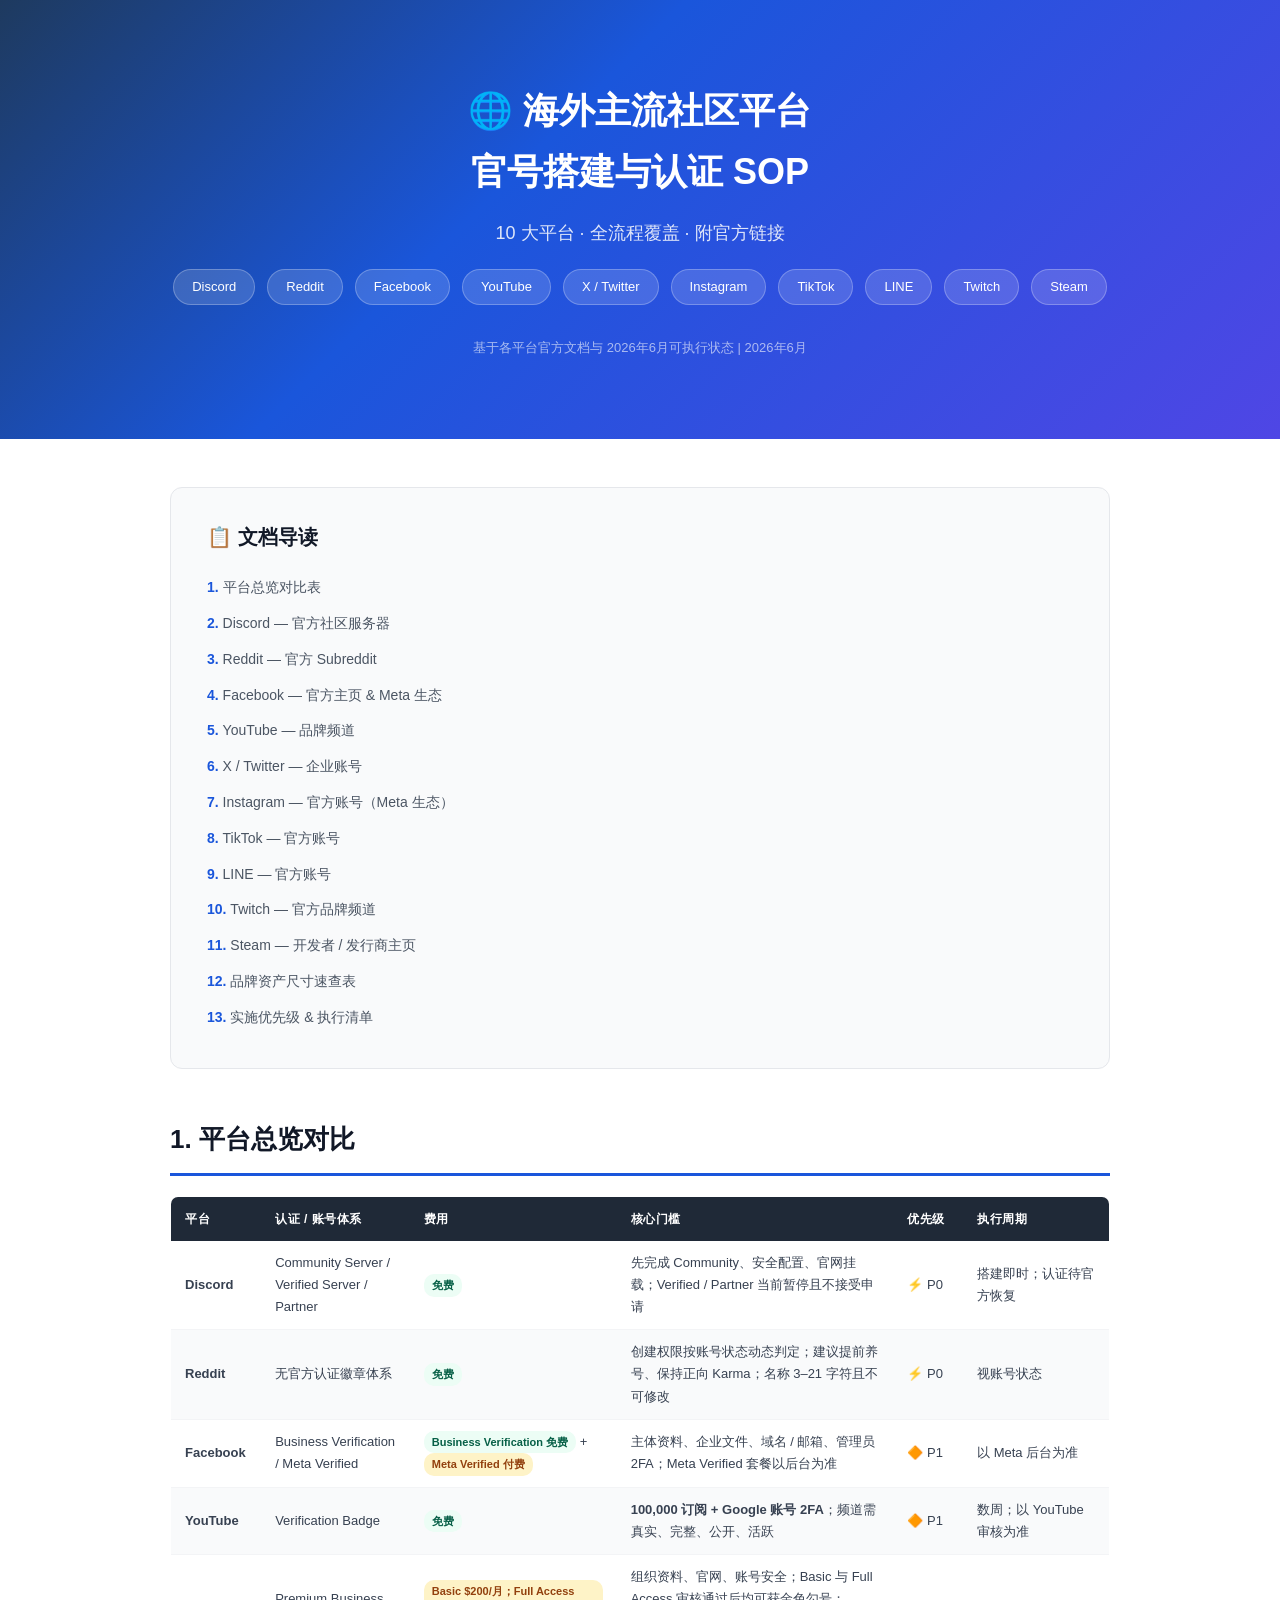
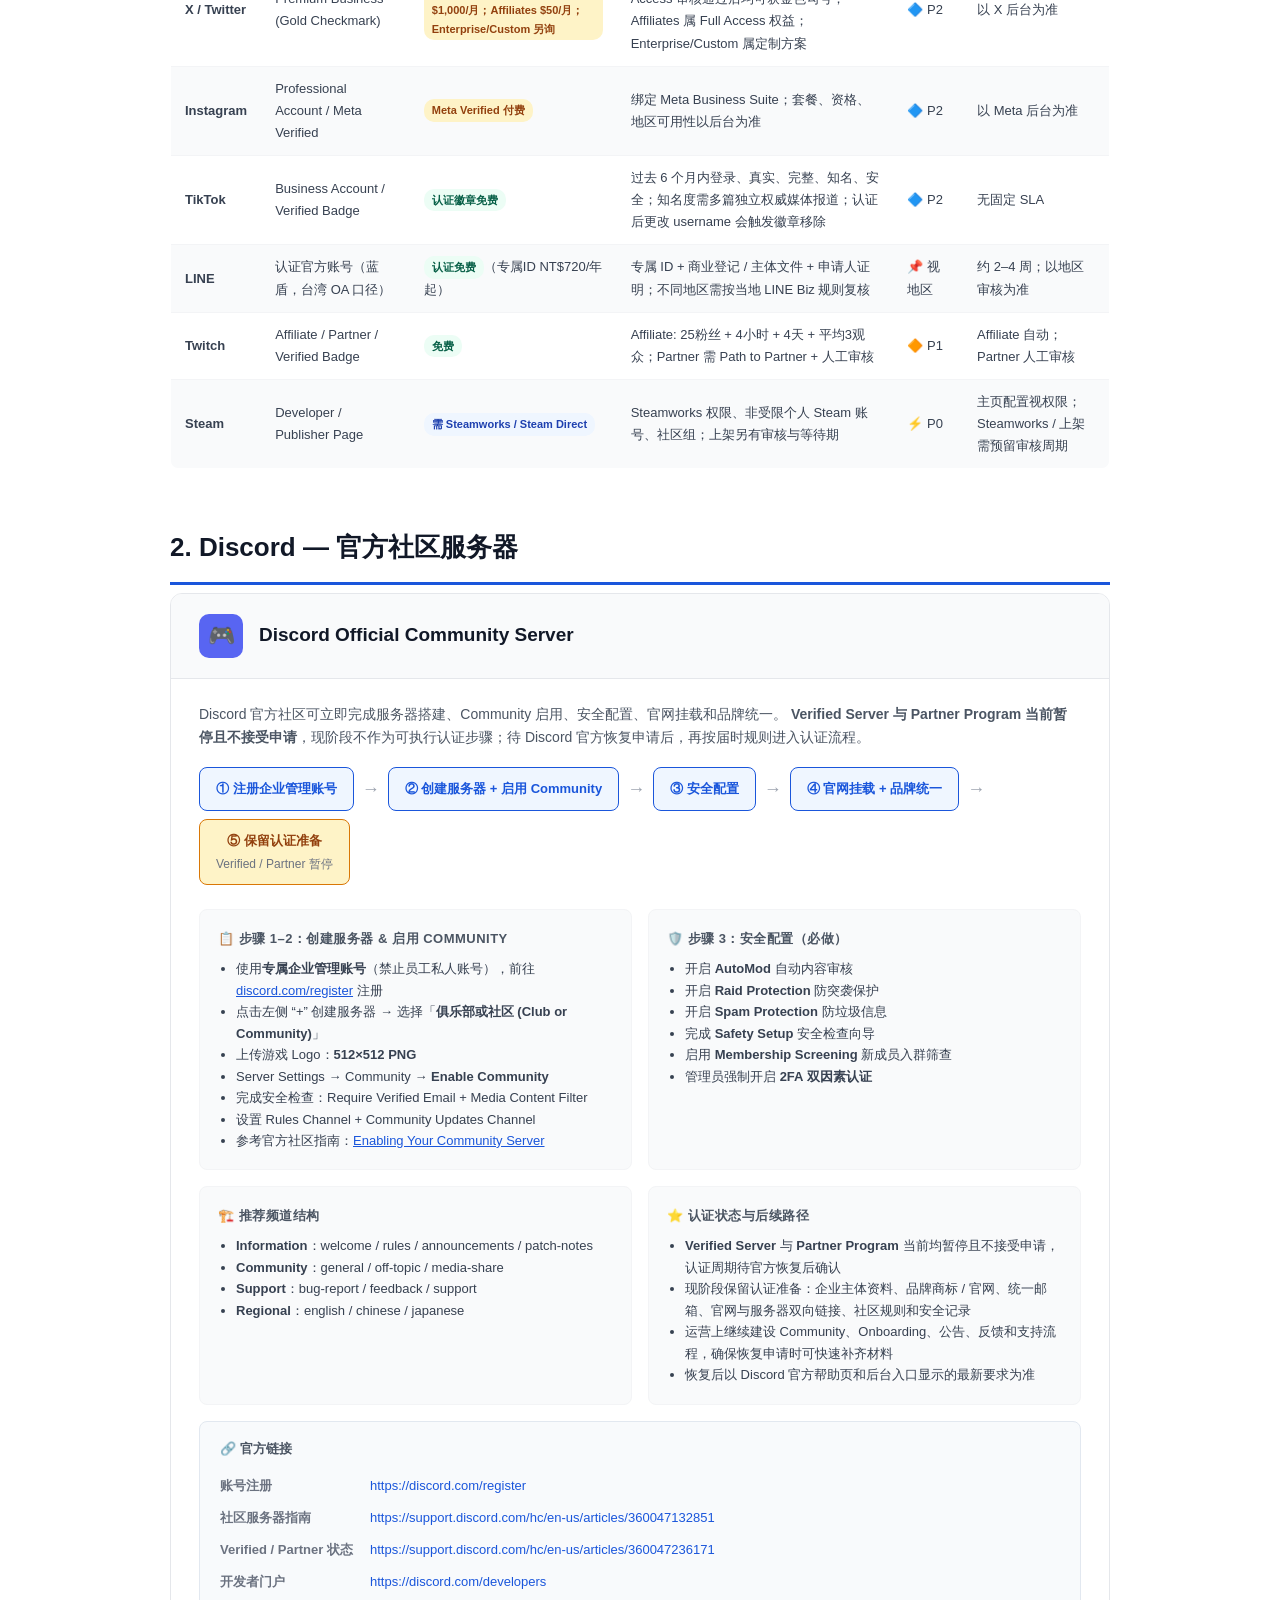
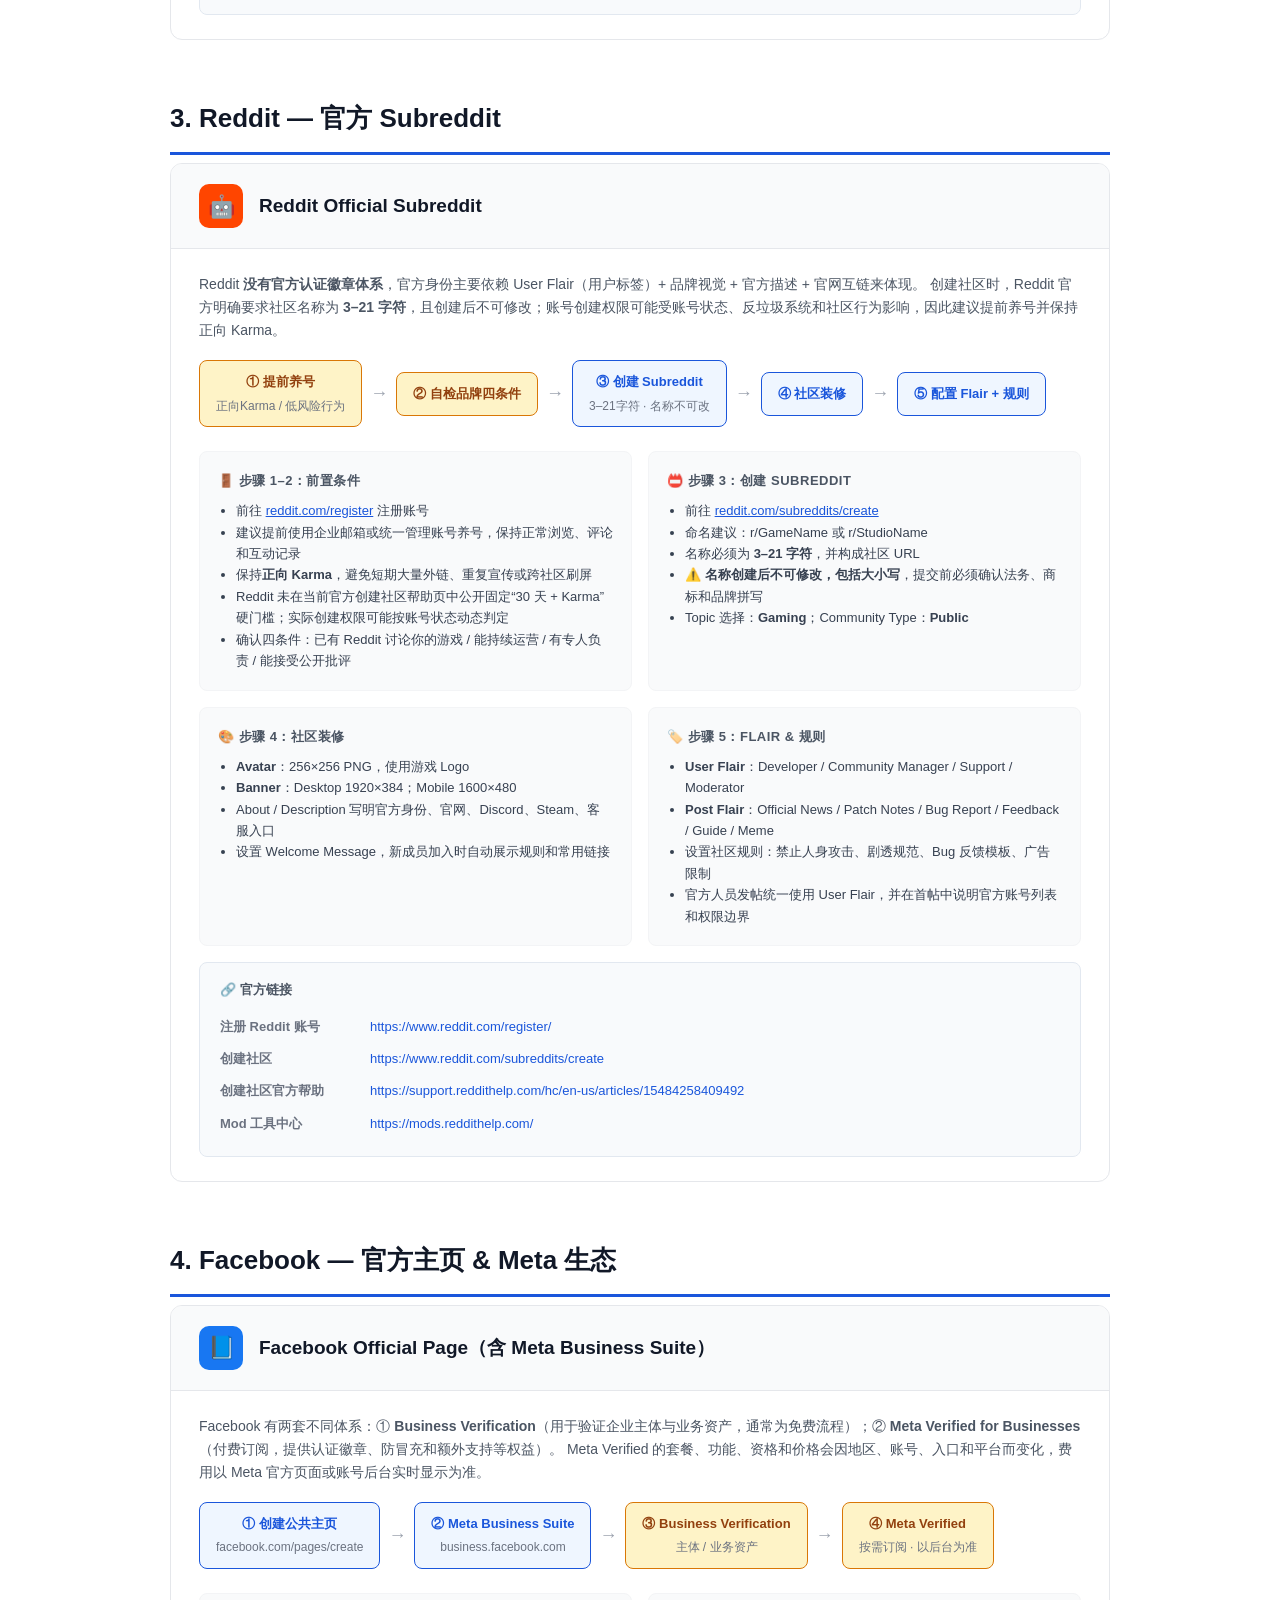
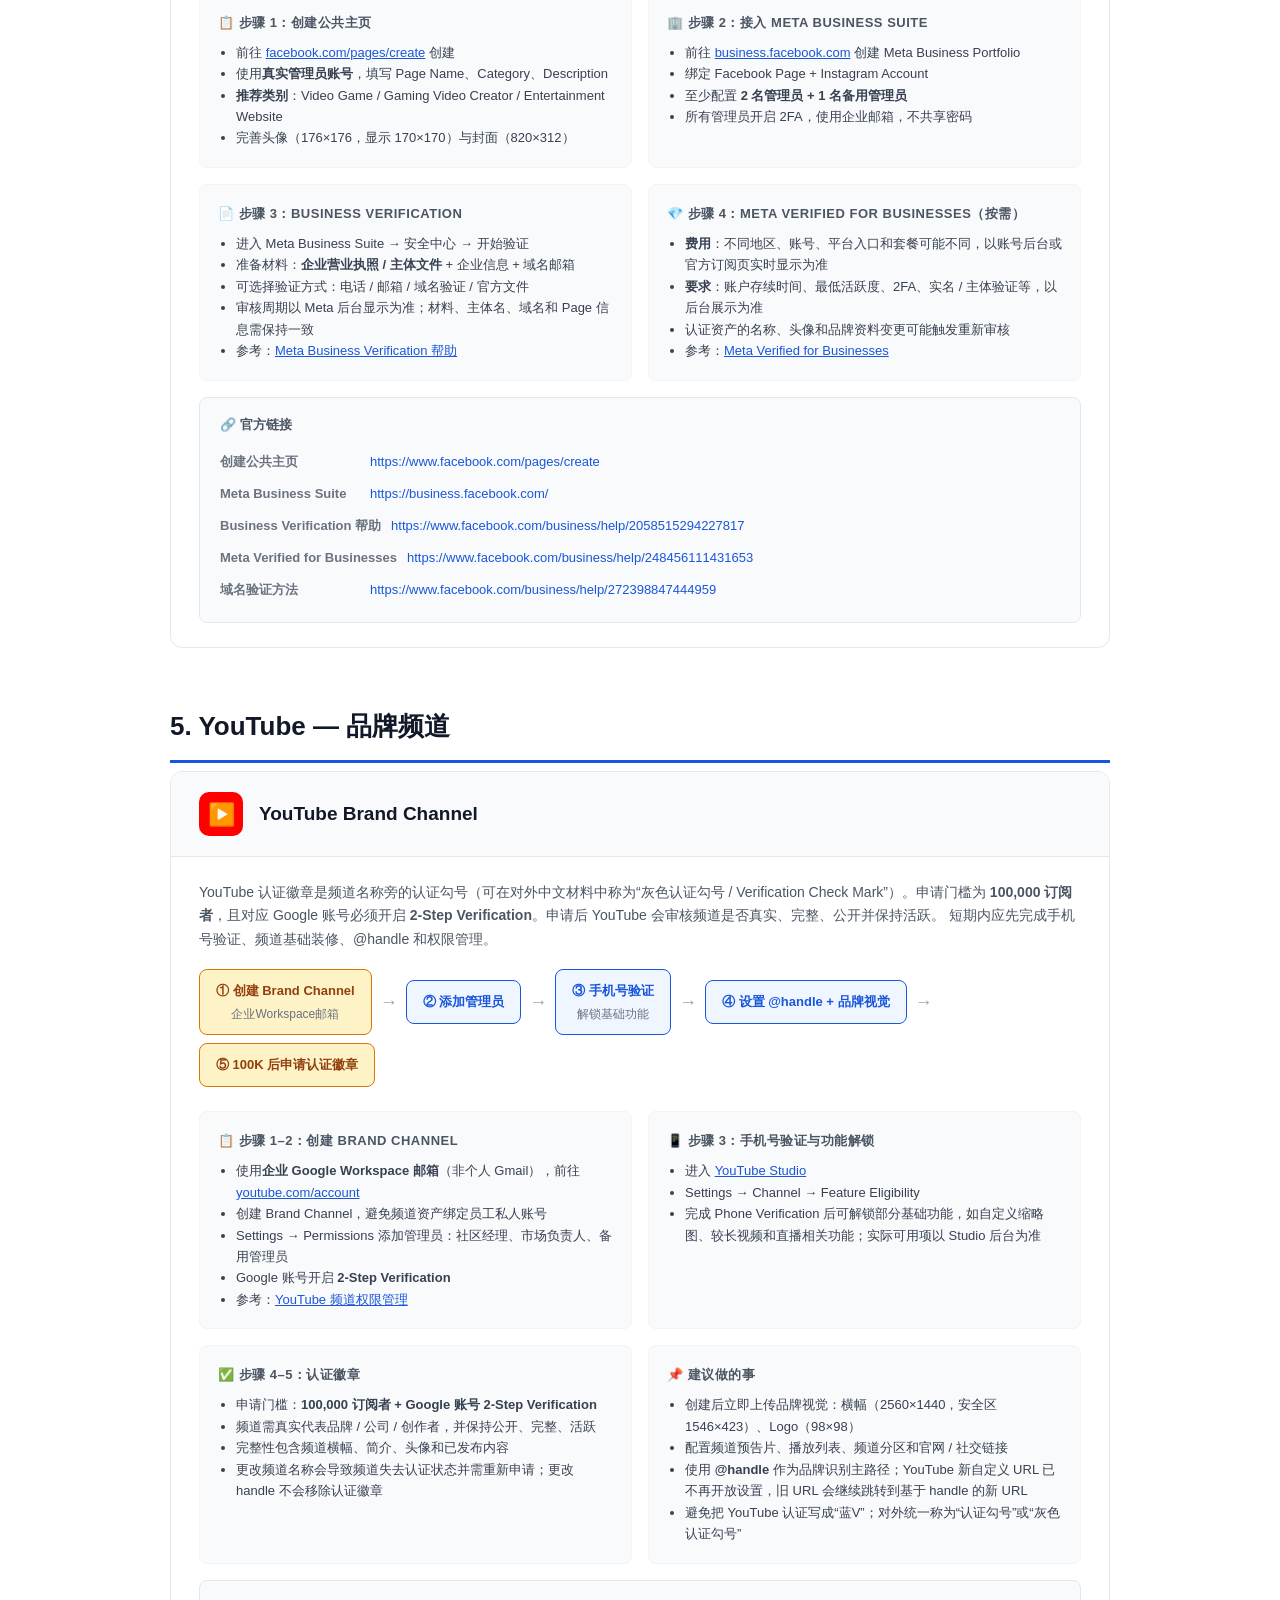
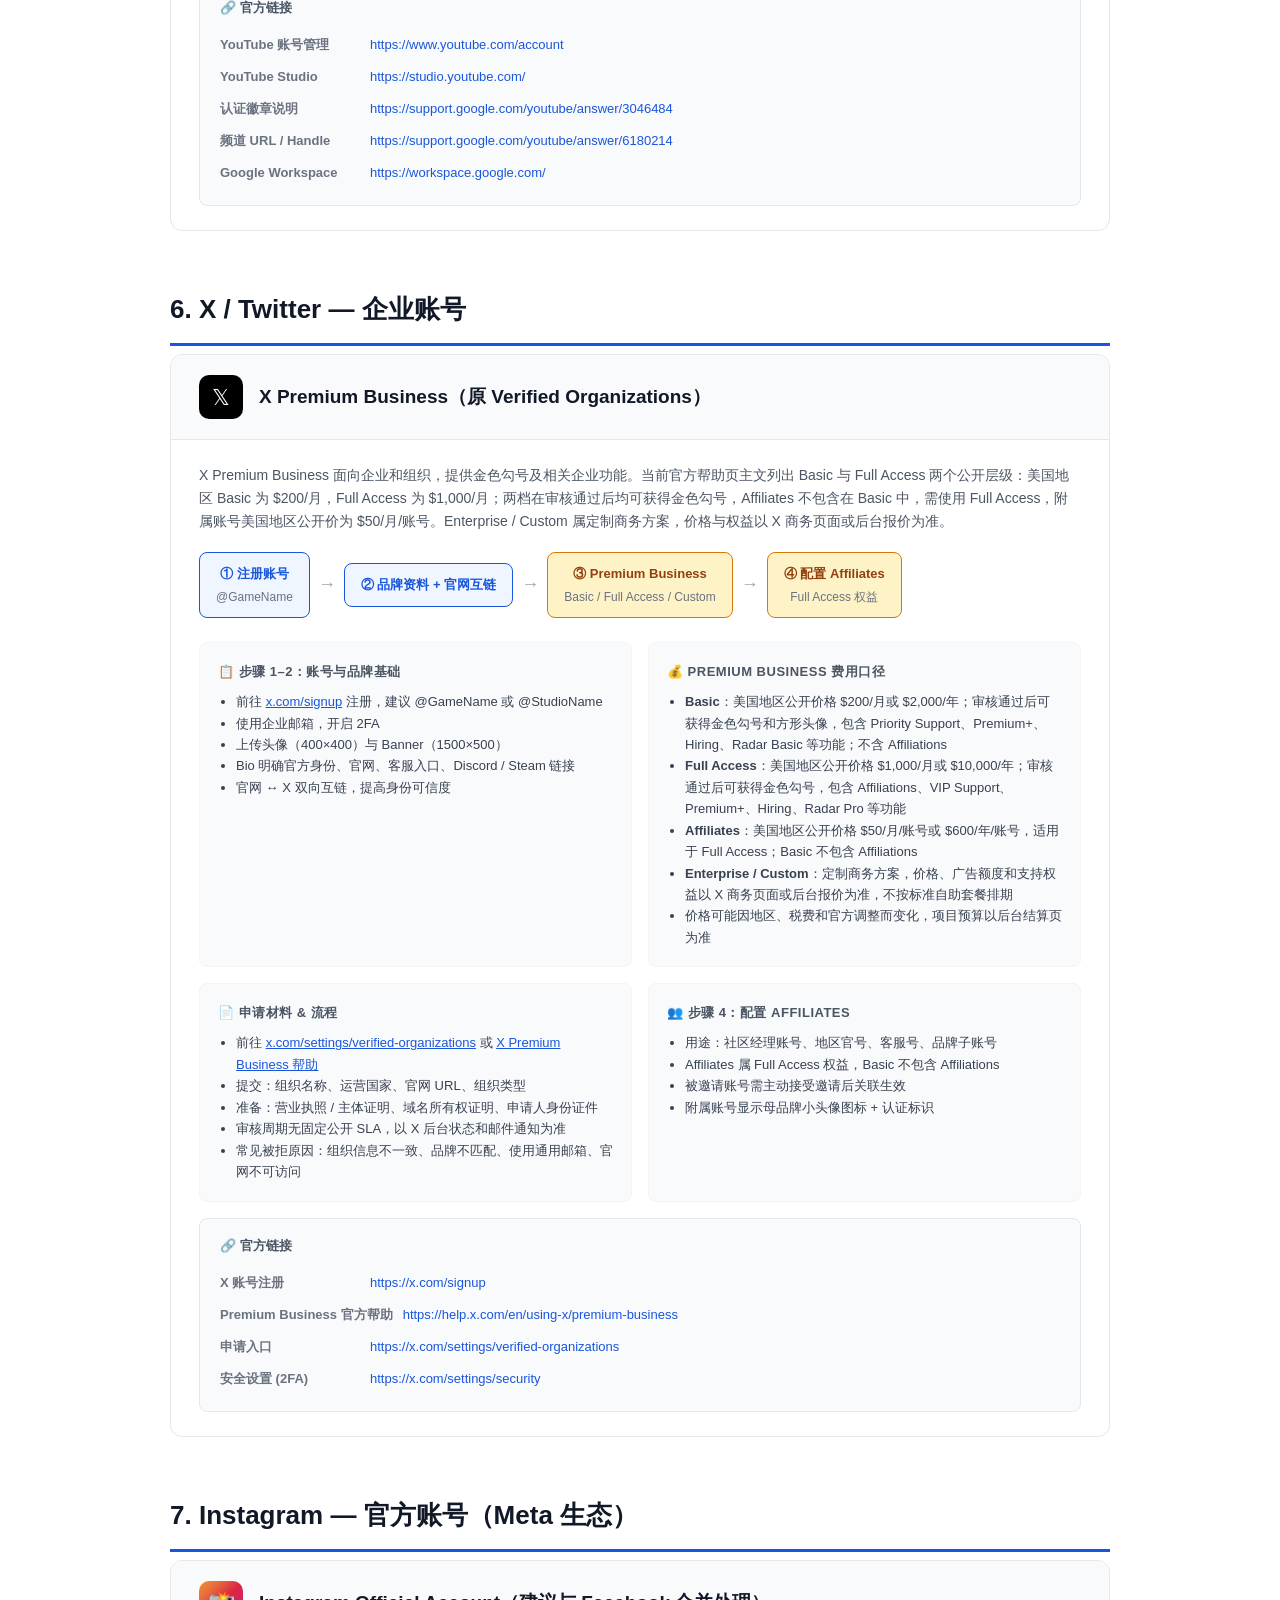
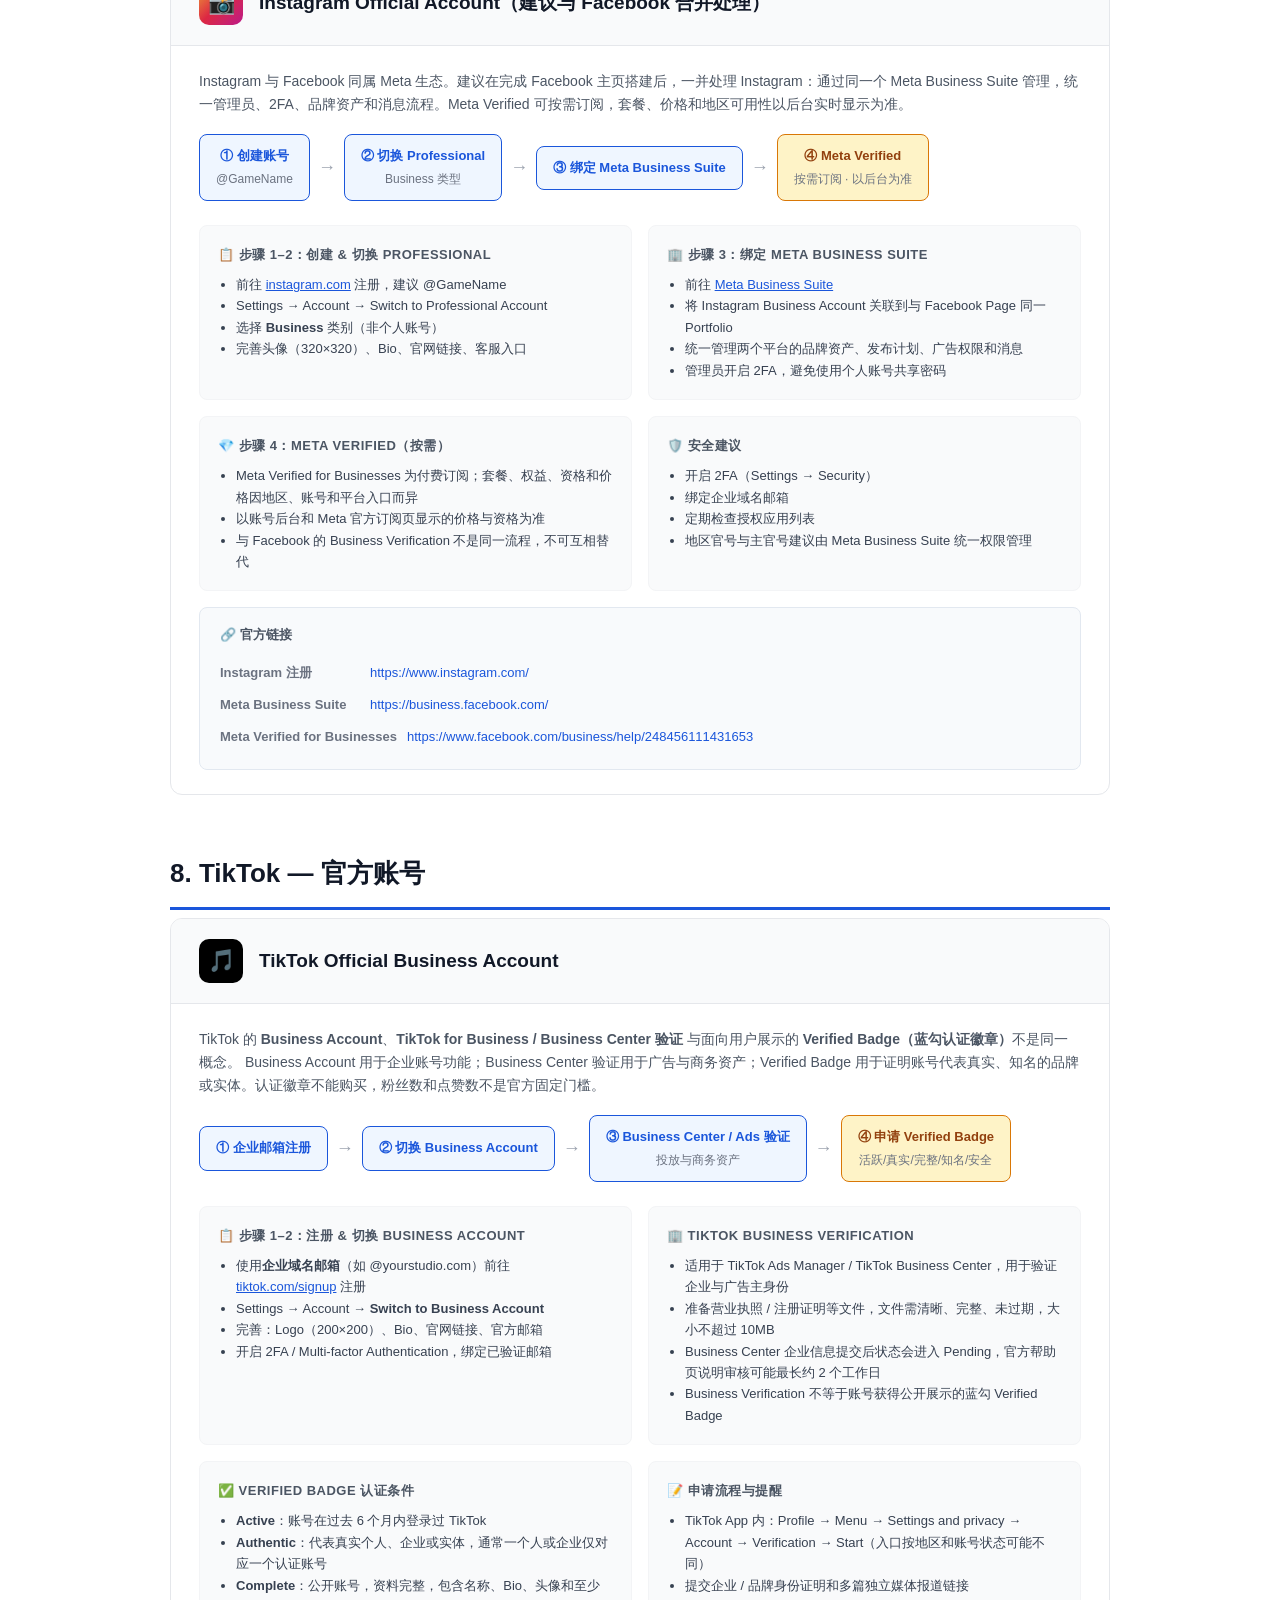
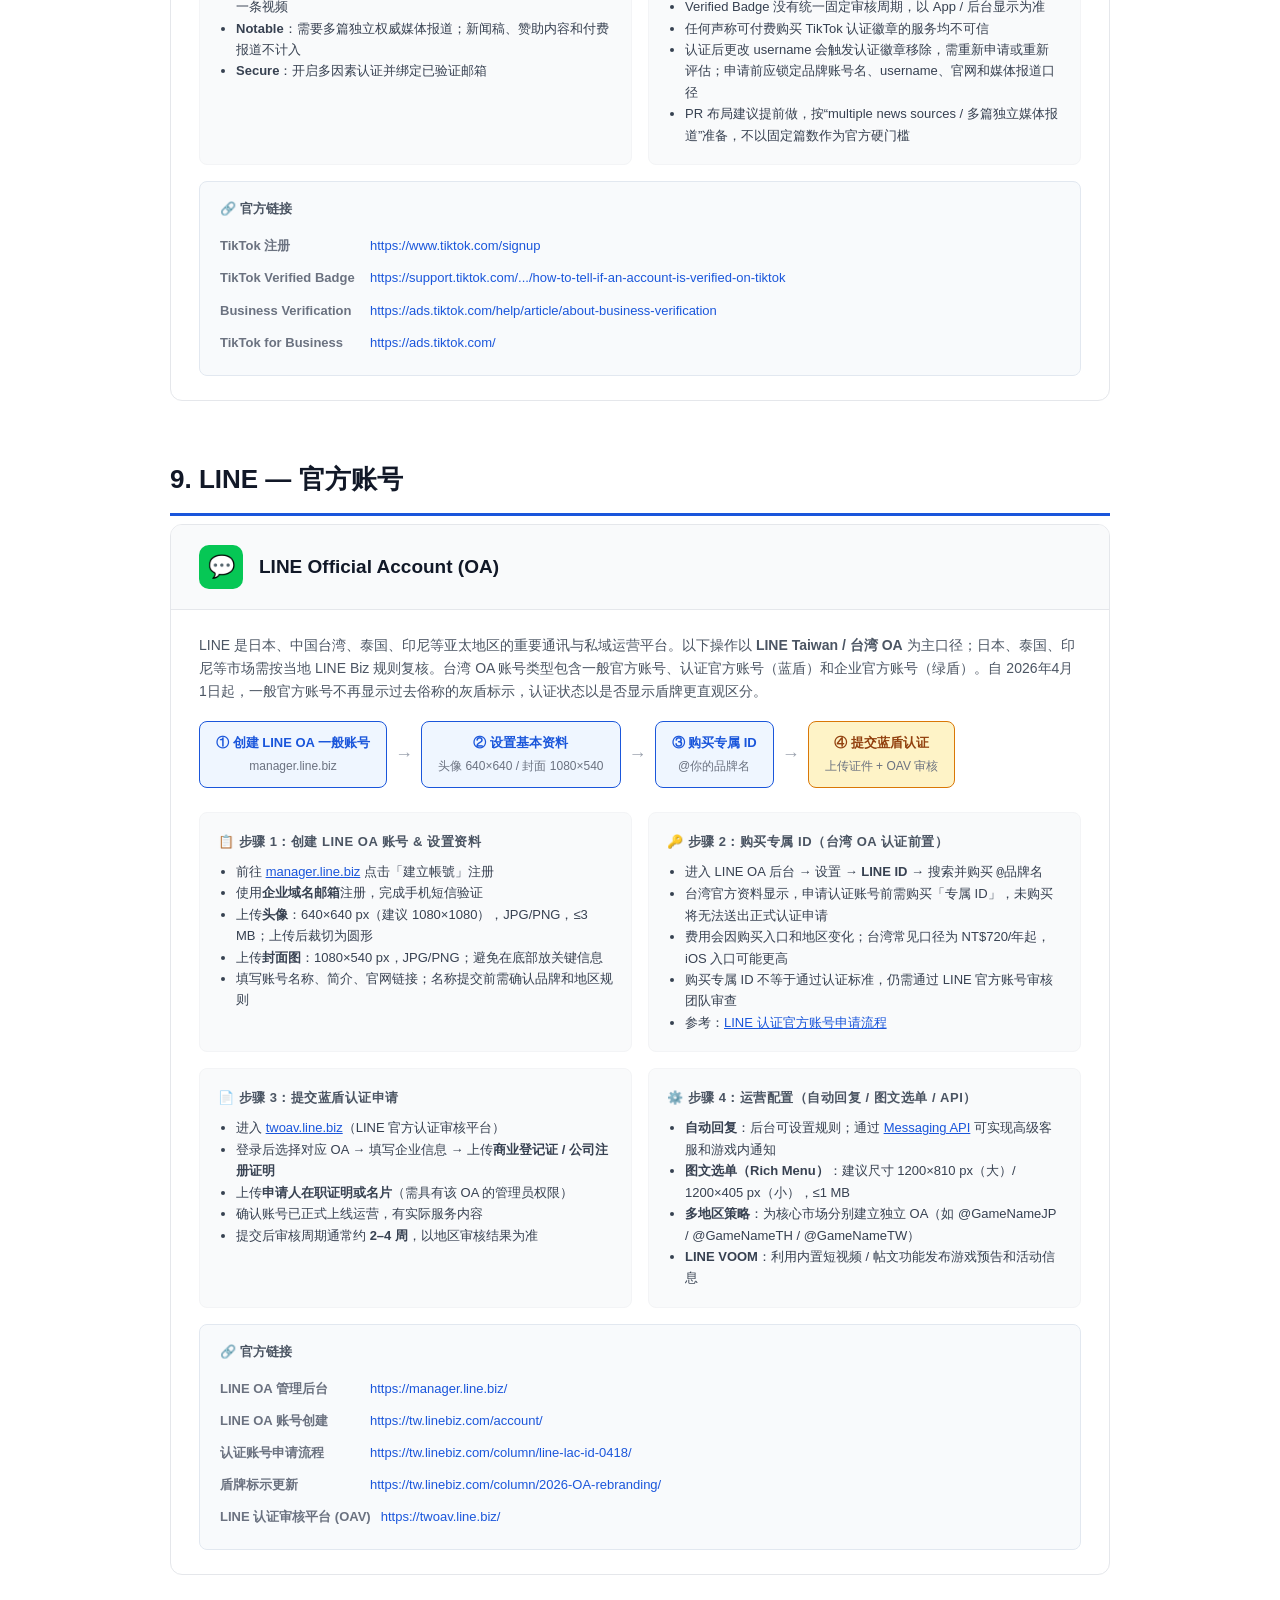
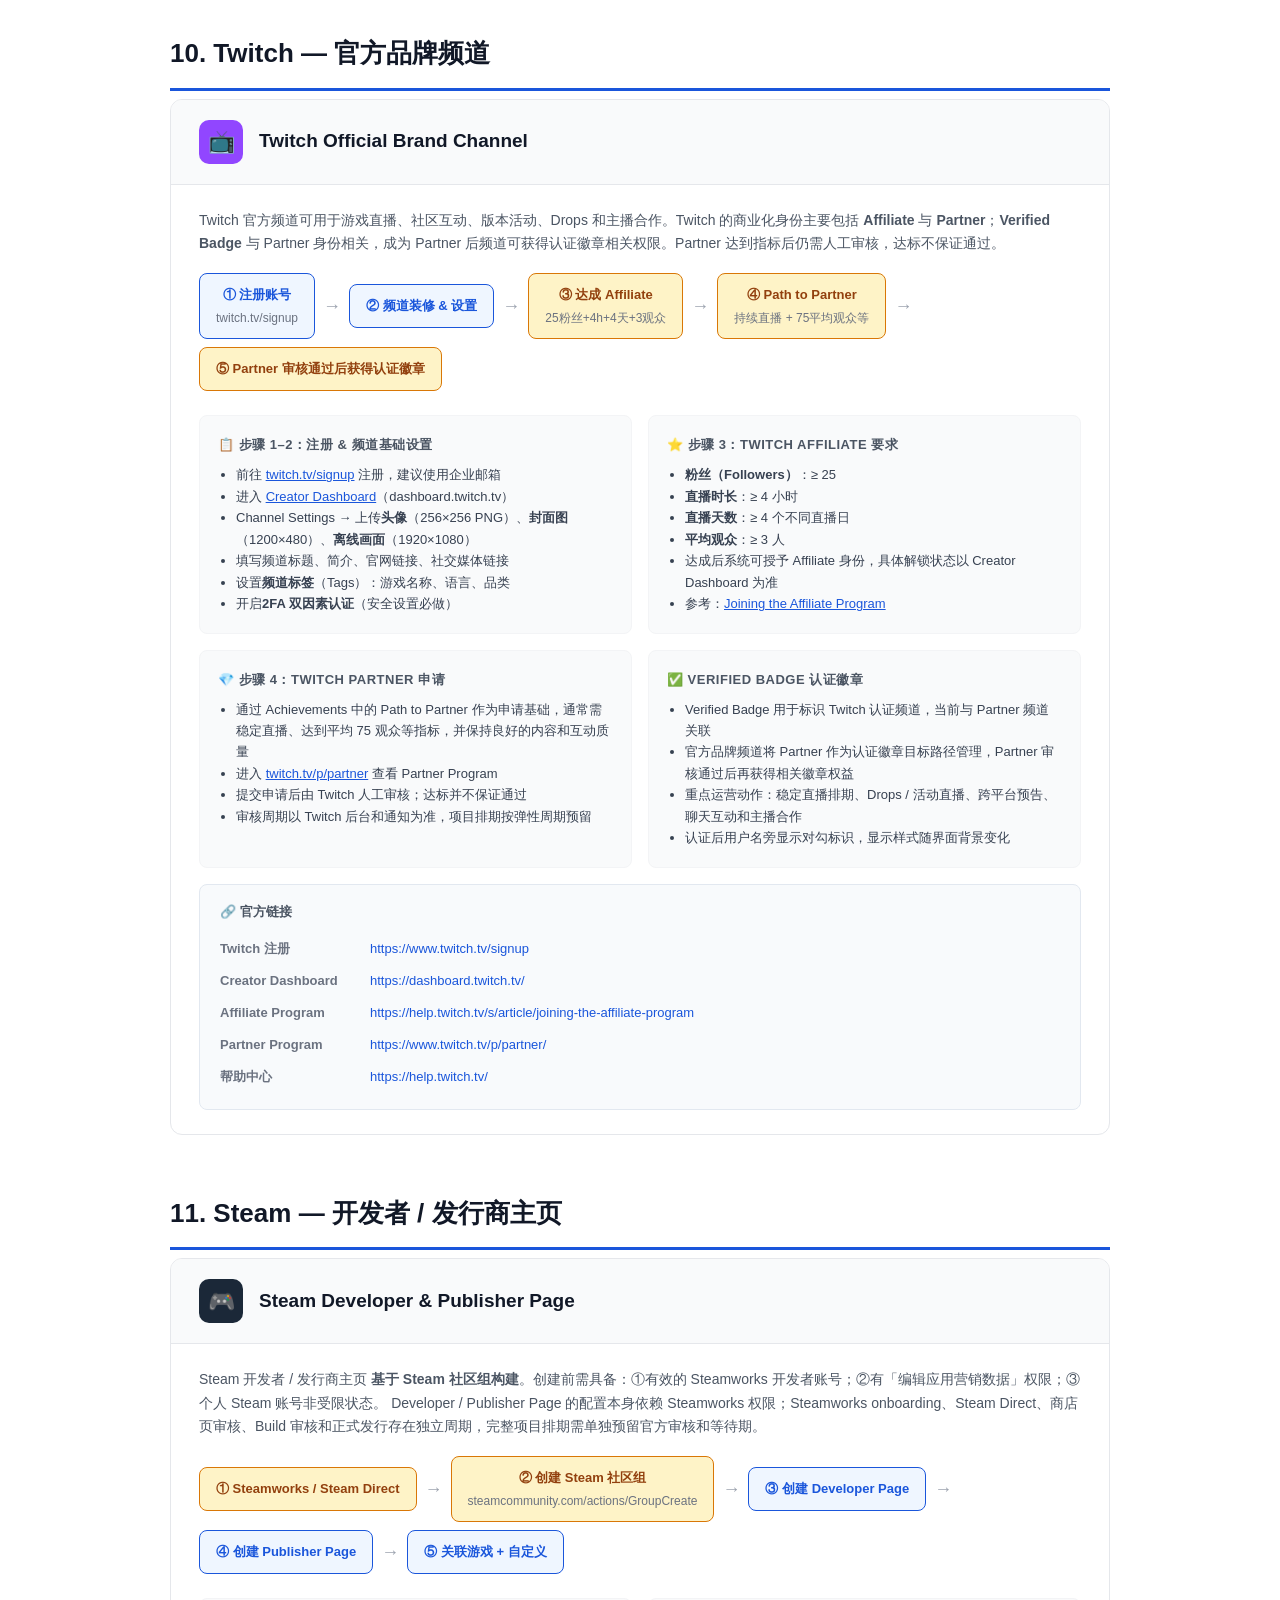
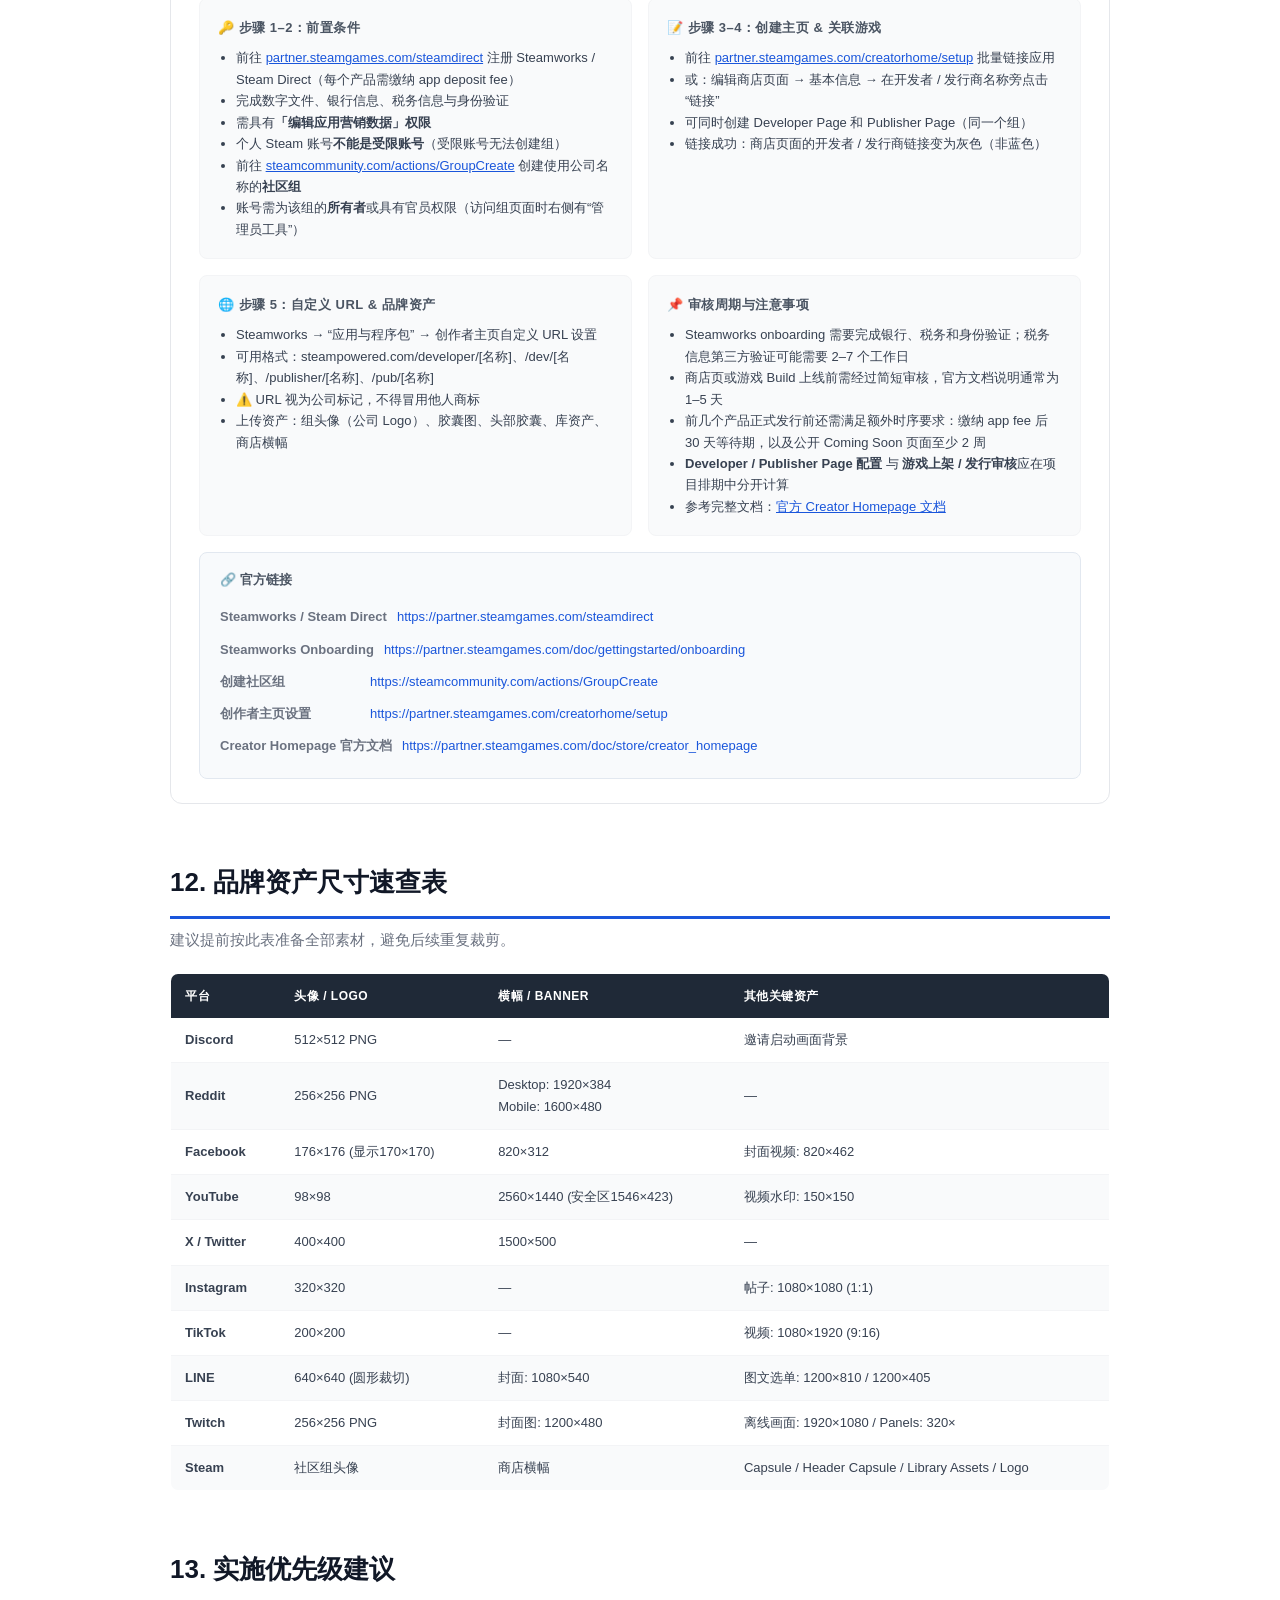
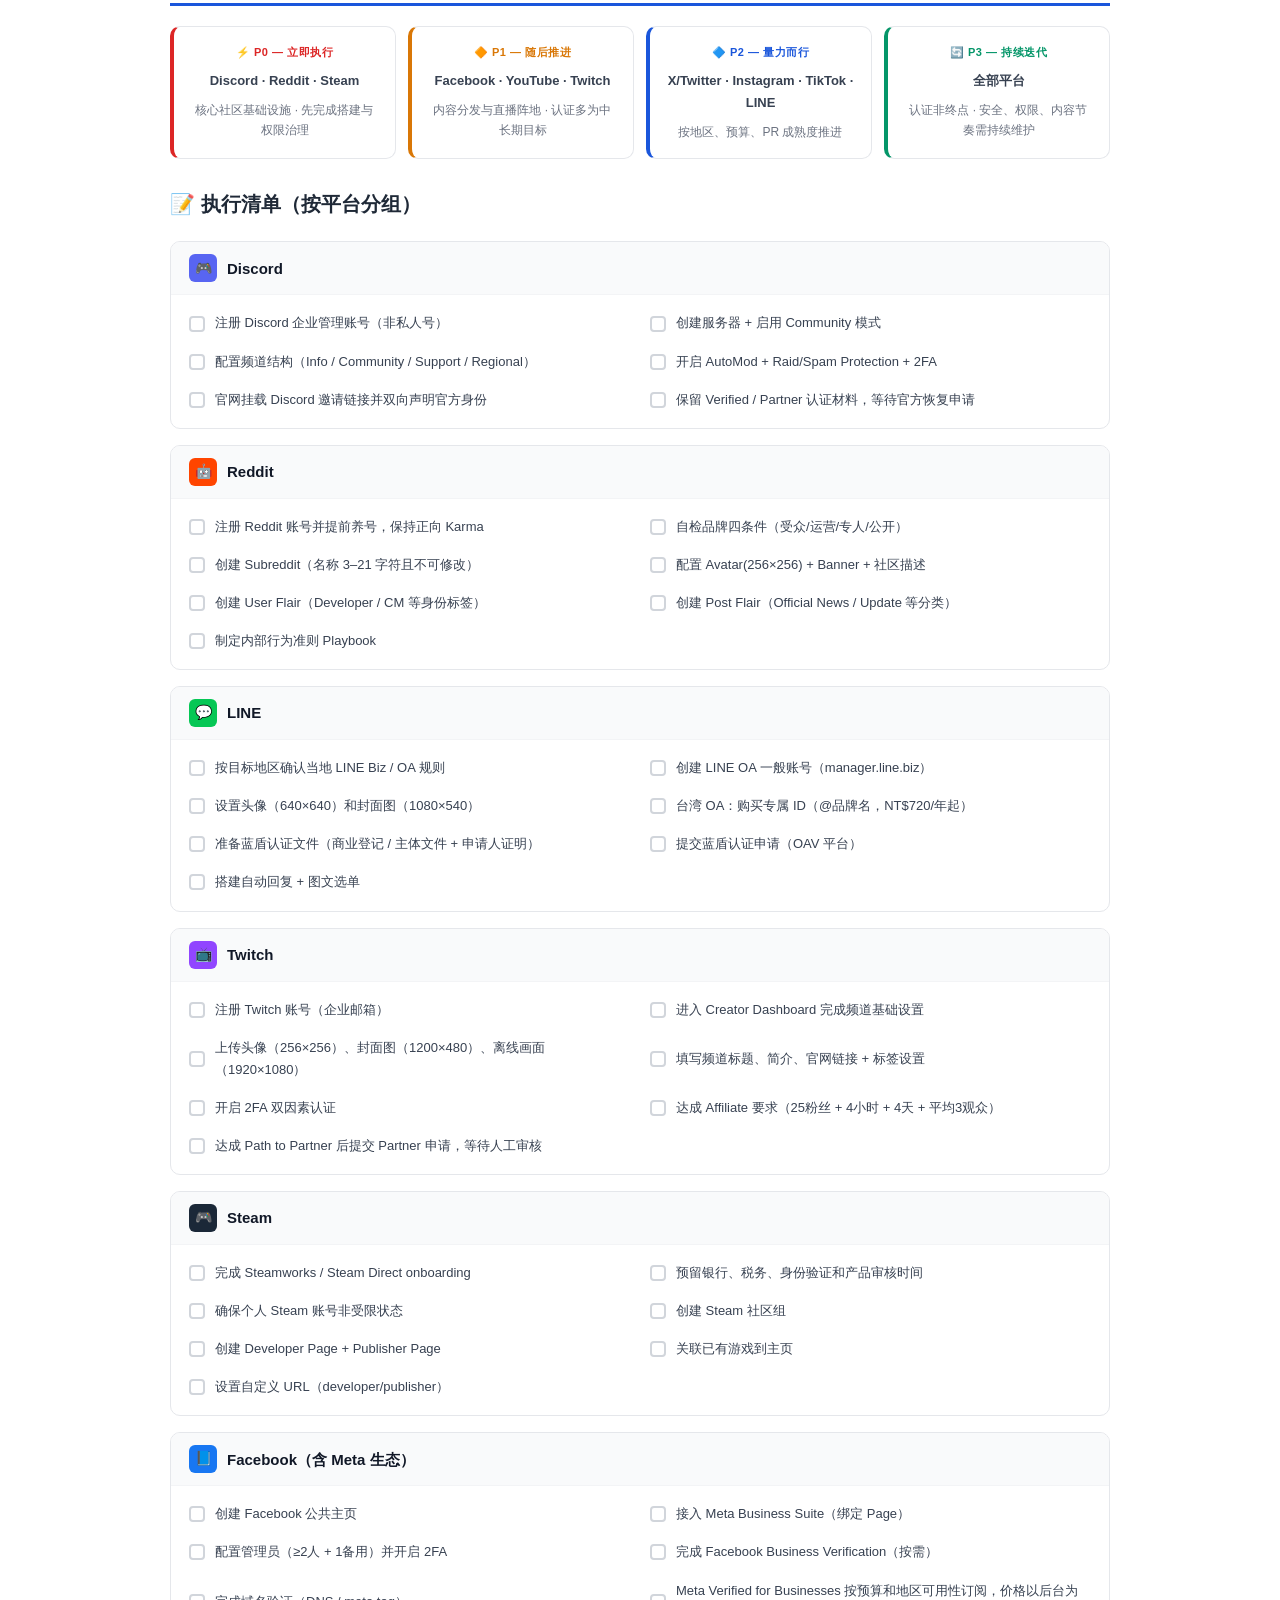
<file: community-platform-setup-sop.html>
<!DOCTYPE html>
<html lang="zh-CN">
<head>
<meta charset="UTF-8">
<meta name="viewport" content="width=device-width, initial-scale=1.0">
<title>海外主流社区平台官号搭建与认证 SOP（校验修订版）</title>
<style>
  :root {
    --primary: #1a56db;
    --primary-light: #eff6ff;
    --success: #059669;
    --warning: #d97706;
    --danger: #dc2626;
    --gray-50: #f9fafb;
    --gray-100: #f3f4f6;
    --gray-200: #e5e7eb;
    --gray-300: #d1d5db;
    --gray-400: #9ca3af;
    --gray-500: #6b7280;
    --gray-600: #4b5563;
    --gray-700: #374151;
    --gray-800: #1f2937;
    --gray-900: #111827;
  }
  * { margin: 0; padding: 0; box-sizing: border-box; }
  html { scroll-behavior: smooth; }
  body {
    font-family: -apple-system, BlinkMacSystemFont, "Segoe UI", "PingFang SC", "Microsoft YaHei", sans-serif;
    background: #ffffff;
    color: var(--gray-800);
    line-height: 1.7;
    font-size: 15px;
  }

  /* Cover */
  .cover {
    background: linear-gradient(135deg, #1e3a5f 0%, #1a56db 40%, #4f46e5 100%);
    color: #fff;
    padding: 80px 60px;
    text-align: center;
  }
  .cover h1 { font-size: 36px; font-weight: 800; margin-bottom: 16px; }
  .cover .subtitle { font-size: 18px; opacity: 0.85; }
  .cover .meta { margin-top: 32px; font-size: 13px; opacity: 0.6; }
  .cover .badge-row { margin-top: 20px; display: flex; justify-content: center; gap: 12px; flex-wrap: wrap; }
  .cover .badge { background: rgba(255,255,255,0.15); border: 1px solid rgba(255,255,255,0.25); border-radius: 20px; padding: 6px 18px; font-size: 13px; }

  /* Container */
  .container { max-width: 1020px; margin: 0 auto; padding: 48px 40px; }

  /* TOC */
  .toc { background: var(--gray-50); border: 1px solid var(--gray-200); border-radius: 12px; padding: 32px 36px; margin-bottom: 48px; }
  .toc h2 { font-size: 20px; color: var(--gray-900); margin-bottom: 16px; }
  .toc ol { list-style: none; counter-reset: toc; }
  .toc ol li { counter-increment: toc; padding: 6px 0; font-size: 14px; }
  .toc ol li::before { content: counter(toc) ". "; font-weight: 700; color: var(--primary); }
  .toc ol li a { color: var(--gray-600); text-decoration: none; transition: color 0.15s; }
  .toc ol li a:hover { color: var(--primary); text-decoration: underline; }

  /* Section */
  .section { margin-bottom: 56px; }
  .section h2 { font-size: 26px; font-weight: 800; color: var(--gray-900); margin-bottom: 8px; padding-bottom: 12px; border-bottom: 3px solid var(--primary); }
  .section h3 { font-size: 20px; font-weight: 700; color: var(--gray-800); margin: 28px 0 10px; }

  /* Platform Card */
  .platform-section {
    margin-bottom: 48px;
    border: 1px solid var(--gray-200);
    border-radius: 12px;
    overflow: hidden;
    page-break-inside: avoid;
  }
  .platform-header {
    display: flex; align-items: center; gap: 16px;
    padding: 20px 28px;
    background: var(--gray-50);
    border-bottom: 1px solid var(--gray-200);
  }
  .platform-header .platform-icon {
    width: 44px; height: 44px; border-radius: 10px;
    display: flex; align-items: center; justify-content: center;
    font-size: 22px; flex-shrink: 0;
  }
  .platform-header .platform-name { font-size: 19px; font-weight: 800; color: var(--gray-900); }
  .platform-body { padding: 24px 28px; }

  /* Flow */
  .flow { display: flex; flex-wrap: wrap; align-items: center; gap: 8px; margin-bottom: 24px; }
  .flow-step {
    background: var(--primary-light); border: 1.5px solid var(--primary); border-radius: 8px;
    padding: 10px 16px; font-size: 13px; font-weight: 600; color: var(--primary);
    text-align: center; min-width: 90px;
  }
  .flow-step.key {
    background: #fef3c7; border-color: var(--warning); color: #92400e;
  }
  .flow-arrow { color: var(--gray-400); font-size: 18px; font-weight: 300; }
  .flow-note { font-size: 12px; color: var(--gray-500); font-weight: 400; display: block; margin-top: 2px; }

  /* Detail Grid */
  .detail-grid { display: grid; grid-template-columns: 1fr 1fr; gap: 16px; margin-bottom: 16px; }
  @media (max-width: 768px) { .detail-grid { grid-template-columns: 1fr; } }
  .detail-card { background: var(--gray-50); border-radius: 8px; padding: 18px; border: 1px solid var(--gray-100); }
  .detail-card h4 { font-size: 13px; font-weight: 700; color: var(--gray-600); text-transform: uppercase; letter-spacing: 0.5px; margin-bottom: 8px; }
  .detail-card p, .detail-card li { font-size: 13px; color: var(--gray-700); line-height: 1.65; }
  .detail-card ul { padding-left: 18px; }

  /* Official Links */
  .official-links {
    margin-top: 16px;
    background: #f8fafc;
    border: 1px solid #e2e8f0;
    border-radius: 8px;
    padding: 16px 20px;
  }
  .official-links h4 { font-size: 13px; font-weight: 700; color: var(--gray-600); margin-bottom: 10px; }
  .official-links .link-item {
    display: flex; align-items: flex-start; gap: 10px;
    padding: 5px 0; font-size: 13px;
  }
  .official-links .link-item .link-label {
    color: var(--gray-500); min-width: 140px; flex-shrink: 0; font-weight: 600;
  }
  .official-links .link-item a {
    color: var(--primary); text-decoration: none; word-break: break-all;
  }
  .official-links .link-item a:hover { text-decoration: underline; }

  /* Comparison Table */
  .comparison-table {
    width: 100%; border-collapse: collapse; font-size: 13px;
    margin: 20px 0; border: 1px solid var(--gray-200); border-radius: 8px; overflow: hidden;
  }
  .comparison-table th {
    background: var(--gray-800); color: #fff; padding: 12px 14px;
    text-align: left; font-weight: 600; font-size: 12px;
    text-transform: uppercase; letter-spacing: 0.5px; white-space: nowrap;
  }
  .comparison-table td { padding: 11px 14px; border-bottom: 1px solid var(--gray-100); color: var(--gray-700); }
  .comparison-table tr:last-child td { border-bottom: none; }
  .comparison-table tr:nth-child(even) td { background: var(--gray-50); }
  .tag { display: inline-block; padding: 2px 8px; border-radius: 10px; font-size: 11px; font-weight: 600; }
  .tag.free { background: #ecfdf5; color: #065f46; }
  .tag.paid { background: #fef3c7; color: #92400e; }
  .tag.conditional { background: #eff6ff; color: #1e40af; }

  /* Asset Table */
  .asset-table { width: 100%; border-collapse: collapse; font-size: 13px; margin: 12px 0; }
  .asset-table th { background: var(--gray-100); padding: 8px 12px; text-align: left; font-weight: 700; font-size: 12px; color: var(--gray-600); border-bottom: 2px solid var(--gray-200); }
  .asset-table td { padding: 8px 12px; border-bottom: 1px solid var(--gray-100); color: var(--gray-700); }

  /* Priorities */
  .priority-grid { display: grid; grid-template-columns: repeat(4, 1fr); gap: 12px; margin: 20px 0; }
  @media (max-width: 768px) { .priority-grid { grid-template-columns: 1fr 1fr; } }
  .priority-card { border: 1px solid var(--gray-200); border-radius: 10px; padding: 16px; text-align: center; }
  .priority-card.p0 { border-left: 4px solid var(--danger); }
  .priority-card.p1 { border-left: 4px solid var(--warning); }
  .priority-card.p2 { border-left: 4px solid var(--primary); }
  .priority-card.p3 { border-left: 4px solid var(--success); }
  .priority-card .pri-label { font-size: 11px; font-weight: 800; text-transform: uppercase; letter-spacing: 0.5px; margin-bottom: 8px; }
  .priority-card.p0 .pri-label { color: var(--danger); }
  .priority-card.p1 .pri-label { color: var(--warning); }
  .priority-card.p2 .pri-label { color: var(--primary); }
  .priority-card.p3 .pri-label { color: var(--success); }
  .priority-card .pri-platforms { font-size: 13px; color: var(--gray-700); font-weight: 600; }

  /* Checklist */
  .checklist { display: grid; grid-template-columns: 1fr 1fr; gap: 8px 24px; margin: 20px 0; }
  @media (max-width: 768px) { .checklist { grid-template-columns: 1fr; } }
  .checklist-item { display: flex; align-items: center; gap: 10px; padding: 8px 0; font-size: 14px; color: var(--gray-700); }
  .checklist-item .checkbox { width: 18px; height: 18px; border: 2px solid var(--gray-300); border-radius: 4px; flex-shrink: 0; }

  /* Platform-grouped checklist */
  .platform-checklist { margin: 20px 0; }
  .platform-checklist-group {
    border: 1px solid var(--gray-200);
    border-radius: 10px;
    margin-bottom: 16px;
    overflow: hidden;
  }
  .platform-checklist-header {
    display: flex; align-items: center; gap: 10px;
    padding: 12px 18px;
    background: var(--gray-50);
    border-bottom: 1px solid var(--gray-100);
    font-size: 15px; font-weight: 700; color: var(--gray-900);
  }
  .platform-checklist-header .pch-icon {
    width: 28px; height: 28px; border-radius: 6px;
    display: flex; align-items: center; justify-content: center;
    font-size: 14px; flex-shrink: 0;
  }
  .platform-checklist-body {
    padding: 12px 18px;
    display: grid;
    grid-template-columns: 1fr 1fr;
    gap: 6px 20px;
  }
  @media (max-width: 768px) { .platform-checklist-body { grid-template-columns: 1fr; } }
  .platform-checklist-body .checklist-item { padding: 5px 0; font-size: 13px; }
  .platform-checklist-body .checklist-item .checkbox { width: 16px; height: 16px; }

  /* Summary */
  .summary-box {
    background: linear-gradient(135deg, #eff6ff, #f0f9ff);
    border: 1px solid #bfdbfe; border-radius: 12px; padding: 28px 32px; margin: 36px 0;
  }
  .summary-box h3 { color: var(--primary); margin-top: 0; }
  .summary-box ul { padding-left: 20px; }
  .summary-box li { margin-bottom: 6px; font-size: 14px; color: var(--gray-700); }

  /* Intro */
  .intro-note {
    background: var(--gray-50); border-left: 4px solid var(--primary);
    border-radius: 8px; padding: 16px 20px; margin-bottom: 12px;
    font-size: 14px; color: var(--gray-600);
  }
  .intro-note strong { color: var(--gray-800); }

  /* Platform intro */
  .platform-intro {
    font-size: 14px; color: var(--gray-600); margin-bottom: 18px; line-height: 1.65;
  }

  /* Footer */
  .footer { text-align: center; padding: 32px; color: var(--gray-400); font-size: 12px; border-top: 1px solid var(--gray-100); margin-top: 48px; }

  @media print {
    .cover { page-break-after: always; }
    .platform-section { page-break-inside: avoid; }
    body { font-size: 13px; }
  }
</style>
</head>
<body>

<!-- ============== COVER ============== -->
<div class="cover">
  <h1>🌐 海外主流社区平台<br>官号搭建与认证 SOP</h1>
  <div class="subtitle">10 大平台 · 全流程覆盖 · 附官方链接</div>
  <div class="badge-row">
    <span class="badge">Discord</span><span class="badge">Reddit</span><span class="badge">Facebook</span>
    <span class="badge">YouTube</span><span class="badge">X / Twitter</span><span class="badge">Instagram</span>
    <span class="badge">TikTok</span><span class="badge">LINE</span><span class="badge">Twitch</span><span class="badge">Steam</span>
  </div>
  <div class="meta">基于各平台官方文档与 2026年6月可执行状态  |  2026年6月</div>
</div>

<!-- ============== CONTAINER ============== -->
<div class="container">

<!-- TOC -->
<div class="toc">
  <h2>📋 文档导读</h2>
  <ol>
    <li><a href="#section-overview">平台总览对比表</a></li>
    <li><a href="#section-discord">Discord — 官方社区服务器</a></li>
    <li><a href="#section-reddit">Reddit — 官方 Subreddit</a></li>
    <li><a href="#section-facebook">Facebook — 官方主页 &amp; Meta 生态</a></li>
    <li><a href="#section-youtube">YouTube — 品牌频道</a></li>
    <li><a href="#section-x">X / Twitter — 企业账号</a></li>
    <li><a href="#section-instagram">Instagram — 官方账号（Meta 生态）</a></li>
    <li><a href="#section-tiktok">TikTok — 官方账号</a></li>
    <li><a href="#section-line">LINE — 官方账号</a></li>
    <li><a href="#section-twitch">Twitch — 官方品牌频道</a></li>
    <li><a href="#section-steam">Steam — 开发者 / 发行商主页</a></li>
    <li><a href="#section-assets">品牌资产尺寸速查表</a></li>
    <li><a href="#section-priority">实施优先级 &amp; 执行清单</a></li>
  </ol>
</div>

<!-- ============ 1. 平台总览 ============ -->
<div class="section" id="section-overview">
  <h2>1. 平台总览对比</h2>
  <table class="comparison-table">
    <thead>
      <tr><th>平台</th><th>认证 / 账号体系</th><th>费用</th><th>核心门槛</th><th>优先级</th><th>执行周期</th></tr>
    </thead>
    <tbody>
      <tr>
        <td><strong>Discord</strong></td>
        <td>Community Server / Verified Server / Partner</td>
        <td><span class="tag free">免费</span></td>
        <td>先完成 Community、安全配置、官网挂载；Verified / Partner 当前暂停且不接受申请</td>
        <td>⚡ P0</td>
        <td>搭建即时；认证待官方恢复</td>
      </tr>
      <tr>
        <td><strong>Reddit</strong></td>
        <td>无官方认证徽章体系</td>
        <td><span class="tag free">免费</span></td>
        <td>创建权限按账号状态动态判定；建议提前养号、保持正向 Karma；名称 3–21 字符且不可修改</td>
        <td>⚡ P0</td>
        <td>视账号状态</td>
      </tr>
      <tr>
        <td><strong>Facebook</strong></td>
        <td>Business Verification / Meta Verified</td>
        <td><span class="tag free">Business Verification 免费</span> + <span class="tag paid">Meta Verified 付费</span></td>
        <td>主体资料、企业文件、域名 / 邮箱、管理员 2FA；Meta Verified 套餐以后台为准</td>
        <td>🔶 P1</td>
        <td>以 Meta 后台为准</td>
      </tr>
      <tr>
        <td><strong>YouTube</strong></td>
        <td>Verification Badge</td>
        <td><span class="tag free">免费</span></td>
        <td><strong>100,000 订阅 + Google 账号 2FA</strong>；频道需真实、完整、公开、活跃</td>
        <td>🔶 P1</td>
        <td>数周；以 YouTube 审核为准</td>
      </tr>
      <tr>
        <td><strong>X / Twitter</strong></td>
        <td>Premium Business (Gold Checkmark)</td>
        <td><span class="tag paid">Basic $200/月；Full Access $1,000/月；Affiliates $50/月；Enterprise/Custom 另询</span></td>
        <td>组织资料、官网、账号安全；Basic 与 Full Access 审核通过后均可获金色勾号；Affiliates 属 Full Access 权益；Enterprise/Custom 属定制方案</td>
        <td>🔷 P2</td>
        <td>以 X 后台为准</td>
      </tr>
      <tr>
        <td><strong>Instagram</strong></td>
        <td>Professional Account / Meta Verified</td>
        <td><span class="tag paid">Meta Verified 付费</span></td>
        <td>绑定 Meta Business Suite；套餐、资格、地区可用性以后台为准</td>
        <td>🔷 P2</td>
        <td>以 Meta 后台为准</td>
      </tr>
      <tr>
        <td><strong>TikTok</strong></td>
        <td>Business Account / Verified Badge</td>
        <td><span class="tag free">认证徽章免费</span></td>
        <td>过去 6 个月内登录、真实、完整、知名、安全；知名度需多篇独立权威媒体报道；认证后更改 username 会触发徽章移除</td>
        <td>🔷 P2</td>
        <td>无固定 SLA</td>
      </tr>
      <tr>
        <td><strong>LINE</strong></td>
        <td>认证官方账号（蓝盾，台湾 OA 口径）</td>
        <td><span class="tag free">认证免费</span>（专属ID NT$720/年起）</td>
        <td>专属 ID + 商业登记 / 主体文件 + 申请人证明；不同地区需按当地 LINE Biz 规则复核</td>
        <td>📌 视地区</td>
        <td>约 2–4 周；以地区审核为准</td>
      </tr>
      <tr>
        <td><strong>Twitch</strong></td>
        <td>Affiliate / Partner / Verified Badge</td>
        <td><span class="tag free">免费</span></td>
        <td>Affiliate: 25粉丝 + 4小时 + 4天 + 平均3观众；Partner 需 Path to Partner + 人工审核</td>
        <td>🔶 P1</td>
        <td>Affiliate 自动；Partner 人工审核</td>
      </tr>
      <tr>
        <td><strong>Steam</strong></td>
        <td>Developer / Publisher Page</td>
        <td><span class="tag conditional">需 Steamworks / Steam Direct</span></td>
        <td>Steamworks 权限、非受限个人 Steam 账号、社区组；上架另有审核与等待期</td>
        <td>⚡ P0</td>
        <td>主页配置视权限；Steamworks / 上架需预留审核周期</td>
      </tr>
    </tbody>
  </table>
</div>

<!-- ============ 2. Discord ============ -->
<div class="section" id="section-discord">
  <h2>2. Discord — 官方社区服务器</h2>
  <div class="platform-section">
    <div class="platform-header">
      <div class="platform-icon" style="background:#5865f2;color:#fff;">🎮</div>
      <div class="platform-name">Discord Official Community Server</div>
    </div>
    <div class="platform-body">

      <div class="platform-intro">
        Discord 官方社区可立即完成服务器搭建、Community 启用、安全配置、官网挂载和品牌统一。
        <strong>Verified Server 与 Partner Program 当前暂停且不接受申请</strong>，现阶段不作为可执行认证步骤；待 Discord 官方恢复申请后，再按届时规则进入认证流程。
      </div>

      <div class="flow">
        <div class="flow-step">① 注册企业管理账号</div><span class="flow-arrow">→</span>
        <div class="flow-step">② 创建服务器 + 启用 Community</div><span class="flow-arrow">→</span>
        <div class="flow-step">③ 安全配置</div><span class="flow-arrow">→</span>
        <div class="flow-step">④ 官网挂载 + 品牌统一</div><span class="flow-arrow">→</span>
        <div class="flow-step key">⑤ 保留认证准备<br><span class="flow-note">Verified / Partner 暂停</span></div>
      </div>

      <div class="detail-grid">
        <div class="detail-card">
          <h4>📋 步骤 1–2：创建服务器 &amp; 启用 Community</h4>
          <ul>
            <li>使用<strong>专属企业管理账号</strong>（禁止员工私人账号），前往 <a href="https://discord.com/register" target="_blank" style="color:var(--primary)">discord.com/register</a> 注册</li>
            <li>点击左侧 “+” 创建服务器 → 选择「<strong>俱乐部或社区 (Club or Community)</strong>」</li>
            <li>上传游戏 Logo：<strong>512×512 PNG</strong></li>
            <li>Server Settings → Community → <strong>Enable Community</strong></li>
            <li>完成安全检查：Require Verified Email + Media Content Filter</li>
            <li>设置 Rules Channel + Community Updates Channel</li>
            <li>参考官方社区指南：<a href="https://support.discord.com/hc/en-us/articles/360047132851-Enabling-Your-Community-Server" target="_blank" style="color:var(--primary)">Enabling Your Community Server</a></li>
          </ul>
        </div>
        <div class="detail-card">
          <h4>🛡️ 步骤 3：安全配置（必做）</h4>
          <ul>
            <li>开启 <strong>AutoMod</strong> 自动内容审核</li>
            <li>开启 <strong>Raid Protection</strong> 防突袭保护</li>
            <li>开启 <strong>Spam Protection</strong> 防垃圾信息</li>
            <li>完成 <strong>Safety Setup</strong> 安全检查向导</li>
            <li>启用 <strong>Membership Screening</strong> 新成员入群筛查</li>
            <li>管理员强制开启 <strong>2FA 双因素认证</strong></li>
          </ul>
        </div>
        <div class="detail-card">
          <h4>🏗️ 推荐频道结构</h4>
          <ul>
            <li><strong>Information</strong>：welcome / rules / announcements / patch-notes</li>
            <li><strong>Community</strong>：general / off-topic / media-share</li>
            <li><strong>Support</strong>：bug-report / feedback / support</li>
            <li><strong>Regional</strong>：english / chinese / japanese</li>
          </ul>
        </div>
        <div class="detail-card">
          <h4>⭐ 认证状态与后续路径</h4>
          <ul>
            <li><strong>Verified Server</strong> 与 <strong>Partner Program</strong> 当前均暂停且不接受申请，认证周期待官方恢复后确认</li>
            <li>现阶段保留认证准备：企业主体资料、品牌商标 / 官网、统一邮箱、官网与服务器双向链接、社区规则和安全记录</li>
            <li>运营上继续建设 Community、Onboarding、公告、反馈和支持流程，确保恢复申请时可快速补齐材料</li>
            <li>恢复后以 Discord 官方帮助页和后台入口显示的最新要求为准</li>
          </ul>
        </div>
      </div>

      <div class="official-links">
        <h4>🔗 官方链接</h4>
        <div class="link-item"><span class="link-label">账号注册</span><a href="https://discord.com/register" target="_blank">https://discord.com/register</a></div>
        <div class="link-item"><span class="link-label">社区服务器指南</span><a href="https://support.discord.com/hc/en-us/articles/360047132851-Enabling-Your-Community-Server" target="_blank">https://support.discord.com/hc/en-us/articles/360047132851</a></div>
        <div class="link-item"><span class="link-label">Verified / Partner 状态</span><a href="https://support.discord.com/hc/en-us/articles/360047236171-Partnered-vs-Verified-Servers" target="_blank">https://support.discord.com/hc/en-us/articles/360047236171</a></div>
        <div class="link-item"><span class="link-label">开发者门户</span><a href="https://discord.com/developers" target="_blank">https://discord.com/developers</a></div>
      </div>
    </div>
  </div>
</div>

<!-- ============ 3. Reddit ============ -->
<div class="section" id="section-reddit">
  <h2>3. Reddit — 官方 Subreddit</h2>
  <div class="platform-section">
    <div class="platform-header">
      <div class="platform-icon" style="background:#ff4500;color:#fff;">🤖</div>
      <div class="platform-name">Reddit Official Subreddit</div>
    </div>
    <div class="platform-body">

      <div class="platform-intro">
        Reddit <strong>没有官方认证徽章体系</strong>，官方身份主要依赖 User Flair（用户标签）+ 品牌视觉 + 官方描述 + 官网互链来体现。
        创建社区时，Reddit 官方明确要求社区名称为 <strong>3–21 字符</strong>，且创建后不可修改；账号创建权限可能受账号状态、反垃圾系统和社区行为影响，因此建议提前养号并保持正向 Karma。
      </div>

      <div class="flow">
        <div class="flow-step key">① 提前养号<br><span class="flow-note">正向Karma / 低风险行为</span></div><span class="flow-arrow">→</span>
        <div class="flow-step key">② 自检品牌四条件</div><span class="flow-arrow">→</span>
        <div class="flow-step">③ 创建 Subreddit<br><span class="flow-note">3–21字符 · 名称不可改</span></div><span class="flow-arrow">→</span>
        <div class="flow-step">④ 社区装修</div><span class="flow-arrow">→</span>
        <div class="flow-step">⑤ 配置 Flair + 规则</div>
      </div>

      <div class="detail-grid">
        <div class="detail-card">
          <h4>🚪 步骤 1–2：前置条件</h4>
          <ul>
            <li>前往 <a href="https://www.reddit.com/register/" target="_blank" style="color:var(--primary)">reddit.com/register</a> 注册账号</li>
            <li>建议提前使用企业邮箱或统一管理账号养号，保持正常浏览、评论和互动记录</li>
            <li>保持<strong>正向 Karma</strong>，避免短期大量外链、重复宣传或跨社区刷屏</li>
            <li>Reddit 未在当前官方创建社区帮助页中公开固定“30 天 + Karma”硬门槛；实际创建权限可能按账号状态动态判定</li>
            <li>确认四条件：已有 Reddit 讨论你的游戏 / 能持续运营 / 有专人负责 / 能接受公开批评</li>
          </ul>
        </div>
        <div class="detail-card">
          <h4>📛 步骤 3：创建 Subreddit</h4>
          <ul>
            <li>前往 <a href="https://www.reddit.com/subreddits/create" target="_blank" style="color:var(--primary)">reddit.com/subreddits/create</a></li>
            <li>命名建议：r/GameName 或 r/StudioName</li>
            <li>名称必须为 <strong>3–21 字符</strong>，并构成社区 URL</li>
            <li>⚠️ <strong>名称创建后不可修改，包括大小写</strong>，提交前必须确认法务、商标和品牌拼写</li>
            <li>Topic 选择：<strong>Gaming</strong>；Community Type：<strong>Public</strong></li>
          </ul>
        </div>
        <div class="detail-card">
          <h4>🎨 步骤 4：社区装修</h4>
          <ul>
            <li><strong>Avatar</strong>：256×256 PNG，使用游戏 Logo</li>
            <li><strong>Banner</strong>：Desktop 1920×384；Mobile 1600×480</li>
            <li>About / Description 写明官方身份、官网、Discord、Steam、客服入口</li>
            <li>设置 Welcome Message，新成员加入时自动展示规则和常用链接</li>
          </ul>
        </div>
        <div class="detail-card">
          <h4>🏷️ 步骤 5：Flair &amp; 规则</h4>
          <ul>
            <li><strong>User Flair</strong>：Developer / Community Manager / Support / Moderator</li>
            <li><strong>Post Flair</strong>：Official News / Patch Notes / Bug Report / Feedback / Guide / Meme</li>
            <li>设置社区规则：禁止人身攻击、剧透规范、Bug 反馈模板、广告限制</li>
            <li>官方人员发帖统一使用 User Flair，并在首帖中说明官方账号列表和权限边界</li>
          </ul>
        </div>
      </div>

      <div class="official-links">
        <h4>🔗 官方链接</h4>
        <div class="link-item"><span class="link-label">注册 Reddit 账号</span><a href="https://www.reddit.com/register/" target="_blank">https://www.reddit.com/register/</a></div>
        <div class="link-item"><span class="link-label">创建社区</span><a href="https://www.reddit.com/subreddits/create" target="_blank">https://www.reddit.com/subreddits/create</a></div>
        <div class="link-item"><span class="link-label">创建社区官方帮助</span><a href="https://support.reddithelp.com/hc/en-us/articles/15484258409492-How-to-create-a-community" target="_blank">https://support.reddithelp.com/hc/en-us/articles/15484258409492</a></div>
        <div class="link-item"><span class="link-label">Mod 工具中心</span><a href="https://mods.reddithelp.com/" target="_blank">https://mods.reddithelp.com/</a></div>
      </div>
    </div>
  </div>
</div>

<!-- ============ 4. Facebook ============ -->
<div class="section" id="section-facebook">
  <h2>4. Facebook — 官方主页 &amp; Meta 生态</h2>
  <div class="platform-section">
    <div class="platform-header">
      <div class="platform-icon" style="background:#1877f2;color:#fff;">📘</div>
      <div class="platform-name">Facebook Official Page（含 Meta Business Suite）</div>
    </div>
    <div class="platform-body">

      <div class="platform-intro">
        Facebook 有两套不同体系：① <strong>Business Verification</strong>（用于验证企业主体与业务资产，通常为免费流程）；② <strong>Meta Verified for Businesses</strong>（付费订阅，提供认证徽章、防冒充和额外支持等权益）。
        Meta Verified 的套餐、功能、资格和价格会因地区、账号、入口和平台而变化，费用以 Meta 官方页面或账号后台实时显示为准。
      </div>

      <div class="flow">
        <div class="flow-step">① 创建公共主页<br><span class="flow-note">facebook.com/pages/create</span></div><span class="flow-arrow">→</span>
        <div class="flow-step">② Meta Business Suite<br><span class="flow-note">business.facebook.com</span></div><span class="flow-arrow">→</span>
        <div class="flow-step key">③ Business Verification<br><span class="flow-note">主体 / 业务资产</span></div><span class="flow-arrow">→</span>
        <div class="flow-step key">④ Meta Verified<br><span class="flow-note">按需订阅 · 以后台为准</span></div>
      </div>

      <div class="detail-grid">
        <div class="detail-card">
          <h4>📋 步骤 1：创建公共主页</h4>
          <ul>
            <li>前往 <a href="https://www.facebook.com/pages/create" target="_blank" style="color:var(--primary)">facebook.com/pages/create</a> 创建</li>
            <li>使用<strong>真实管理员账号</strong>，填写 Page Name、Category、Description</li>
            <li><strong>推荐类别</strong>：Video Game / Gaming Video Creator / Entertainment Website</li>
            <li>完善头像（176×176，显示 170×170）与封面（820×312）</li>
          </ul>
        </div>
        <div class="detail-card">
          <h4>🏢 步骤 2：接入 Meta Business Suite</h4>
          <ul>
            <li>前往 <a href="https://business.facebook.com/" target="_blank" style="color:var(--primary)">business.facebook.com</a> 创建 Meta Business Portfolio</li>
            <li>绑定 Facebook Page + Instagram Account</li>
            <li>至少配置 <strong>2 名管理员 + 1 名备用管理员</strong></li>
            <li>所有管理员开启 2FA，使用企业邮箱，不共享密码</li>
          </ul>
        </div>
        <div class="detail-card">
          <h4>📄 步骤 3：Business Verification</h4>
          <ul>
            <li>进入 Meta Business Suite → 安全中心 → 开始验证</li>
            <li>准备材料：<strong>企业营业执照 / 主体文件</strong> + 企业信息 + 域名邮箱</li>
            <li>可选择验证方式：电话 / 邮箱 / 域名验证 / 官方文件</li>
            <li>审核周期以 Meta 后台显示为准；材料、主体名、域名和 Page 信息需保持一致</li>
            <li>参考：<a href="https://www.facebook.com/business/help/2058515294227817" target="_blank" style="color:var(--primary)">Meta Business Verification 帮助</a></li>
          </ul>
        </div>
        <div class="detail-card">
          <h4>💎 步骤 4：Meta Verified for Businesses（按需）</h4>
          <ul>
            <li><strong>费用</strong>：不同地区、账号、平台入口和套餐可能不同，以账号后台或官方订阅页实时显示为准</li>
            <li><strong>要求</strong>：账户存续时间、最低活跃度、2FA、实名 / 主体验证等，以后台展示为准</li>
            <li>认证资产的名称、头像和品牌资料变更可能触发重新审核</li>
            <li>参考：<a href="https://www.facebook.com/business/help/248456111431653" target="_blank" style="color:var(--primary)">Meta Verified for Businesses</a></li>
          </ul>
        </div>
      </div>

      <div class="official-links">
        <h4>🔗 官方链接</h4>
        <div class="link-item"><span class="link-label">创建公共主页</span><a href="https://www.facebook.com/pages/create" target="_blank">https://www.facebook.com/pages/create</a></div>
        <div class="link-item"><span class="link-label">Meta Business Suite</span><a href="https://business.facebook.com/" target="_blank">https://business.facebook.com/</a></div>
        <div class="link-item"><span class="link-label">Business Verification 帮助</span><a href="https://www.facebook.com/business/help/2058515294227817" target="_blank">https://www.facebook.com/business/help/2058515294227817</a></div>
        <div class="link-item"><span class="link-label">Meta Verified for Businesses</span><a href="https://www.facebook.com/business/help/248456111431653" target="_blank">https://www.facebook.com/business/help/248456111431653</a></div>
        <div class="link-item"><span class="link-label">域名验证方法</span><a href="https://www.facebook.com/business/help/272398847444959" target="_blank">https://www.facebook.com/business/help/272398847444959</a></div>
      </div>
    </div>
  </div>
</div>

<!-- ============ 5. YouTube ============ -->
<div class="section" id="section-youtube">
  <h2>5. YouTube — 品牌频道</h2>
  <div class="platform-section">
    <div class="platform-header">
      <div class="platform-icon" style="background:#ff0000;color:#fff;">▶️</div>
      <div class="platform-name">YouTube Brand Channel</div>
    </div>
    <div class="platform-body">

      <div class="platform-intro">
        YouTube 认证徽章是频道名称旁的认证勾号（可在对外中文材料中称为“灰色认证勾号 / Verification Check Mark”）。申请门槛为 <strong>100,000 订阅者</strong>，且对应 Google 账号必须开启 <strong>2-Step Verification</strong>。申请后 YouTube 会审核频道是否真实、完整、公开并保持活跃。
        短期内应先完成手机号验证、频道基础装修、@handle 和权限管理。
      </div>

      <div class="flow">
        <div class="flow-step key">① 创建 Brand Channel<br><span class="flow-note">企业Workspace邮箱</span></div><span class="flow-arrow">→</span>
        <div class="flow-step">② 添加管理员</div><span class="flow-arrow">→</span>
        <div class="flow-step">③ 手机号验证<br><span class="flow-note">解锁基础功能</span></div><span class="flow-arrow">→</span>
        <div class="flow-step">④ 设置 @handle + 品牌视觉</div><span class="flow-arrow">→</span>
        <div class="flow-step key">⑤ 100K 后申请认证徽章</div>
      </div>

      <div class="detail-grid">
        <div class="detail-card">
          <h4>📋 步骤 1–2：创建 Brand Channel</h4>
          <ul>
            <li>使用<strong>企业 Google Workspace 邮箱</strong>（非个人 Gmail），前往 <a href="https://www.youtube.com/account" target="_blank" style="color:var(--primary)">youtube.com/account</a></li>
            <li>创建 Brand Channel，避免频道资产绑定员工私人账号</li>
            <li>Settings → Permissions 添加管理员：社区经理、市场负责人、备用管理员</li>
            <li>Google 账号开启 <strong>2-Step Verification</strong></li>
            <li>参考：<a href="https://support.google.com/youtube/answer/9481328" target="_blank" style="color:var(--primary)">YouTube 频道权限管理</a></li>
          </ul>
        </div>
        <div class="detail-card">
          <h4>📱 步骤 3：手机号验证与功能解锁</h4>
          <ul>
            <li>进入 <a href="https://studio.youtube.com/" target="_blank" style="color:var(--primary)">YouTube Studio</a></li>
            <li>Settings → Channel → Feature Eligibility</li>
            <li>完成 Phone Verification 后可解锁部分基础功能，如自定义缩略图、较长视频和直播相关功能；实际可用项以 Studio 后台为准</li>
          </ul>
        </div>
        <div class="detail-card">
          <h4>✅ 步骤 4–5：认证徽章</h4>
          <ul>
            <li>申请门槛：<strong>100,000 订阅者 + Google 账号 2-Step Verification</strong></li>
            <li>频道需真实代表品牌 / 公司 / 创作者，并保持公开、完整、活跃</li>
            <li>完整性包含频道横幅、简介、头像和已发布内容</li>
            <li>更改频道名称会导致频道失去认证状态并需重新申请；更改 handle 不会移除认证徽章</li>
          </ul>
        </div>
        <div class="detail-card">
          <h4>📌 建议做的事</h4>
          <ul>
            <li>创建后立即上传品牌视觉：横幅（2560×1440，安全区 1546×423）、Logo（98×98）</li>
            <li>配置频道预告片、播放列表、频道分区和官网 / 社交链接</li>
            <li>使用 <strong>@handle</strong> 作为品牌识别主路径；YouTube 新自定义 URL 已不再开放设置，旧 URL 会继续跳转到基于 handle 的新 URL</li>
            <li>避免把 YouTube 认证写成“蓝V”；对外统一称为“认证勾号”或“灰色认证勾号”</li>
          </ul>
        </div>
      </div>

      <div class="official-links">
        <h4>🔗 官方链接</h4>
        <div class="link-item"><span class="link-label">YouTube 账号管理</span><a href="https://www.youtube.com/account" target="_blank">https://www.youtube.com/account</a></div>
        <div class="link-item"><span class="link-label">YouTube Studio</span><a href="https://studio.youtube.com/" target="_blank">https://studio.youtube.com/</a></div>
        <div class="link-item"><span class="link-label">认证徽章说明</span><a href="https://support.google.com/youtube/answer/3046484" target="_blank">https://support.google.com/youtube/answer/3046484</a></div>
        <div class="link-item"><span class="link-label">频道 URL / Handle</span><a href="https://support.google.com/youtube/answer/6180214" target="_blank">https://support.google.com/youtube/answer/6180214</a></div>
        <div class="link-item"><span class="link-label">Google Workspace</span><a href="https://workspace.google.com/" target="_blank">https://workspace.google.com/</a></div>
      </div>
    </div>
  </div>
</div>

<!-- ============ 6. X/Twitter ============ -->
<div class="section" id="section-x">
  <h2>6. X / Twitter — 企业账号</h2>
  <div class="platform-section">
    <div class="platform-header">
      <div class="platform-icon" style="background:#000;color:#fff;">𝕏</div>
      <div class="platform-name">X Premium Business（原 Verified Organizations）</div>
    </div>
    <div class="platform-body">

      <div class="platform-intro">
        X Premium Business 面向企业和组织，提供金色勾号及相关企业功能。当前官方帮助页主文列出 Basic 与 Full Access 两个公开层级：美国地区 Basic 为 $200/月，Full Access 为 $1,000/月；两档在审核通过后均可获得金色勾号，Affiliates 不包含在 Basic 中，需使用 Full Access，附属账号美国地区公开价为 $50/月/账号。Enterprise / Custom 属定制商务方案，价格与权益以 X 商务页面或后台报价为准。
      </div>

      <div class="flow">
        <div class="flow-step">① 注册账号<br><span class="flow-note">@GameName</span></div><span class="flow-arrow">→</span>
        <div class="flow-step">② 品牌资料 + 官网互链</div><span class="flow-arrow">→</span>
        <div class="flow-step key">③ Premium Business<br><span class="flow-note">Basic / Full Access / Custom</span></div><span class="flow-arrow">→</span>
        <div class="flow-step key">④ 配置 Affiliates<br><span class="flow-note">Full Access 权益</span></div>
      </div>

      <div class="detail-grid">
        <div class="detail-card">
          <h4>📋 步骤 1–2：账号与品牌基础</h4>
          <ul>
            <li>前往 <a href="https://x.com/signup" target="_blank" style="color:var(--primary)">x.com/signup</a> 注册，建议 @GameName 或 @StudioName</li>
            <li>使用企业邮箱，开启 2FA</li>
            <li>上传头像（400×400）与 Banner（1500×500）</li>
            <li>Bio 明确官方身份、官网、客服入口、Discord / Steam 链接</li>
            <li>官网 ↔ X 双向互链，提高身份可信度</li>
          </ul>
        </div>
        <div class="detail-card">
          <h4>💰 Premium Business 费用口径</h4>
          <ul>
            <li><strong>Basic</strong>：美国地区公开价格 $200/月或 $2,000/年；审核通过后可获得金色勾号和方形头像，包含 Priority Support、Premium+、Hiring、Radar Basic 等功能；不含 Affiliations</li>
            <li><strong>Full Access</strong>：美国地区公开价格 $1,000/月或 $10,000/年；审核通过后可获得金色勾号，包含 Affiliations、VIP Support、Premium+、Hiring、Radar Pro 等功能</li>
            <li><strong>Affiliates</strong>：美国地区公开价格 $50/月/账号或 $600/年/账号，适用于 Full Access；Basic 不包含 Affiliations</li>
            <li><strong>Enterprise / Custom</strong>：定制商务方案，价格、广告额度和支持权益以 X 商务页面或后台报价为准，不按标准自助套餐排期</li>
            <li>价格可能因地区、税费和官方调整而变化，项目预算以后台结算页为准</li>
          </ul>
        </div>
        <div class="detail-card">
          <h4>📄 申请材料 &amp; 流程</h4>
          <ul>
            <li>前往 <a href="https://x.com/settings/verified-organizations" target="_blank" style="color:var(--primary)">x.com/settings/verified-organizations</a> 或 <a href="https://help.x.com/en/using-x/premium-business" target="_blank" style="color:var(--primary)">X Premium Business 帮助</a></li>
            <li>提交：组织名称、运营国家、官网 URL、组织类型</li>
            <li>准备：营业执照 / 主体证明、域名所有权证明、申请人身份证件</li>
            <li>审核周期无固定公开 SLA，以 X 后台状态和邮件通知为准</li>
            <li>常见被拒原因：组织信息不一致、品牌不匹配、使用通用邮箱、官网不可访问</li>
          </ul>
        </div>
        <div class="detail-card">
          <h4>👥 步骤 4：配置 Affiliates</h4>
          <ul>
            <li>用途：社区经理账号、地区官号、客服号、品牌子账号</li>
            <li>Affiliates 属 Full Access 权益，Basic 不包含 Affiliations</li>
            <li>被邀请账号需主动接受邀请后关联生效</li>
            <li>附属账号显示母品牌小头像图标 + 认证标识</li>
          </ul>
        </div>
      </div>

      <div class="official-links">
        <h4>🔗 官方链接</h4>
        <div class="link-item"><span class="link-label">X 账号注册</span><a href="https://x.com/signup" target="_blank">https://x.com/signup</a></div>
        <div class="link-item"><span class="link-label">Premium Business 官方帮助</span><a href="https://help.x.com/en/using-x/premium-business" target="_blank">https://help.x.com/en/using-x/premium-business</a></div>
        <div class="link-item"><span class="link-label">申请入口</span><a href="https://x.com/settings/verified-organizations" target="_blank">https://x.com/settings/verified-organizations</a></div>
        <div class="link-item"><span class="link-label">安全设置 (2FA)</span><a href="https://x.com/settings/security" target="_blank">https://x.com/settings/security</a></div>
      </div>
    </div>
  </div>
</div>

<!-- ============ 7. Instagram ============ -->
<div class="section" id="section-instagram">
  <h2>7. Instagram — 官方账号（Meta 生态）</h2>
  <div class="platform-section">
    <div class="platform-header">
      <div class="platform-icon" style="background:linear-gradient(135deg,#f09433,#e6683c,#dc2743,#cc2366,#bc1888);color:#fff;">📸</div>
      <div class="platform-name">Instagram Official Account（建议与 Facebook 合并处理）</div>
    </div>
    <div class="platform-body">

      <div class="platform-intro">
        Instagram 与 Facebook 同属 Meta 生态。建议在完成 Facebook 主页搭建后，一并处理 Instagram：通过同一个 Meta Business Suite 管理，统一管理员、2FA、品牌资产和消息流程。Meta Verified 可按需订阅，套餐、价格和地区可用性以后台实时显示为准。
      </div>

      <div class="flow">
        <div class="flow-step">① 创建账号<br><span class="flow-note">@GameName</span></div><span class="flow-arrow">→</span>
        <div class="flow-step">② 切换 Professional<br><span class="flow-note">Business 类型</span></div><span class="flow-arrow">→</span>
        <div class="flow-step">③ 绑定 Meta Business Suite</div><span class="flow-arrow">→</span>
        <div class="flow-step key">④ Meta Verified<br><span class="flow-note">按需订阅 · 以后台为准</span></div>
      </div>

      <div class="detail-grid">
        <div class="detail-card">
          <h4>📋 步骤 1–2：创建 &amp; 切换 Professional</h4>
          <ul>
            <li>前往 <a href="https://www.instagram.com/" target="_blank" style="color:var(--primary)">instagram.com</a> 注册，建议 @GameName</li>
            <li>Settings → Account → Switch to Professional Account</li>
            <li>选择 <strong>Business</strong> 类别（非个人账号）</li>
            <li>完善头像（320×320）、Bio、官网链接、客服入口</li>
          </ul>
        </div>
        <div class="detail-card">
          <h4>🏢 步骤 3：绑定 Meta Business Suite</h4>
          <ul>
            <li>前往 <a href="https://business.facebook.com/" target="_blank" style="color:var(--primary)">Meta Business Suite</a></li>
            <li>将 Instagram Business Account 关联到与 Facebook Page 同一 Portfolio</li>
            <li>统一管理两个平台的品牌资产、发布计划、广告权限和消息</li>
            <li>管理员开启 2FA，避免使用个人账号共享密码</li>
          </ul>
        </div>
        <div class="detail-card">
          <h4>💎 步骤 4：Meta Verified（按需）</h4>
          <ul>
            <li>Meta Verified for Businesses 为付费订阅；套餐、权益、资格和价格因地区、账号和平台入口而异</li>
            <li>以账号后台和 Meta 官方订阅页显示的价格与资格为准</li>
            <li>与 Facebook 的 Business Verification 不是同一流程，不可互相替代</li>
          </ul>
        </div>
        <div class="detail-card">
          <h4>🛡️ 安全建议</h4>
          <ul>
            <li>开启 2FA（Settings → Security）</li>
            <li>绑定企业域名邮箱</li>
            <li>定期检查授权应用列表</li>
            <li>地区官号与主官号建议由 Meta Business Suite 统一权限管理</li>
          </ul>
        </div>
      </div>

      <div class="official-links">
        <h4>🔗 官方链接</h4>
        <div class="link-item"><span class="link-label">Instagram 注册</span><a href="https://www.instagram.com/" target="_blank">https://www.instagram.com/</a></div>
        <div class="link-item"><span class="link-label">Meta Business Suite</span><a href="https://business.facebook.com/" target="_blank">https://business.facebook.com/</a></div>
        <div class="link-item"><span class="link-label">Meta Verified for Businesses</span><a href="https://www.facebook.com/business/help/248456111431653" target="_blank">https://www.facebook.com/business/help/248456111431653</a></div>
      </div>
    </div>
  </div>
</div>

<!-- ============ 8. TikTok ============ -->
<div class="section" id="section-tiktok">
  <h2>8. TikTok — 官方账号</h2>
  <div class="platform-section">
    <div class="platform-header">
      <div class="platform-icon" style="background:#000;color:#fff;">🎵</div>
      <div class="platform-name">TikTok Official Business Account</div>
    </div>
    <div class="platform-body">

      <div class="platform-intro">
        TikTok 的 <strong>Business Account</strong>、<strong>TikTok for Business / Business Center 验证</strong> 与面向用户展示的 <strong>Verified Badge（蓝勾认证徽章）</strong>不是同一概念。
        Business Account 用于企业账号功能；Business Center 验证用于广告与商务资产；Verified Badge 用于证明账号代表真实、知名的品牌或实体。认证徽章不能购买，粉丝数和点赞数不是官方固定门槛。
      </div>

      <div class="flow">
        <div class="flow-step">① 企业邮箱注册</div><span class="flow-arrow">→</span>
        <div class="flow-step">② 切换 Business Account</div><span class="flow-arrow">→</span>
        <div class="flow-step">③ Business Center / Ads 验证<br><span class="flow-note">投放与商务资产</span></div><span class="flow-arrow">→</span>
        <div class="flow-step key">④ 申请 Verified Badge<br><span class="flow-note">活跃/真实/完整/知名/安全</span></div>
      </div>

      <div class="detail-grid">
        <div class="detail-card">
          <h4>📋 步骤 1–2：注册 &amp; 切换 Business Account</h4>
          <ul>
            <li>使用<strong>企业域名邮箱</strong>（如 @yourstudio.com）前往 <a href="https://www.tiktok.com/signup" target="_blank" style="color:var(--primary)">tiktok.com/signup</a> 注册</li>
            <li>Settings → Account → <strong>Switch to Business Account</strong></li>
            <li>完善：Logo（200×200）、Bio、官网链接、官方邮箱</li>
            <li>开启 2FA / Multi-factor Authentication，绑定已验证邮箱</li>
          </ul>
        </div>
        <div class="detail-card">
          <h4>🏢 TikTok Business Verification</h4>
          <ul>
            <li>适用于 TikTok Ads Manager / TikTok Business Center，用于验证企业与广告主身份</li>
            <li>准备营业执照 / 注册证明等文件，文件需清晰、完整、未过期，大小不超过 10MB</li>
            <li>Business Center 企业信息提交后状态会进入 Pending，官方帮助页说明审核可能最长约 2 个工作日</li>
            <li>Business Verification 不等于账号获得公开展示的蓝勾 Verified Badge</li>
          </ul>
        </div>
        <div class="detail-card">
          <h4>✅ Verified Badge 认证条件</h4>
          <ul>
            <li><strong>Active</strong>：账号在过去 6 个月内登录过 TikTok</li>
            <li><strong>Authentic</strong>：代表真实个人、企业或实体，通常一个人或企业仅对应一个认证账号</li>
            <li><strong>Complete</strong>：公开账号，资料完整，包含名称、Bio、头像和至少一条视频</li>
            <li><strong>Notable</strong>：需要多篇独立权威媒体报道；新闻稿、赞助内容和付费报道不计入</li>
            <li><strong>Secure</strong>：开启多因素认证并绑定已验证邮箱</li>
          </ul>
        </div>
        <div class="detail-card">
          <h4>📝 申请流程与提醒</h4>
          <ul>
            <li>TikTok App 内：Profile → Menu → Settings and privacy → Account → Verification → Start（入口按地区和账号状态可能不同）</li>
            <li>提交企业 / 品牌身份证明和多篇独立媒体报道链接</li>
            <li>Verified Badge 没有统一固定审核周期，以 App / 后台显示为准</li>
            <li>任何声称可付费购买 TikTok 认证徽章的服务均不可信</li>
            <li>认证后更改 username 会触发认证徽章移除，需重新申请或重新评估；申请前应锁定品牌账号名、username、官网和媒体报道口径</li>
            <li>PR 布局建议提前做，按“multiple news sources / 多篇独立媒体报道”准备，不以固定篇数作为官方硬门槛</li>
          </ul>
        </div>
      </div>

      <div class="official-links">
        <h4>🔗 官方链接</h4>
        <div class="link-item"><span class="link-label">TikTok 注册</span><a href="https://www.tiktok.com/signup" target="_blank">https://www.tiktok.com/signup</a></div>
        <div class="link-item"><span class="link-label">TikTok Verified Badge</span><a href="https://support.tiktok.com/en/using-tiktok/growing-your-audience/how-to-tell-if-an-account-is-verified-on-tiktok" target="_blank">https://support.tiktok.com/.../how-to-tell-if-an-account-is-verified-on-tiktok</a></div>
        <div class="link-item"><span class="link-label">Business Verification</span><a href="https://ads.tiktok.com/help/article/about-business-verification?lang=en" target="_blank">https://ads.tiktok.com/help/article/about-business-verification</a></div>
        <div class="link-item"><span class="link-label">TikTok for Business</span><a href="https://ads.tiktok.com/" target="_blank">https://ads.tiktok.com/</a></div>
      </div>
    </div>
  </div>
</div>

<!-- ============ 9. LINE ============ -->
<div class="section" id="section-line">
  <h2>9. LINE — 官方账号</h2>
  <div class="platform-section">
    <div class="platform-header">
      <div class="platform-icon" style="background:#06c755;color:#fff;">💬</div>
      <div class="platform-name">LINE Official Account (OA)</div>
    </div>
    <div class="platform-body">

      <div class="platform-intro">
        LINE 是日本、中国台湾、泰国、印尼等亚太地区的重要通讯与私域运营平台。以下操作以 <strong>LINE Taiwan / 台湾 OA</strong> 为主口径；日本、泰国、印尼等市场需按当地 LINE Biz 规则复核。台湾 OA 账号类型包含一般官方账号、认证官方账号（蓝盾）和企业官方账号（绿盾）。自 2026年4月1日起，一般官方账号不再显示过去俗称的灰盾标示，认证状态以是否显示盾牌更直观区分。
      </div>

      <div class="flow">
        <div class="flow-step ">① 创建 LINE OA 一般账号<br><span class="flow-note">manager.line.biz</span></div><span class="flow-arrow">→</span>
        <div class="flow-step ">② 设置基本资料<br><span class="flow-note">头像 640×640 / 封面 1080×540</span></div><span class="flow-arrow">→</span>
        <div class="flow-step ">③ 购买专属 ID<br><span class="flow-note">@你的品牌名</span></div><span class="flow-arrow">→</span>
        <div class="flow-step key">④ 提交蓝盾认证<br><span class="flow-note">上传证件 + OAV 审核</span></div>
      </div>

      <div class="detail-grid">
        <div class="detail-card">
          <h4>📋 步骤 1：创建 LINE OA 账号 &amp; 设置资料</h4>
          <ul>
            <li>前往 <a href="https://manager.line.biz/" target="_blank" style="color:var(--primary)">manager.line.biz</a> 点击「建立帳號」注册</li>
            <li>使用<strong>企业域名邮箱</strong>注册，完成手机短信验证</li>
            <li>上传<strong>头像</strong>：640×640 px（建议 1080×1080），JPG/PNG，≤3 MB；上传后裁切为圆形</li>
            <li>上传<strong>封面图</strong>：1080×540 px，JPG/PNG；避免在底部放关键信息</li>
            <li>填写账号名称、简介、官网链接；名称提交前需确认品牌和地区规则</li>
          </ul>
        </div>
        <div class="detail-card">
          <h4>🔑 步骤 2：购买专属 ID（台湾 OA 认证前置）</h4>
          <ul>
            <li>进入 LINE OA 后台 → 设置 → <strong>LINE ID</strong> → 搜索并购买 <code>@品牌名</code></li>
            <li>台湾官方资料显示，申请认证账号前需购买「专属 ID」，未购买将无法送出正式认证申请</li>
            <li>费用会因购买入口和地区变化；台湾常见口径为 NT$720/年起，iOS 入口可能更高</li>
            <li>购买专属 ID 不等于通过认证标准，仍需通过 LINE 官方账号审核团队审查</li>
            <li>参考：<a href="https://tw.linebiz.com/column/line-lac-id-0418/" target="_blank" style="color:var(--primary)">LINE 认证官方账号申请流程</a></li>
          </ul>
        </div>
        <div class="detail-card">
          <h4>📄 步骤 3：提交蓝盾认证申请</h4>
          <ul>
            <li>进入 <a href="https://twoav.line.biz/" target="_blank" style="color:var(--primary)">twoav.line.biz</a>（LINE 官方认证审核平台）</li>
            <li>登录后选择对应 OA → 填写企业信息 → 上传<strong>商业登记证 / 公司注册证明</strong></li>
            <li>上传<strong>申请人在职证明或名片</strong>（需具有该 OA 的管理员权限）</li>
            <li>确认账号已正式上线运营，有实际服务内容</li>
            <li>提交后审核周期通常约 <strong>2–4 周</strong>，以地区审核结果为准</li>
          </ul>
        </div>
        <div class="detail-card">
          <h4>⚙️ 步骤 4：运营配置（自动回复 / 图文选单 / API）</h4>
          <ul>
            <li><strong>自动回复</strong>：后台可设置规则；通过 <a href="https://developers.line.biz/" target="_blank" style="color:var(--primary)">Messaging API</a> 可实现高级客服和游戏内通知</li>
            <li><strong>图文选单（Rich Menu）</strong>：建议尺寸 1200×810 px（大）/ 1200×405 px（小），≤1 MB</li>
            <li><strong>多地区策略</strong>：为核心市场分别建立独立 OA（如 @GameNameJP / @GameNameTH / @GameNameTW）</li>
            <li><strong>LINE VOOM</strong>：利用内置短视频 / 帖文功能发布游戏预告和活动信息</li>
          </ul>
        </div>
      </div>

      <div class="official-links">
        <h4>🔗 官方链接</h4>
        <div class="link-item"><span class="link-label">LINE OA 管理后台</span><a href="https://manager.line.biz/" target="_blank">https://manager.line.biz/</a></div>
        <div class="link-item"><span class="link-label">LINE OA 账号创建</span><a href="https://tw.linebiz.com/account/" target="_blank">https://tw.linebiz.com/account/</a></div>
        <div class="link-item"><span class="link-label">认证账号申请流程</span><a href="https://tw.linebiz.com/column/line-lac-id-0418/" target="_blank">https://tw.linebiz.com/column/line-lac-id-0418/</a></div>
        <div class="link-item"><span class="link-label">盾牌标示更新</span><a href="https://tw.linebiz.com/column/2026-OA-rebranding/" target="_blank">https://tw.linebiz.com/column/2026-OA-rebranding/</a></div>
        <div class="link-item"><span class="link-label">LINE 认证审核平台 (OAV)</span><a href="https://twoav.line.biz/" target="_blank">https://twoav.line.biz/</a></div>
      </div>
    </div>
  </div>
</div>

<!-- ============ 10. Twitch ============ -->
<div class="section" id="section-twitch">
  <h2>10. Twitch — 官方品牌频道</h2>
  <div class="platform-section">
    <div class="platform-header">
      <div class="platform-icon" style="background:#9146ff;color:#fff;">📺</div>
      <div class="platform-name">Twitch Official Brand Channel</div>
    </div>
    <div class="platform-body">

      <div class="platform-intro">
        Twitch 官方频道可用于游戏直播、社区互动、版本活动、Drops 和主播合作。Twitch 的商业化身份主要包括 <strong>Affiliate</strong> 与 <strong>Partner</strong>；<strong>Verified Badge</strong> 与 Partner 身份相关，成为 Partner 后频道可获得认证徽章相关权限。Partner 达到指标后仍需人工审核，达标不保证通过。
      </div>

      <div class="flow">
        <div class="flow-step">① 注册账号<br><span class="flow-note">twitch.tv/signup</span></div><span class="flow-arrow">→</span>
        <div class="flow-step">② 频道装修 &amp; 设置</div><span class="flow-arrow">→</span>
        <div class="flow-step key">③ 达成 Affiliate<br><span class="flow-note">25粉丝+4h+4天+3观众</span></div><span class="flow-arrow">→</span>
        <div class="flow-step key">④ Path to Partner<br><span class="flow-note">持续直播 + 75平均观众等</span></div><span class="flow-arrow">→</span>
        <div class="flow-step key">⑤ Partner 审核通过后获得认证徽章</div>
      </div>

      <div class="detail-grid">
        <div class="detail-card">
          <h4>📋 步骤 1–2：注册 &amp; 频道基础设置</h4>
          <ul>
            <li>前往 <a href="https://www.twitch.tv/signup" target="_blank" style="color:var(--primary)">twitch.tv/signup</a> 注册，建议使用企业邮箱</li>
            <li>进入 <a href="https://dashboard.twitch.tv/" target="_blank" style="color:var(--primary)">Creator Dashboard</a>（dashboard.twitch.tv）</li>
            <li>Channel Settings → 上传<strong>头像</strong>（256×256 PNG）、<strong>封面图</strong>（1200×480）、<strong>离线画面</strong>（1920×1080）</li>
            <li>填写频道标题、简介、官网链接、社交媒体链接</li>
            <li>设置<strong>频道标签</strong>（Tags）：游戏名称、语言、品类</li>
            <li>开启<strong>2FA 双因素认证</strong>（安全设置必做）</li>
          </ul>
        </div>
        <div class="detail-card">
          <h4>⭐ 步骤 3：Twitch Affiliate 要求</h4>
          <ul>
            <li><strong>粉丝（Followers）</strong>：≥ 25</li>
            <li><strong>直播时长</strong>：≥ 4 小时</li>
            <li><strong>直播天数</strong>：≥ 4 个不同直播日</li>
            <li><strong>平均观众</strong>：≥ 3 人</li>
            <li>达成后系统可授予 Affiliate 身份，具体解锁状态以 Creator Dashboard 为准</li>
            <li>参考：<a href="https://help.twitch.tv/s/article/joining-the-affiliate-program" target="_blank" style="color:var(--primary)">Joining the Affiliate Program</a></li>
          </ul>
        </div>
        <div class="detail-card">
          <h4>💎 步骤 4：Twitch Partner 申请</h4>
          <ul>
            <li>通过 Achievements 中的 Path to Partner 作为申请基础，通常需稳定直播、达到平均 75 观众等指标，并保持良好的内容和互动质量</li>
            <li>进入 <a href="https://www.twitch.tv/p/partner/" target="_blank" style="color:var(--primary)">twitch.tv/p/partner</a> 查看 Partner Program</li>
            <li>提交申请后由 Twitch 人工审核；达标并不保证通过</li>
            <li>审核周期以 Twitch 后台和通知为准，项目排期按弹性周期预留</li>
          </ul>
        </div>
        <div class="detail-card">
          <h4>✅ Verified Badge 认证徽章</h4>
          <ul>
            <li>Verified Badge 用于标识 Twitch 认证频道，当前与 Partner 频道关联</li>
            <li>官方品牌频道将 Partner 作为认证徽章目标路径管理，Partner 审核通过后再获得相关徽章权益</li>
            <li>重点运营动作：稳定直播排期、Drops / 活动直播、跨平台预告、聊天互动和主播合作</li>
            <li>认证后用户名旁显示对勾标识，显示样式随界面背景变化</li>
          </ul>
        </div>
      </div>

      <div class="official-links">
        <h4>🔗 官方链接</h4>
        <div class="link-item"><span class="link-label">Twitch 注册</span><a href="https://www.twitch.tv/signup" target="_blank">https://www.twitch.tv/signup</a></div>
        <div class="link-item"><span class="link-label">Creator Dashboard</span><a href="https://dashboard.twitch.tv/" target="_blank">https://dashboard.twitch.tv/</a></div>
        <div class="link-item"><span class="link-label">Affiliate Program</span><a href="https://help.twitch.tv/s/article/joining-the-affiliate-program" target="_blank">https://help.twitch.tv/s/article/joining-the-affiliate-program</a></div>
        <div class="link-item"><span class="link-label">Partner Program</span><a href="https://www.twitch.tv/p/partner/" target="_blank">https://www.twitch.tv/p/partner/</a></div>
        <div class="link-item"><span class="link-label">帮助中心</span><a href="https://help.twitch.tv/" target="_blank">https://help.twitch.tv/</a></div>
      </div>
    </div>
  </div>
</div>

<!-- ============ 11. Steam ============ -->
<div class="section" id="section-steam">
  <h2>11. Steam — 开发者 / 发行商主页</h2>
  <div class="platform-section">
    <div class="platform-header">
      <div class="platform-icon" style="background:#1b2838;color:#fff;">🎮</div>
      <div class="platform-name">Steam Developer &amp; Publisher Page</div>
    </div>
    <div class="platform-body">

      <div class="platform-intro">
        Steam 开发者 / 发行商主页 <strong>基于 Steam 社区组构建</strong>。创建前需具备：①有效的 Steamworks 开发者账号；②有「编辑应用营销数据」权限；③个人 Steam 账号非受限状态。
        Developer / Publisher Page 的配置本身依赖 Steamworks 权限；Steamworks onboarding、Steam Direct、商店页审核、Build 审核和正式发行存在独立周期，完整项目排期需单独预留官方审核和等待期。
      </div>

      <div class="flow">
        <div class="flow-step key">① Steamworks / Steam Direct</div><span class="flow-arrow">→</span>
        <div class="flow-step key">② 创建 Steam 社区组<br><span class="flow-note">steamcommunity.com/actions/GroupCreate</span></div><span class="flow-arrow">→</span>
        <div class="flow-step">③ 创建 Developer Page</div><span class="flow-arrow">→</span>
        <div class="flow-step">④ 创建 Publisher Page</div><span class="flow-arrow">→</span>
        <div class="flow-step">⑤ 关联游戏 + 自定义</div>
      </div>

      <div class="detail-grid">
        <div class="detail-card">
          <h4>🔑 步骤 1–2：前置条件</h4>
          <ul>
            <li>前往 <a href="https://partner.steamgames.com/steamdirect" target="_blank" style="color:var(--primary)">partner.steamgames.com/steamdirect</a> 注册 Steamworks / Steam Direct（每个产品需缴纳 app deposit fee）</li>
            <li>完成数字文件、银行信息、税务信息与身份验证</li>
            <li>需具有<strong>「编辑应用营销数据」权限</strong></li>
            <li>个人 Steam 账号<strong>不能是受限账号</strong>（受限账号无法创建组）</li>
            <li>前往 <a href="https://steamcommunity.com/actions/GroupCreate" target="_blank" style="color:var(--primary)">steamcommunity.com/actions/GroupCreate</a> 创建使用公司名称的<strong>社区组</strong></li>
            <li>账号需为该组的<strong>所有者</strong>或具有官员权限（访问组页面时右侧有“管理员工具”）</li>
          </ul>
        </div>
        <div class="detail-card">
          <h4>📝 步骤 3–4：创建主页 &amp; 关联游戏</h4>
          <ul>
            <li>前往 <a href="https://partner.steamgames.com/creatorhome/setup" target="_blank" style="color:var(--primary)">partner.steamgames.com/creatorhome/setup</a> 批量链接应用</li>
            <li>或：编辑商店页面 → 基本信息 → 在开发者 / 发行商名称旁点击“链接”</li>
            <li>可同时创建 Developer Page 和 Publisher Page（同一个组）</li>
            <li>链接成功：商店页面的开发者 / 发行商链接变为灰色（非蓝色）</li>
          </ul>
        </div>
        <div class="detail-card">
          <h4>🌐 步骤 5：自定义 URL &amp; 品牌资产</h4>
          <ul>
            <li>Steamworks → “应用与程序包” → 创作者主页自定义 URL 设置</li>
            <li>可用格式：steampowered.com/developer/[名称]、/dev/[名称]、/publisher/[名称]、/pub/[名称]</li>
            <li>⚠️ URL 视为公司标记，不得冒用他人商标</li>
            <li>上传资产：组头像（公司 Logo）、胶囊图、头部胶囊、库资产、商店横幅</li>
          </ul>
        </div>
        <div class="detail-card">
          <h4>📌 审核周期与注意事项</h4>
          <ul>
            <li>Steamworks onboarding 需要完成银行、税务和身份验证；税务信息第三方验证可能需要 2–7 个工作日</li>
            <li>商店页或游戏 Build 上线前需经过简短审核，官方文档说明通常为 1–5 天</li>
            <li>前几个产品正式发行前还需满足额外时序要求：缴纳 app fee 后 30 天等待期，以及公开 Coming Soon 页面至少 2 周</li>
            <li><strong>Developer / Publisher Page 配置</strong> 与 <strong>游戏上架 / 发行审核</strong>应在项目排期中分开计算</li>
            <li>参考完整文档：<a href="https://partner.steamgames.com/doc/store/creator_homepage" target="_blank" style="color:var(--primary)">官方 Creator Homepage 文档</a></li>
          </ul>
        </div>
      </div>

      <div class="official-links">
        <h4>🔗 官方链接</h4>
        <div class="link-item"><span class="link-label">Steamworks / Steam Direct</span><a href="https://partner.steamgames.com/steamdirect" target="_blank">https://partner.steamgames.com/steamdirect</a></div>
        <div class="link-item"><span class="link-label">Steamworks Onboarding</span><a href="https://partner.steamgames.com/doc/gettingstarted/onboarding" target="_blank">https://partner.steamgames.com/doc/gettingstarted/onboarding</a></div>
        <div class="link-item"><span class="link-label">创建社区组</span><a href="https://steamcommunity.com/actions/GroupCreate" target="_blank">https://steamcommunity.com/actions/GroupCreate</a></div>
        <div class="link-item"><span class="link-label">创作者主页设置</span><a href="https://partner.steamgames.com/creatorhome/setup" target="_blank">https://partner.steamgames.com/creatorhome/setup</a></div>
        <div class="link-item"><span class="link-label">Creator Homepage 官方文档</span><a href="https://partner.steamgames.com/doc/store/creator_homepage" target="_blank">https://partner.steamgames.com/doc/store/creator_homepage</a></div>
      </div>
    </div>
  </div>
</div>

<!-- ============ 10. 资产速查表 ============ -->
<div class="section" id="section-assets">
  <h2>12. 品牌资产尺寸速查表</h2>
  <p style="color:var(--gray-500);margin-bottom:16px;">建议提前按此表准备全部素材，避免后续重复裁剪。</p>

  <table class="comparison-table">
    <thead>
      <tr><th>平台</th><th>头像 / Logo</th><th>横幅 / Banner</th><th>其他关键资产</th></tr>
    </thead>
    <tbody>
      <tr><td><strong>Discord</strong></td><td>512×512 PNG</td><td>—</td><td>邀请启动画面背景</td></tr>
      <tr><td><strong>Reddit</strong></td><td>256×256 PNG</td><td>Desktop: 1920×384<br>Mobile: 1600×480</td><td>—</td></tr>
      <tr><td><strong>Facebook</strong></td><td>176×176 (显示170×170)</td><td>820×312</td><td>封面视频: 820×462</td></tr>
      <tr><td><strong>YouTube</strong></td><td>98×98</td><td>2560×1440 (安全区1546×423)</td><td>视频水印: 150×150</td></tr>
      <tr><td><strong>X / Twitter</strong></td><td>400×400</td><td>1500×500</td><td>—</td></tr>
      <tr><td><strong>Instagram</strong></td><td>320×320</td><td>—</td><td>帖子: 1080×1080 (1:1)</td></tr>
      <tr><td><strong>TikTok</strong></td><td>200×200</td><td>—</td><td>视频: 1080×1920 (9:16)</td></tr>
      <tr><td><strong>LINE</strong></td><td>640×640 (圆形裁切)</td><td>封面: 1080×540</td><td>图文选单: 1200×810 / 1200×405</td></tr>
      <tr><td><strong>Twitch</strong></td><td>256×256 PNG</td><td>封面图: 1200×480</td><td>离线画面: 1920×1080 / Panels: 320×</td></tr>
      <tr><td><strong>Steam</strong></td><td>社区组头像</td><td>商店横幅</td><td>Capsule / Header Capsule / Library Assets / Logo</td></tr>
    </tbody>
  </table>
</div>

<!-- ============ 11. 优先级 ============ -->
<div class="section" id="section-priority">
  <h2>13. 实施优先级建议</h2>

  <div class="priority-grid">
    <div class="priority-card p0">
      <div class="pri-label">⚡ P0 — 立即执行</div>
      <div class="pri-platforms">Discord · Reddit · Steam</div>
      <div style="font-size:12px;color:var(--gray-500);margin-top:8px;">核心社区基础设施 · 先完成搭建与权限治理</div>
    </div>
    <div class="priority-card p1">
      <div class="pri-label">🔶 P1 — 随后推进</div>
      <div class="pri-platforms">Facebook · YouTube · Twitch</div>
      <div style="font-size:12px;color:var(--gray-500);margin-top:8px;">内容分发与直播阵地 · 认证多为中长期目标</div>
    </div>
    <div class="priority-card p2">
      <div class="pri-label">🔷 P2 — 量力而行</div>
      <div class="pri-platforms">X/Twitter · Instagram · TikTok · LINE</div>
      <div style="font-size:12px;color:var(--gray-500);margin-top:8px;">按地区、预算、PR 成熟度推进</div>
    </div>
    <div class="priority-card p3">
      <div class="pri-label">🔄 P3 — 持续迭代</div>
      <div class="pri-platforms">全部平台</div>
      <div style="font-size:12px;color:var(--gray-500);margin-top:8px;">认证非终点 · 安全、权限、内容节奏需持续维护</div>
    </div>
  </div>

  <h3>📝 执行清单（按平台分组）</h3>
  <div class="platform-checklist">

    <div class="platform-checklist-group">
      <div class="platform-checklist-header">
        <div class="pch-icon" style="background:#5865f2;color:#fff;">🎮</div>
        <span>Discord</span>
      </div>
      <div class="platform-checklist-body">
        <div class="checklist-item"><span class="checkbox"></span> 注册 Discord 企业管理账号（非私人号）</div>
        <div class="checklist-item"><span class="checkbox"></span> 创建服务器 + 启用 Community 模式</div>
        <div class="checklist-item"><span class="checkbox"></span> 配置频道结构（Info / Community / Support / Regional）</div>
        <div class="checklist-item"><span class="checkbox"></span> 开启 AutoMod + Raid/Spam Protection + 2FA</div>
        <div class="checklist-item"><span class="checkbox"></span> 官网挂载 Discord 邀请链接并双向声明官方身份</div>
        <div class="checklist-item"><span class="checkbox"></span> 保留 Verified / Partner 认证材料，等待官方恢复申请</div>
      </div>
    </div>

    <div class="platform-checklist-group">
      <div class="platform-checklist-header">
        <div class="pch-icon" style="background:#ff4500;color:#fff;">🤖</div>
        <span>Reddit</span>
      </div>
      <div class="platform-checklist-body">
        <div class="checklist-item"><span class="checkbox"></span> 注册 Reddit 账号并提前养号，保持正向 Karma</div>
        <div class="checklist-item"><span class="checkbox"></span> 自检品牌四条件（受众/运营/专人/公开）</div>
        <div class="checklist-item"><span class="checkbox"></span> 创建 Subreddit（名称 3–21 字符且不可修改）</div>
        <div class="checklist-item"><span class="checkbox"></span> 配置 Avatar(256×256) + Banner + 社区描述</div>
        <div class="checklist-item"><span class="checkbox"></span> 创建 User Flair（Developer / CM 等身份标签）</div>
        <div class="checklist-item"><span class="checkbox"></span> 创建 Post Flair（Official News / Update 等分类）</div>
        <div class="checklist-item"><span class="checkbox"></span> 制定内部行为准则 Playbook</div>
      </div>
    </div>

    <div class="platform-checklist-group">
      <div class="platform-checklist-header">
        <div class="pch-icon" style="background:#06c755;color:#fff;">💬</div>
        <span>LINE</span>
      </div>
      <div class="platform-checklist-body">
        <div class="checklist-item"><span class="checkbox"></span> 按目标地区确认当地 LINE Biz / OA 规则</div>
        <div class="checklist-item"><span class="checkbox"></span> 创建 LINE OA 一般账号（manager.line.biz）</div>
        <div class="checklist-item"><span class="checkbox"></span> 设置头像（640×640）和封面图（1080×540）</div>
        <div class="checklist-item"><span class="checkbox"></span> 台湾 OA：购买专属 ID（@品牌名，NT$720/年起）</div>
        <div class="checklist-item"><span class="checkbox"></span> 准备蓝盾认证文件（商业登记 / 主体文件 + 申请人证明）</div>
        <div class="checklist-item"><span class="checkbox"></span> 提交蓝盾认证申请（OAV 平台）</div>
        <div class="checklist-item"><span class="checkbox"></span> 搭建自动回复 + 图文选单</div>
      </div>
    </div>

    <div class="platform-checklist-group">
      <div class="platform-checklist-header">
        <div class="pch-icon" style="background:#9146ff;color:#fff;">📺</div>
        <span>Twitch</span>
      </div>
      <div class="platform-checklist-body">
        <div class="checklist-item"><span class="checkbox"></span> 注册 Twitch 账号（企业邮箱）</div>
        <div class="checklist-item"><span class="checkbox"></span> 进入 Creator Dashboard 完成频道基础设置</div>
        <div class="checklist-item"><span class="checkbox"></span> 上传头像（256×256）、封面图（1200×480）、离线画面（1920×1080）</div>
        <div class="checklist-item"><span class="checkbox"></span> 填写频道标题、简介、官网链接 + 标签设置</div>
        <div class="checklist-item"><span class="checkbox"></span> 开启 2FA 双因素认证</div>
        <div class="checklist-item"><span class="checkbox"></span> 达成 Affiliate 要求（25粉丝 + 4小时 + 4天 + 平均3观众）</div>
        <div class="checklist-item"><span class="checkbox"></span> 达成 Path to Partner 后提交 Partner 申请，等待人工审核</div>
      </div>
    </div>

    <div class="platform-checklist-group">
      <div class="platform-checklist-header">
        <div class="pch-icon" style="background:#1b2838;color:#fff;">🎮</div>
        <span>Steam</span>
      </div>
      <div class="platform-checklist-body">
        <div class="checklist-item"><span class="checkbox"></span> 完成 Steamworks / Steam Direct onboarding</div>
        <div class="checklist-item"><span class="checkbox"></span> 预留银行、税务、身份验证和产品审核时间</div>
        <div class="checklist-item"><span class="checkbox"></span> 确保个人 Steam 账号非受限状态</div>
        <div class="checklist-item"><span class="checkbox"></span> 创建 Steam 社区组</div>
        <div class="checklist-item"><span class="checkbox"></span> 创建 Developer Page + Publisher Page</div>
        <div class="checklist-item"><span class="checkbox"></span> 关联已有游戏到主页</div>
        <div class="checklist-item"><span class="checkbox"></span> 设置自定义 URL（developer/publisher）</div>
      </div>
    </div>

    <div class="platform-checklist-group">
      <div class="platform-checklist-header">
        <div class="pch-icon" style="background:#1877f2;color:#fff;">📘</div>
        <span>Facebook（含 Meta 生态）</span>
      </div>
      <div class="platform-checklist-body">
        <div class="checklist-item"><span class="checkbox"></span> 创建 Facebook 公共主页</div>
        <div class="checklist-item"><span class="checkbox"></span> 接入 Meta Business Suite（绑定 Page）</div>
        <div class="checklist-item"><span class="checkbox"></span> 配置管理员（≥2人 + 1备用）并开启 2FA</div>
        <div class="checklist-item"><span class="checkbox"></span> 完成 Facebook Business Verification（按需）</div>
        <div class="checklist-item"><span class="checkbox"></span> 完成域名验证（DNS / meta tag）</div>
        <div class="checklist-item"><span class="checkbox"></span> Meta Verified for Businesses 按预算和地区可用性订阅，价格以后台为准</div>
      </div>
    </div>

    <div class="platform-checklist-group">
      <div class="platform-checklist-header">
        <div class="pch-icon" style="background:#ff0000;color:#fff;">▶️</div>
        <span>YouTube</span>
      </div>
      <div class="platform-checklist-body">
        <div class="checklist-item"><span class="checkbox"></span> 注册企业 Google Workspace（非个人 Gmail）</div>
        <div class="checklist-item"><span class="checkbox"></span> 创建 YouTube Brand Channel（非个人频道）</div>
        <div class="checklist-item"><span class="checkbox"></span> 添加管理员权限（社区经理/市场负责人/备用）</div>
        <div class="checklist-item"><span class="checkbox"></span> 开启 Google 账号 2-Step Verification</div>
        <div class="checklist-item"><span class="checkbox"></span> 完成手机号验证并检查 Feature Eligibility</div>
        <div class="checklist-item"><span class="checkbox"></span> 上传品牌横幅(2560×1440) + Logo(98×98)，配置 @handle</div>
        <div class="checklist-item"><span class="checkbox"></span> 100K 订阅后申请认证徽章</div>
      </div>
    </div>

    <div class="platform-checklist-group">
      <div class="platform-checklist-header">
        <div class="pch-icon" style="background:#000;color:#fff;">𝕏</div>
        <span>X / Twitter</span>
      </div>
      <div class="platform-checklist-body">
        <div class="checklist-item"><span class="checkbox"></span> 创建 X/Twitter 账号（建议 @GameName）</div>
        <div class="checklist-item"><span class="checkbox"></span> 完善资料（Logo 400×400 / Banner 1500×500 / 官网 / 简介）</div>
        <div class="checklist-item"><span class="checkbox"></span> 开启 2FA</div>
        <div class="checklist-item"><span class="checkbox"></span> 官网 ↔ X 双向互链</div>
        <div class="checklist-item"><span class="checkbox"></span> 按需申请 Premium Business，价格以 X 官方后台为准</div>
        <div class="checklist-item"><span class="checkbox"></span> Full Access 后按需配置 Affiliates 附属号</div>
      </div>
    </div>

    <div class="platform-checklist-group">
      <div class="platform-checklist-header">
        <div class="pch-icon" style="background:linear-gradient(135deg,#f09433,#e6683c,#dc2743,#cc2366,#bc1888);color:#fff;">📸</div>
        <span>Instagram</span>
      </div>
      <div class="platform-checklist-body">
        <div class="checklist-item"><span class="checkbox"></span> 创建 Instagram 账号</div>
        <div class="checklist-item"><span class="checkbox"></span> 切换为 Professional Account（Business 类型）</div>
        <div class="checklist-item"><span class="checkbox"></span> 绑定 Meta Business Suite（与 Facebook 同 Portfolio）</div>
        <div class="checklist-item"><span class="checkbox"></span> Meta Verified 按需订阅，套餐和价格以后台为准</div>
        <div class="checklist-item"><span class="checkbox"></span> 开启 2FA + 绑定企业域名邮箱</div>
      </div>
    </div>

    <div class="platform-checklist-group">
      <div class="platform-checklist-header">
        <div class="pch-icon" style="background:#000;color:#fff;">🎵</div>
        <span>TikTok</span>
      </div>
      <div class="platform-checklist-body">
        <div class="checklist-item"><span class="checkbox"></span> 使用企业域名邮箱注册</div>
        <div class="checklist-item"><span class="checkbox"></span> 切换为 Business Account</div>
        <div class="checklist-item"><span class="checkbox"></span> 完成 TikTok Business Center / Ads 业务验证（如需投放）</div>
        <div class="checklist-item"><span class="checkbox"></span> 完善 Logo + Bio + 官方链接</div>
        <div class="checklist-item"><span class="checkbox"></span> 提前布局多篇独立权威媒体报道</div>
        <div class="checklist-item"><span class="checkbox"></span> 申请前锁定品牌 username，认证后避免更改</div>
        <div class="checklist-item"><span class="checkbox"></span> 符合条件后申请 Verified Badge，审核周期以后台为准</div>
      </div>
    </div>

    <div class="platform-checklist-group">
      <div class="platform-checklist-header">
        <div class="pch-icon" style="background:var(--gray-700);color:#fff;">📋</div>
        <span>通用前置 &amp; 收尾</span>
      </div>
      <div class="platform-checklist-body">
        <div class="checklist-item"><span class="checkbox"></span> 注册专属企业管理邮箱（非个人邮箱）</div>
        <div class="checklist-item"><span class="checkbox"></span> 准备统一品牌素材包（按第12章尺寸表）</div>
        <div class="checklist-item"><span class="checkbox"></span> 为各平台配置核心运营人员及权限</div>
        <div class="checklist-item"><span class="checkbox"></span> 官网挂载全部社区平台链接</div>
        <div class="checklist-item"><span class="checkbox"></span> 制定跨平台内容发布日历</div>
      </div>
    </div>

  </div>
</div>

<!-- ============ SUMMARY ============ -->
<div class="section">
  <div class="summary-box">
    <h3>🔑 关键提醒</h3>
    <ul>
      <li><strong>认证状态：</strong>Discord Verified Server / Partner 当前暂停且不接受申请；先完成社区搭建、安全、官网互链和认证材料沉淀。</li>
      <li><strong>费用口径：</strong>X Premium Business 的 Basic 与 Full Access 审核通过后均可获金色勾号；Affiliates 属 Full Access 权益；Enterprise / Custom 为定制商务方案。Meta Verified、LINE 专属 ID 等价格均可能按地区、入口和时间变化，预算以官方后台实时价格为准。</li>
      <li><strong>Reddit 前置：</strong>官方创建社区页明确名称 3–21 字符且创建后不可修改；账号创建权限可能按账号状态动态判定，建议提前养号。</li>
      <li><strong>TikTok 区分：</strong>Business Account、Business Verification 和 Verified Badge 是不同体系；蓝勾认证徽章要求过去 6 个月内登录、真实、完整、知名和安全，不能购买；认证后更改 username 会触发徽章移除。</li>
      <li><strong>YouTube 认证：</strong>认证勾号可称为灰色认证勾号；申请需 100K 订阅 + Google 账号 2FA，频道还需真实、完整、公开、活跃；更改频道名称会导致失去认证状态，更改 handle 不会移除认证徽章。</li>
      <li><strong>Steam 排期：</strong>Developer / Publisher Page 与 Steamworks onboarding、商店页审核、Build 审核、正式发行等待期应分开估算。</li>
      <li><strong>LINE 地区策略：</strong>台湾 OA 的蓝盾、专属 ID、灰盾取消口径不能直接套用日本、泰国、印尼等市场；跨地区上线前需逐地复核。</li>
      <li><strong>Twitch 路径：</strong>Affiliate 达标后可解锁；Partner 需 Path to Partner + 人工审核；Verified Badge 与 Partner 频道关联。</li>
    </ul>
  </div>
</div>

<div class="footer">
  <p>本文件基于《主流社区平台官号搭建与认证 SOP》校验重构</p>
  <p>数据来源：各平台官方文档及 2026年6月可执行状态 &nbsp;|&nbsp; 生成日期：2026年6月11日</p>
</div>

</div>
</body>
</html>
</file>
<file: article-pages.css>
:root {
  color-scheme: dark;
  --bg: #07090d;
  --panel: rgba(15, 20, 29, 0.82);
  --line: rgba(255, 255, 255, 0.1);
  --text: #f7f9fc;
  --muted: #aeb8c6;
  --soft: #738091;
  --orange: #ff8a1c;
  --gold: #ffc44d;
  --green: #49d196;
  --radius: 24px;
  --container-max: 1280px;
  --container-pad: clamp(20px, 4vw, 48px);
}

* {
  box-sizing: border-box;
}

html {
  scroll-behavior: smooth;
}

body {
  display: flex;
  min-height: 100vh;
  margin: 0;
  min-width: 320px;
  flex-direction: column;
  background:
    radial-gradient(circle at 12% 10%, rgba(255, 138, 28, 0.14), transparent 30rem),
    radial-gradient(circle at 88% 36%, rgba(85, 215, 208, 0.16), transparent 34rem),
    radial-gradient(circle at 24% 84%, rgba(98, 72, 180, 0.14), transparent 28rem),
    linear-gradient(135deg, #06070a 0%, #0a0d12 42%, #05070b 100%);
  color: var(--text);
  font-family:
    Inter, ui-sans-serif, system-ui, -apple-system, BlinkMacSystemFont, "Segoe UI",
    "PingFang SC", "Microsoft YaHei", sans-serif;
}

main {
  flex: 1;
}

body::before {
  position: fixed;
  inset: 0;
  z-index: -2;
  pointer-events: none;
  content: "";
  background-image:
    linear-gradient(rgba(255, 255, 255, 0.035) 1px, transparent 1px),
    linear-gradient(90deg, rgba(255, 255, 255, 0.032) 1px, transparent 1px);
  background-size: 108px 108px;
  mask-image: linear-gradient(to bottom, rgba(0, 0, 0, 0.78), rgba(0, 0, 0, 0.28) 78%, transparent 100%);
}

a {
  color: inherit;
  text-decoration: none;
}

.header {
  position: sticky;
  top: 0;
  z-index: 20;
  display: flex;
  align-items: center;
  justify-content: flex-start;
  height: 108px;
  padding-left: max(var(--container-pad), calc((100vw - var(--container-max)) / 2));
  padding-right: max(var(--container-pad), calc((100vw - var(--container-max)) / 2));
  border-bottom: 1px solid rgba(255, 255, 255, 0.055);
  background: linear-gradient(
    180deg,
    rgba(7, 9, 13, 0.78) 0%,
    rgba(7, 9, 13, 0.48) 68%,
    rgba(7, 9, 13, 0) 100%
  );
  backdrop-filter: blur(16px);
  box-shadow: 0 18px 50px rgba(0, 0, 0, 0.16);
}

.brand {
  display: inline-flex;
  align-items: center;
}

.brand img {
  width: 116px;
  height: 58px;
  object-fit: contain;
}

.nav {
  display: flex;
  align-items: center;
  gap: clamp(18px, 3vw, 44px);
  margin-left: auto;
  color: #d7dde6;
  font-size: 14px;
  font-weight: 700;
}

.nav a {
  opacity: 0.8;
  transition: opacity 160ms ease, color 160ms ease;
}

.nav a:hover,
.nav a[aria-current="page"] {
  color: var(--gold);
  opacity: 1;
}

.shell {
  padding-left: max(var(--container-pad), calc((100vw - var(--container-max)) / 2));
  padding-right: max(var(--container-pad), calc((100vw - var(--container-max)) / 2));
}

.page-hero {
  padding-top: 72px;
  padding-bottom: 54px;
}

.eyebrow {
  margin: 0 0 18px;
  color: var(--green);
  font-size: 13px;
  font-weight: 900;
  letter-spacing: 0.12em;
  text-transform: uppercase;
}

.page-hero h1 {
  max-width: 860px;
  margin: 0;
  font-size: clamp(44px, 6vw, 78px);
  line-height: 1.06;
  letter-spacing: 0;
}

.page-hero p {
  max-width: 680px;
  margin: 26px 0 0;
  color: var(--muted);
  font-size: clamp(16px, 1.5vw, 20px);
  line-height: 1.75;
}

.article-grid {
  display: grid;
  grid-template-columns: repeat(2, minmax(0, 1fr));
  gap: 24px;
  padding-bottom: 90px;
}

.article-card {
  --card-y: 0px;
  position: relative;
  display: block;
  min-height: 330px;
  padding: 28px;
  border: 1px solid rgba(255, 255, 255, 0.1);
  border-radius: 30px;
  background: linear-gradient(135deg, var(--tone-a), var(--tone-b)), #151b24;
  box-shadow: 0 22px 60px rgba(0, 0, 0, 0.28);
  transform: translateY(var(--card-y)) scale(1);
  transition: transform 260ms ease, border-color 260ms ease, box-shadow 260ms ease;
  overflow: hidden;
}

.article-card:nth-child(even) {
  --card-y: 28px;
}

.article-card:hover {
  z-index: 3;
  border-color: rgba(255, 255, 255, 0.22);
  box-shadow: 0 30px 82px rgba(0, 0, 0, 0.4);
  transform: translateY(var(--card-y)) scale(1.035);
}

.article-card:focus-visible,
.back-link:focus-visible,
.side-panel a:focus-visible,
.nav a:focus-visible {
  outline: 2px solid var(--gold);
  outline-offset: 4px;
}

.article-card::before,
.article-cover::before {
  position: absolute;
  inset: 0;
  background:
    var(--image),
    linear-gradient(135deg, var(--tone-a), var(--tone-b)),
    #18202b;
  background-position: center;
  background-size: cover;
  content: "";
  opacity: 0.9;
}

.article-card::after,
.article-cover::after {
  position: absolute;
  inset: 0;
  background:
    linear-gradient(180deg, transparent 20%, rgba(0, 0, 0, 0.76)),
    linear-gradient(90deg, rgba(0, 0, 0, 0.38), transparent);
  content: "";
}

.article-card-content {
  position: relative;
  z-index: 2;
  display: flex;
  min-height: 274px;
  flex-direction: column;
  justify-content: flex-end;
}

.article-card h2 {
  max-width: 520px;
  margin: 0;
  font-size: clamp(24px, 3vw, 36px);
  line-height: 1.15;
}

.article-card p {
  max-width: 560px;
  margin: 16px 0 0;
  color: var(--muted);
  font-size: 15px;
  line-height: 1.7;
}

.meta {
  display: flex;
  flex-wrap: wrap;
  gap: 10px;
  margin-bottom: 18px;
}

.pill {
  display: inline-flex;
  align-items: center;
  min-height: 28px;
  padding: 0 11px;
  border: 1px solid rgba(255, 255, 255, 0.14);
  border-radius: 999px;
  background: rgba(7, 10, 14, 0.5);
  color: #dfe7f1;
  font-size: 12px;
  font-weight: 800;
}

.article-list-page .shell {
  width: min(100%, 1040px);
  margin: 0 auto;
  padding-left: var(--container-pad);
  padding-right: var(--container-pad);
}

.article-list-page .page-hero {
  padding-top: 58px;
  padding-bottom: 38px;
}

.article-list-page .page-hero h1 {
  max-width: 760px;
  font-size: clamp(38px, 4vw, 56px);
}

.article-list-page .page-hero p {
  max-width: 760px;
  font-size: 16px;
}

.article-list-page .article-grid {
  grid-template-columns: 1fr;
  gap: 16px;
  padding-bottom: 96px;
}

.article-list-page .article-card {
  min-height: 0;
  padding: 22px 34px;
  border-radius: 20px;
  background:
    linear-gradient(135deg, rgba(255, 255, 255, 0.035), rgba(255, 255, 255, 0.01)),
    rgba(12, 17, 25, 0.72);
  box-shadow: 0 14px 38px rgba(0, 0, 0, 0.22);
}

.article-list-page .article-card:nth-child(even) {
  --card-y: 0px;
}

.article-list-page .article-card:hover {
  transform: translateY(-2px) scale(1.01);
}

.article-list-page .article-card::before {
  display: none;
}

.article-list-page .article-card::after {
  display: none;
}

.article-list-page .article-card-content {
  min-height: 0;
  justify-content: flex-start;
}

.article-list-page .article-card h2 {
  max-width: none;
  font-size: clamp(22px, 2vw, 26px);
}

.article-list-page .article-card p {
  max-width: 820px;
  margin-top: 12px;
  font-size: 14px;
}

.article-layout {
  display: grid;
  grid-template-columns: minmax(0, 1fr) 320px;
  gap: clamp(34px, 6vw, 84px);
  padding-bottom: 96px;
}

.article-cover {
  position: relative;
  min-height: 320px;
  margin-bottom: 46px;
  border: 1px solid rgba(255, 255, 255, 0.1);
  border-radius: 34px;
  background: linear-gradient(135deg, var(--tone-a), var(--tone-b)), #151b24;
  box-shadow: 0 40px 110px rgba(0, 0, 0, 0.36);
  overflow: hidden;
}

.article-body {
  max-width: 820px;
}

.article-body h2 {
  margin: 42px 0 16px;
  font-size: clamp(26px, 3vw, 36px);
  line-height: 1.18;
}

.article-body p,
.article-body li {
  color: var(--muted);
  font-size: 17px;
  line-height: 1.95;
}

.article-body p {
  margin: 0 0 20px;
}

.article-body ul {
  margin: 0 0 26px;
  padding-left: 1.2em;
}

.side-panel {
  position: sticky;
  top: 132px;
  align-self: start;
  padding: 22px;
  border: 1px solid rgba(255, 255, 255, 0.1);
  border-radius: 24px;
  background: rgba(13, 17, 24, 0.66);
}

.side-panel h3 {
  margin: 0 0 16px;
  font-size: 16px;
}

.side-panel a {
  display: block;
  padding: 12px 0;
  border-top: 1px solid rgba(255, 255, 255, 0.08);
  color: var(--muted);
  font-size: 14px;
  font-weight: 700;
}

.side-panel a:hover {
  color: var(--gold);
}

.back-link,
.text-link {
  display: inline-flex;
  align-items: center;
  gap: 16px;
  margin-top: 30px;
  color: #f8fafc;
  font-size: 15px;
  font-weight: 900;
}

.back-link::before,
.text-link::after {
  width: 46px;
  height: 1px;
  background: currentColor;
  content: "";
}

.footer {
  display: grid;
  justify-items: center;
  gap: 6px;
  margin: 64px clamp(20px, 5vw, 72px) 34px;
  padding: 0;
  color: rgba(200, 206, 216, 0.72);
  text-align: center;
  font-size: 13px;
  font-weight: 600;
  line-height: 1.5;
}

.footer a {
  color: rgba(170, 178, 192, 0.78);
}

@media (max-width: 980px) {
  .header {
    height: 88px;
    flex-wrap: nowrap;
    gap: 12px;
    padding-block: 14px;
  }

  .nav {
    width: auto;
    margin-left: auto;
    justify-content: flex-end;
    gap: clamp(18px, 5vw, 34px);
    overflow-x: visible;
  }

  .article-grid,
  .article-layout {
    grid-template-columns: 1fr;
  }

  .article-card:nth-child(even) {
    --card-y: 0px;
  }

  .article-list-page .shell {
    width: min(100%, 720px);
  }

  .side-panel {
    position: static;
  }
}

@media (max-width: 620px) {
  .brand img {
    width: 96px;
    height: 48px;
  }

  .page-hero {
    padding-top: 42px;
  }

  .article-cover {
    min-height: 220px;
    border-radius: 26px;
  }

  .article-card {
    min-height: 280px;
  }

  .article-list-page .page-hero {
    padding-top: 42px;
    padding-bottom: 30px;
  }

  .article-list-page .article-grid {
    gap: 14px;
    padding-bottom: 64px;
  }

  .article-list-page .article-card {
    padding: 20px;
    border-radius: 18px;
  }

  .article-list-page .article-card::before {
    display: none;
  }

  .article-list-page .article-card::after {
    display: none;
  }

  .article-list-page .article-card-content {
    min-height: 0;
  }

  .article-list-page .article-card h2 {
    font-size: 21px;
  }

  .article-list-page .article-card p {
    font-size: 14px;
    line-height: 1.65;
  }

  .footer {
    font-size: 12px;
  }
}

@media (prefers-reduced-motion: reduce) {
  html {
    scroll-behavior: auto;
  }

  *,
  *::before,
  *::after {
    transition-duration: 0.01ms !important;
    animation-duration: 0.01ms !important;
    animation-iteration-count: 1 !important;
  }
}
</file>
